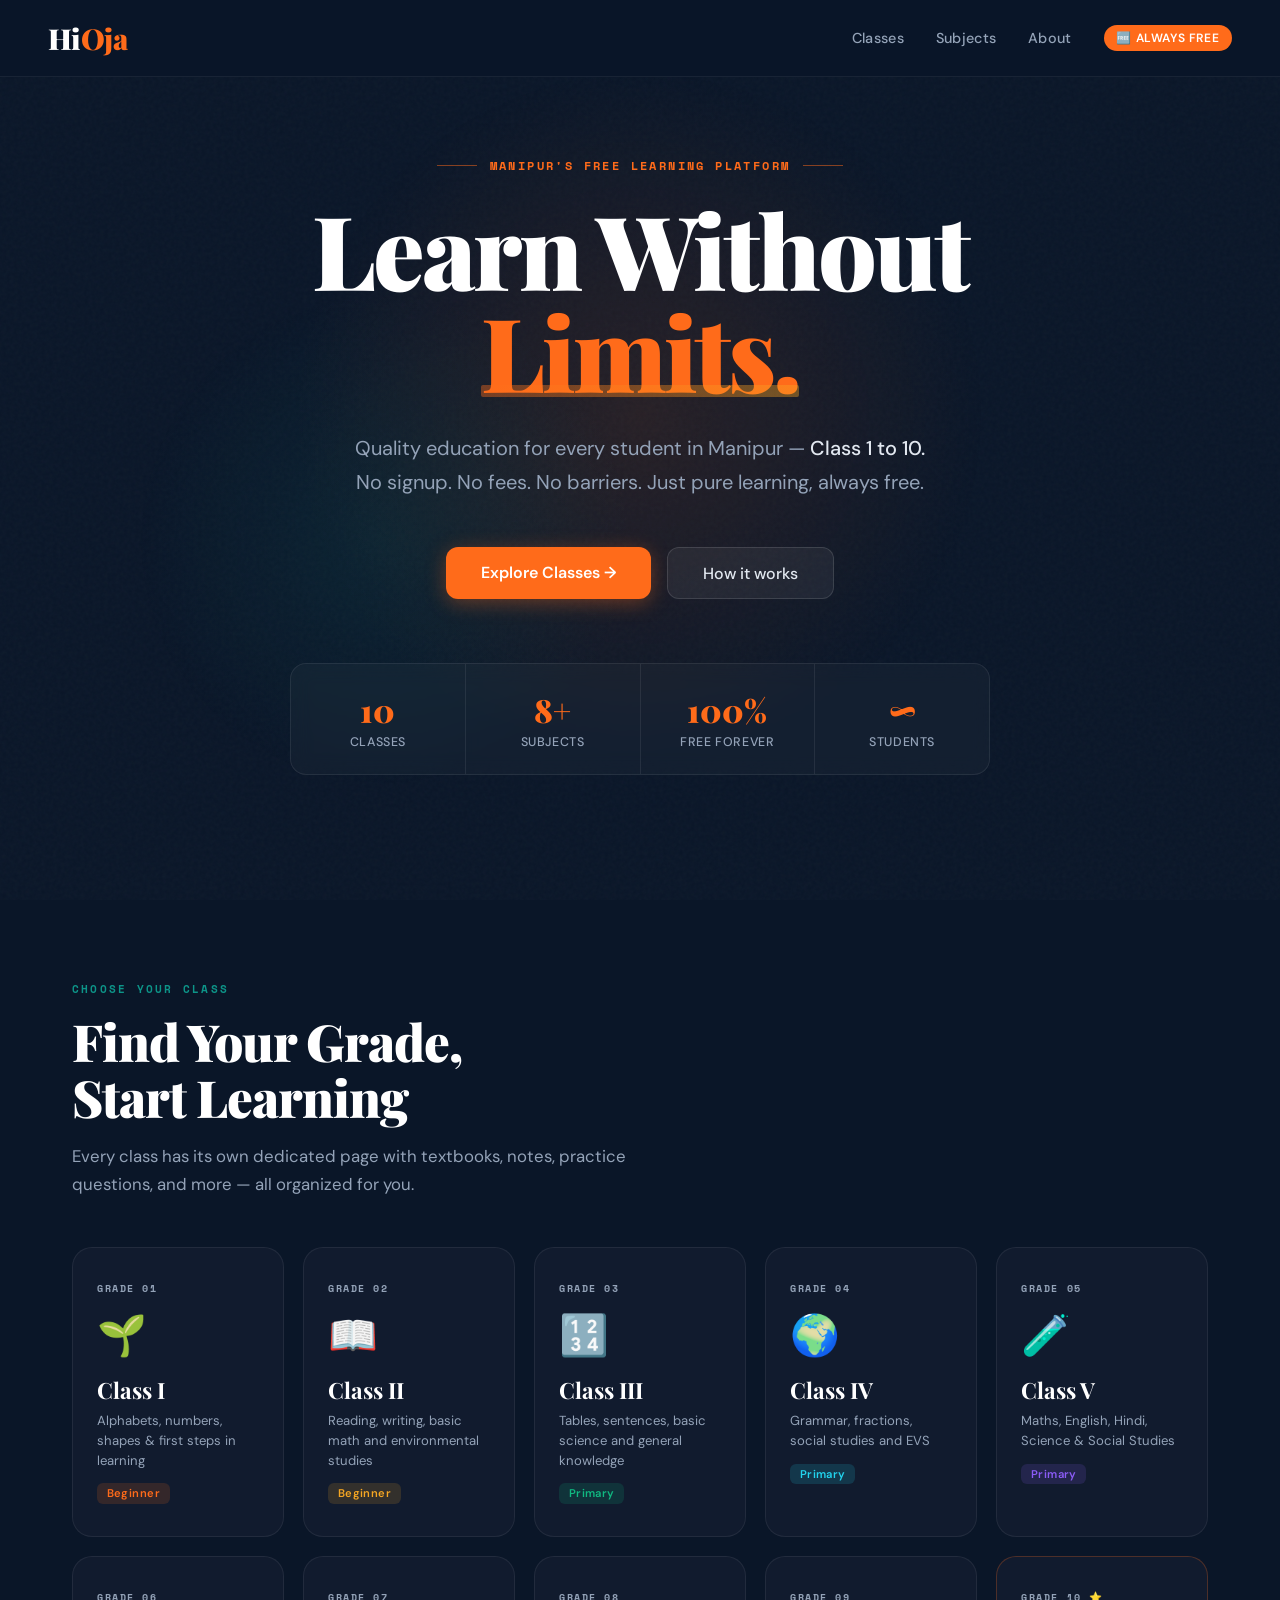
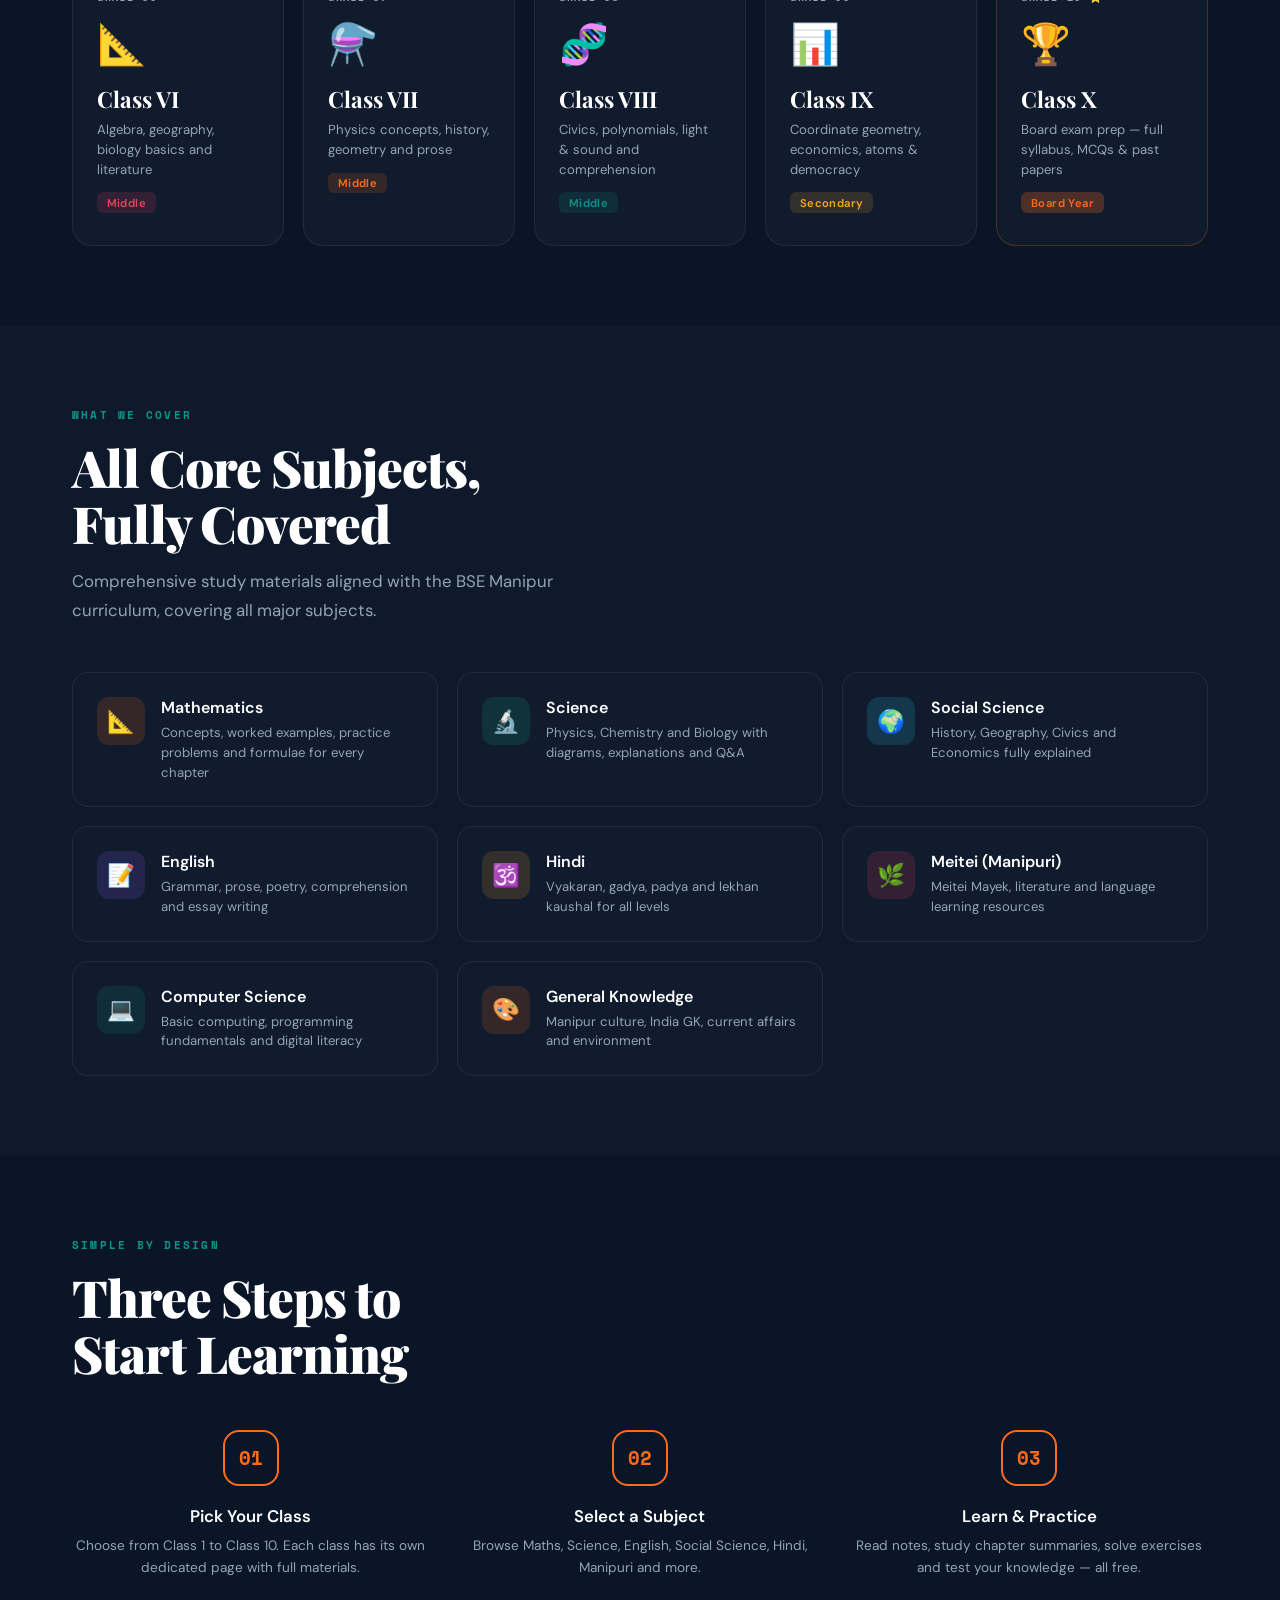
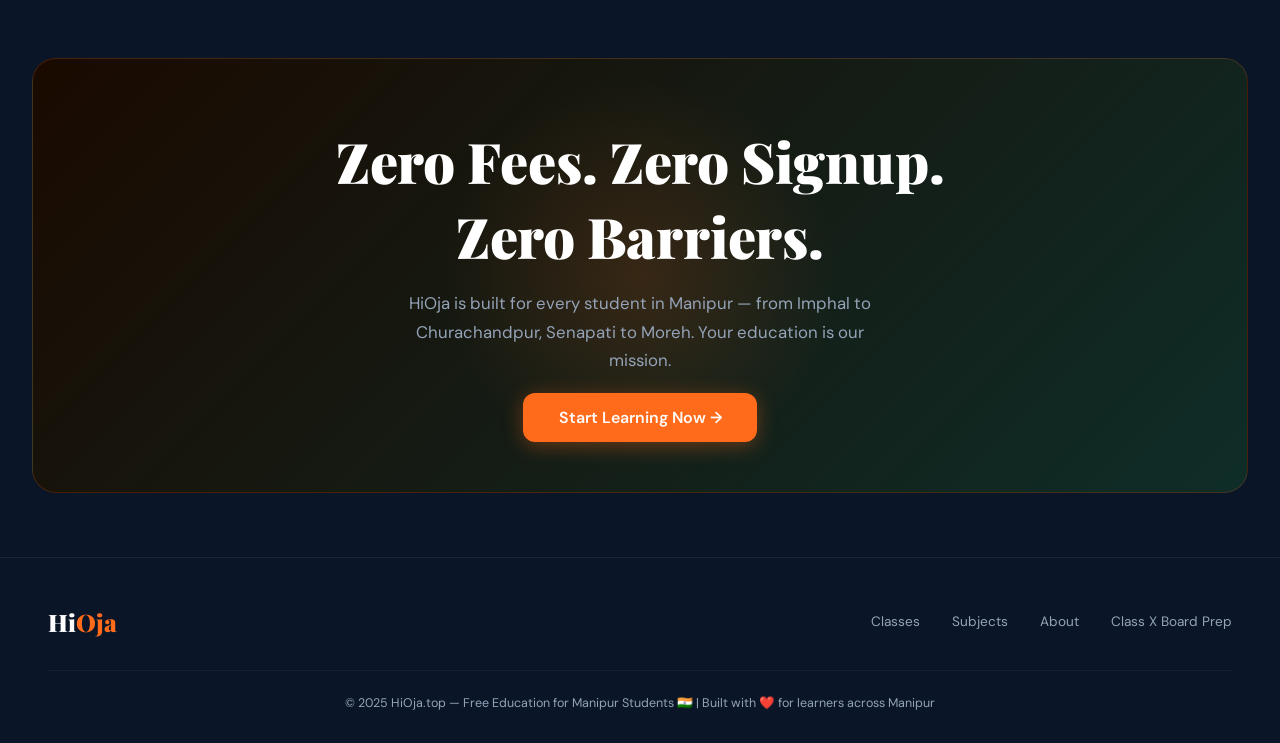
<file: index.html>
<!DOCTYPE html>
<html lang="en">
<head>
<meta charset="UTF-8">
<meta name="viewport" content="width=device-width, initial-scale=1.0">
<title>HiOja — Free Learning for Manipur Students</title>
<link rel="preconnect" href="https://fonts.googleapis.com">
<link href="https://fonts.googleapis.com/css2?family=Playfair+Display:wght@700;900&family=DM+Sans:wght@300;400;500;600&family=Space+Mono:wght@400;700&display=swap" rel="stylesheet">
<style>
  :root {
    --saffron: #FF6B1A;
    --gold: #F5A623;
    --teal: #0D9488;
    --deep: #0A1628;
    --card: #111B2E;
    --muted: #94A3B8;
    --light: #E2E8F0;
    --white: #FFFFFF;
    --accent: #22D3EE;
    --green: #10B981;
    --purple: #8B5CF6;
    --rose: #F43F5E;
  }
  *, *::before, *::after { box-sizing: border-box; margin: 0; padding: 0; }
  html { scroll-behavior: smooth; }
  body {
    background: var(--deep);
    color: var(--light);
    font-family: 'DM Sans', sans-serif;
    overflow-x: hidden;
    min-height: 100vh;
  }

  /* NOISE TEXTURE */
  body::before {
    content: '';
    position: fixed; inset: 0; z-index: 0;
    background-image: url("data:image/svg+xml,%3Csvg viewBox='0 0 256 256' xmlns='http://www.w3.org/2000/svg'%3E%3Cfilter id='noise'%3E%3CfeTurbulence type='fractalNoise' baseFrequency='0.9' numOctaves='4' stitchTiles='stitch'/%3E%3C/filter%3E%3Crect width='100%25' height='100%25' filter='url(%23noise)' opacity='0.03'/%3E%3C/svg%3E");
    pointer-events: none;
  }

  /* NAV */
  nav {
    position: fixed; top: 0; left: 0; right: 0; z-index: 100;
    display: flex; align-items: center; justify-content: space-between;
    padding: 1.2rem 3rem;
    background: rgba(10,22,40,0.85);
    backdrop-filter: blur(20px);
    border-bottom: 1px solid rgba(255,255,255,0.06);
  }
  .logo {
    font-family: 'Playfair Display', serif;
    font-size: 1.8rem; font-weight: 900;
    color: var(--white);
    text-decoration: none;
    letter-spacing: -0.02em;
  }
  .logo span { color: var(--saffron); }
  .nav-links { display: flex; gap: 2rem; align-items: center; }
  .nav-links a {
    color: var(--muted); text-decoration: none;
    font-size: 0.9rem; font-weight: 500;
    transition: color 0.2s;
    letter-spacing: 0.02em;
  }
  .nav-links a:hover { color: var(--white); }
  .nav-badge {
    background: var(--saffron);
    color: var(--white);
    font-size: 0.75rem; font-weight: 600;
    padding: 0.3rem 0.8rem;
    border-radius: 100px;
    letter-spacing: 0.05em;
    text-transform: uppercase;
  }

  /* HERO */
  .hero {
    min-height: 100vh;
    display: flex; flex-direction: column;
    justify-content: center; align-items: center;
    text-align: center;
    padding: 6rem 2rem 4rem;
    position: relative;
    overflow: hidden;
  }
  .hero-glow {
    position: absolute;
    width: 700px; height: 700px;
    border-radius: 50%;
    background: radial-gradient(circle, rgba(255,107,26,0.12) 0%, transparent 70%);
    top: 50%; left: 50%; transform: translate(-50%,-55%);
    pointer-events: none;
  }
  .hero-glow-2 {
    position: absolute;
    width: 500px; height: 500px;
    border-radius: 50%;
    background: radial-gradient(circle, rgba(13,148,136,0.1) 0%, transparent 70%);
    top: 60%; left: 30%; transform: translate(-50%,-50%);
    pointer-events: none;
  }
  .hero-eyebrow {
    font-family: 'Space Mono', monospace;
    font-size: 0.75rem; font-weight: 700;
    color: var(--saffron);
    letter-spacing: 0.2em;
    text-transform: uppercase;
    margin-bottom: 1.5rem;
    position: relative;
    display: flex; align-items: center; gap: 0.8rem;
  }
  .hero-eyebrow::before, .hero-eyebrow::after {
    content: ''; display: block;
    width: 40px; height: 1px;
    background: var(--saffron); opacity: 0.5;
  }
  .hero h1 {
    font-family: 'Playfair Display', serif;
    font-size: clamp(3rem, 8vw, 7rem);
    font-weight: 900;
    line-height: 1.0;
    letter-spacing: -0.03em;
    color: var(--white);
    margin-bottom: 0.3rem;
    position: relative;
  }
  .hero h1 .highlight {
    color: var(--saffron);
    position: relative;
    display: inline-block;
  }
  .hero h1 .highlight::after {
    content: '';
    position: absolute; bottom: 0.05em; left: 0; right: 0;
    height: 0.12em;
    background: linear-gradient(90deg, var(--saffron), var(--gold));
    border-radius: 2px;
    opacity: 0.4;
  }
  .hero-sub {
    font-size: clamp(1rem, 2.5vw, 1.25rem);
    color: var(--muted);
    max-width: 600px;
    line-height: 1.7;
    margin: 1.5rem auto 3rem;
    position: relative;
  }
  .hero-sub strong { color: var(--light); font-weight: 500; }
  .hero-actions { display: flex; gap: 1rem; flex-wrap: wrap; justify-content: center; position: relative; }
  .btn-primary {
    background: var(--saffron);
    color: var(--white);
    border: none; cursor: pointer;
    padding: 0.9rem 2.2rem;
    border-radius: 12px;
    font-family: 'DM Sans', sans-serif;
    font-size: 1rem; font-weight: 600;
    text-decoration: none;
    transition: transform 0.2s, box-shadow 0.2s;
    box-shadow: 0 4px 20px rgba(255,107,26,0.35);
  }
  .btn-primary:hover { transform: translateY(-2px); box-shadow: 0 8px 30px rgba(255,107,26,0.45); }
  .btn-ghost {
    background: rgba(255,255,255,0.06);
    color: var(--light);
    border: 1px solid rgba(255,255,255,0.12);
    cursor: pointer;
    padding: 0.9rem 2.2rem;
    border-radius: 12px;
    font-family: 'DM Sans', sans-serif;
    font-size: 1rem; font-weight: 500;
    text-decoration: none;
    transition: background 0.2s, transform 0.2s;
  }
  .btn-ghost:hover { background: rgba(255,255,255,0.1); transform: translateY(-2px); }

  /* STATS BAR */
  .stats-bar {
    display: flex; gap: 0; flex-wrap: wrap;
    margin: 4rem auto 0;
    border: 1px solid rgba(255,255,255,0.08);
    border-radius: 16px; overflow: hidden;
    max-width: 700px; width: 100%;
    position: relative;
    background: rgba(255,255,255,0.03);
    backdrop-filter: blur(10px);
  }
  .stat-item {
    flex: 1; min-width: 150px;
    padding: 1.5rem 1rem;
    text-align: center;
    border-right: 1px solid rgba(255,255,255,0.08);
  }
  .stat-item:last-child { border-right: none; }
  .stat-num {
    font-family: 'Playfair Display', serif;
    font-size: 2rem; font-weight: 900;
    color: var(--saffron);
    display: block;
  }
  .stat-label {
    font-size: 0.78rem; color: var(--muted);
    letter-spacing: 0.05em; text-transform: uppercase;
    font-weight: 500; margin-top: 0.2rem;
  }

  /* SECTION */
  section { position: relative; z-index: 1; }
  .section-inner { max-width: 1200px; margin: 0 auto; padding: 5rem 2rem; }
  .section-label {
    font-family: 'Space Mono', monospace;
    font-size: 0.7rem; font-weight: 700;
    color: var(--teal);
    letter-spacing: 0.2em; text-transform: uppercase;
    margin-bottom: 1rem;
  }
  .section-title {
    font-family: 'Playfair Display', serif;
    font-size: clamp(2rem, 4vw, 3.2rem);
    font-weight: 900;
    line-height: 1.1;
    letter-spacing: -0.02em;
    color: var(--white);
    margin-bottom: 1rem;
  }
  .section-desc {
    color: var(--muted); font-size: 1.05rem;
    line-height: 1.7; max-width: 560px;
  }

  /* CLASS GRID */
  .classes-grid {
    display: grid;
    grid-template-columns: repeat(auto-fill, minmax(200px, 1fr));
    gap: 1.2rem;
    margin-top: 3rem;
  }
  .class-card {
    background: var(--card);
    border: 1px solid rgba(255,255,255,0.07);
    border-radius: 20px;
    padding: 2rem 1.5rem;
    cursor: pointer;
    text-decoration: none;
    display: block;
    transition: transform 0.25s, box-shadow 0.25s, border-color 0.25s;
    position: relative;
    overflow: hidden;
  }
  .class-card::before {
    content: '';
    position: absolute; inset: 0;
    background: linear-gradient(135deg, var(--card-color, rgba(255,107,26,0.12)), transparent);
    opacity: 0; transition: opacity 0.25s;
  }
  .class-card:hover { transform: translateY(-6px); border-color: rgba(255,255,255,0.18); }
  .class-card:hover::before { opacity: 1; }
  .class-card:hover .class-arrow { opacity: 1; transform: translateX(0); }
  .class-num {
    font-family: 'Space Mono', monospace;
    font-size: 0.65rem; font-weight: 700;
    color: var(--muted);
    letter-spacing: 0.15em;
    text-transform: uppercase;
    margin-bottom: 0.8rem;
  }
  .class-emoji { font-size: 2.5rem; margin-bottom: 1rem; display: block; }
  .class-name {
    font-family: 'Playfair Display', serif;
    font-size: 1.4rem; font-weight: 700;
    color: var(--white); line-height: 1.2;
    margin-bottom: 0.5rem;
  }
  .class-desc { font-size: 0.82rem; color: var(--muted); line-height: 1.5; }
  .class-arrow {
    position: absolute; bottom: 1.5rem; right: 1.5rem;
    width: 32px; height: 32px;
    background: var(--saffron);
    border-radius: 50%;
    display: flex; align-items: center; justify-content: center;
    opacity: 0; transform: translateX(-8px);
    transition: opacity 0.25s, transform 0.25s;
    font-size: 0.8rem;
  }
  .class-tag {
    display: inline-block;
    padding: 0.2rem 0.6rem;
    border-radius: 6px;
    font-size: 0.7rem; font-weight: 600;
    margin-top: 0.8rem;
    letter-spacing: 0.04em;
  }

  /* SUBJECTS FEATURE */
  .subjects-section { background: rgba(255,255,255,0.02); }
  .subjects-grid {
    display: grid;
    grid-template-columns: repeat(auto-fill, minmax(280px, 1fr));
    gap: 1.2rem;
    margin-top: 3rem;
  }
  .subject-card {
    background: var(--card);
    border: 1px solid rgba(255,255,255,0.07);
    border-radius: 16px;
    padding: 1.5rem;
    display: flex; align-items: flex-start; gap: 1rem;
    transition: transform 0.2s, border-color 0.2s;
  }
  .subject-card:hover { transform: translateY(-3px); border-color: rgba(255,255,255,0.15); }
  .subject-icon {
    width: 48px; height: 48px; flex-shrink: 0;
    border-radius: 12px;
    display: flex; align-items: center; justify-content: center;
    font-size: 1.4rem;
  }
  .subject-info h3 { font-size: 1rem; font-weight: 600; color: var(--white); margin-bottom: 0.3rem; }
  .subject-info p { font-size: 0.82rem; color: var(--muted); line-height: 1.5; }

  /* HOW IT WORKS */
  .steps-row {
    display: grid;
    grid-template-columns: repeat(auto-fit, minmax(220px, 1fr));
    gap: 2rem;
    margin-top: 3rem;
  }
  .step { text-align: center; }
  .step-num {
    width: 56px; height: 56px;
    border: 2px solid var(--saffron);
    border-radius: 16px;
    display: flex; align-items: center; justify-content: center;
    margin: 0 auto 1.2rem;
    font-family: 'Space Mono', monospace;
    font-size: 1.2rem; font-weight: 700;
    color: var(--saffron);
  }
  .step h3 { font-size: 1.05rem; font-weight: 600; color: var(--white); margin-bottom: 0.5rem; }
  .step p { font-size: 0.85rem; color: var(--muted); line-height: 1.6; }

  /* BANNER */
  .free-banner {
    margin: 0 2rem;
    border-radius: 24px;
    background: linear-gradient(135deg, #1a0a00, #0f2d28);
    border: 1px solid rgba(255,107,26,0.2);
    padding: 4rem 3rem;
    text-align: center;
    position: relative; overflow: hidden;
  }
  .free-banner::before {
    content: '';
    position: absolute;
    width: 400px; height: 400px;
    background: radial-gradient(circle, rgba(255,107,26,0.15) 0%, transparent 70%);
    top: 50%; left: 50%; transform: translate(-50%,-50%);
  }
  .free-banner h2 {
    font-family: 'Playfair Display', serif;
    font-size: clamp(2rem, 5vw, 3.5rem);
    font-weight: 900; color: var(--white);
    position: relative; margin-bottom: 1rem;
  }
  .free-banner p { color: var(--muted); font-size: 1.05rem; max-width: 500px; margin: 0 auto 2rem; position: relative; line-height: 1.7; }

  /* FOOTER */
  footer {
    border-top: 1px solid rgba(255,255,255,0.07);
    padding: 3rem 3rem 2rem;
    display: flex; justify-content: space-between; align-items: center;
    flex-wrap: wrap; gap: 1.5rem;
    margin-top: 4rem;
  }
  .footer-logo {
    font-family: 'Playfair Display', serif;
    font-size: 1.5rem; font-weight: 900;
    color: var(--white); text-decoration: none;
  }
  .footer-logo span { color: var(--saffron); }
  .footer-links { display: flex; gap: 2rem; flex-wrap: wrap; }
  .footer-links a { color: var(--muted); text-decoration: none; font-size: 0.85rem; transition: color 0.2s; }
  .footer-links a:hover { color: var(--white); }
  .footer-copy { color: var(--muted); font-size: 0.78rem; width: 100%; text-align: center; border-top: 1px solid rgba(255,255,255,0.05); padding-top: 1.5rem; margin-top: 0.5rem; }

  /* SCROLL ANIMATION */
  .fade-in { opacity: 0; transform: translateY(30px); transition: opacity 0.6s ease, transform 0.6s ease; }
  .fade-in.visible { opacity: 1; transform: translateY(0); }

  @media (max-width: 768px) {
    nav { padding: 1rem 1.2rem; }
    .nav-links { display: none; }
    .free-banner { margin: 0 1rem; padding: 2.5rem 1.5rem; }
    footer { padding: 2rem 1.2rem; flex-direction: column; text-align: center; }
  }
</style>
</head>
<body>

<nav>
  <a href="index.html" class="logo">Hi<span>Oja</span></a>
  <div class="nav-links">
    <a href="#classes">Classes</a>
    <a href="#subjects">Subjects</a>
    <a href="#about">About</a>
    <span class="nav-badge">🆓 Always Free</span>
  </div>
</nav>

<!-- HERO -->
<section class="hero">
  <div class="hero-glow"></div>
  <div class="hero-glow-2"></div>

  <div class="hero-eyebrow">Manipur's Free Learning Platform</div>

  <h1>Learn Without<br><span class="highlight">Limits.</span></h1>

  <p class="hero-sub">
    Quality education for every student in Manipur — <strong>Class 1 to 10.</strong>
    No signup. No fees. No barriers. Just pure learning, always free.
  </p>

  <div class="hero-actions">
    <a href="#classes" class="btn-primary">Explore Classes →</a>
    <a href="#about" class="btn-ghost">How it works</a>
  </div>

  <div class="stats-bar fade-in">
    <div class="stat-item">
      <span class="stat-num">10</span>
      <div class="stat-label">Classes</div>
    </div>
    <div class="stat-item">
      <span class="stat-num">8+</span>
      <div class="stat-label">Subjects</div>
    </div>
    <div class="stat-item">
      <span class="stat-num">100%</span>
      <div class="stat-label">Free Forever</div>
    </div>
    <div class="stat-item">
      <span class="stat-num">∞</span>
      <div class="stat-label">Students</div>
    </div>
  </div>
</section>

<!-- CLASSES -->
<section id="classes">
  <div class="section-inner">
    <div class="fade-in">
      <div class="section-label">Choose Your Class</div>
      <h2 class="section-title">Find Your Grade,<br>Start Learning</h2>
      <p class="section-desc">Every class has its own dedicated page with textbooks, notes, practice questions, and more — all organized for you.</p>
    </div>
    <div class="classes-grid">
      <!-- Class 1 -->
      <a href="class1.html" class="class-card fade-in" style="--card-color: rgba(255,107,26,0.12)">
        <div class="class-num">Grade 01</div>
        <span class="class-emoji">🌱</span>
        <div class="class-name">Class I</div>
        <div class="class-desc">Alphabets, numbers, shapes & first steps in learning</div>
        <span class="class-tag" style="background:rgba(255,107,26,0.15);color:#FF6B1A;">Beginner</span>
        <div class="class-arrow">→</div>
      </a>
      <!-- Class 2 -->
      <a href="class2.html" class="class-card fade-in" style="--card-color: rgba(245,166,35,0.12)">
        <div class="class-num">Grade 02</div>
        <span class="class-emoji">📖</span>
        <div class="class-name">Class II</div>
        <div class="class-desc">Reading, writing, basic math and environmental studies</div>
        <span class="class-tag" style="background:rgba(245,166,35,0.15);color:#F5A623;">Beginner</span>
        <div class="class-arrow">→</div>
      </a>
      <!-- Class 3 -->
      <a href="class3.html" class="class-card fade-in" style="--card-color: rgba(16,185,129,0.12)">
        <div class="class-num">Grade 03</div>
        <span class="class-emoji">🔢</span>
        <div class="class-name">Class III</div>
        <div class="class-desc">Tables, sentences, basic science and general knowledge</div>
        <span class="class-tag" style="background:rgba(16,185,129,0.15);color:#10B981;">Primary</span>
        <div class="class-arrow">→</div>
      </a>
      <!-- Class 4 -->
      <a href="class4.html" class="class-card fade-in" style="--card-color: rgba(34,211,238,0.12)">
        <div class="class-num">Grade 04</div>
        <span class="class-emoji">🌍</span>
        <div class="class-name">Class IV</div>
        <div class="class-desc">Grammar, fractions, social studies and EVS</div>
        <span class="class-tag" style="background:rgba(34,211,238,0.15);color:#22D3EE;">Primary</span>
        <div class="class-arrow">→</div>
      </a>
      <!-- Class 5 -->
      <a href="class5.html" class="class-card fade-in" style="--card-color: rgba(139,92,246,0.12)">
        <div class="class-num">Grade 05</div>
        <span class="class-emoji">🧪</span>
        <div class="class-name">Class V</div>
        <div class="class-desc">Maths, English, Hindi, Science & Social Studies</div>
        <span class="class-tag" style="background:rgba(139,92,246,0.15);color:#8B5CF6;">Primary</span>
        <div class="class-arrow">→</div>
      </a>
      <!-- Class 6 -->
      <a href="class6.html" class="class-card fade-in" style="--card-color: rgba(244,63,94,0.12)">
        <div class="class-num">Grade 06</div>
        <span class="class-emoji">📐</span>
        <div class="class-name">Class VI</div>
        <div class="class-desc">Algebra, geography, biology basics and literature</div>
        <span class="class-tag" style="background:rgba(244,63,94,0.15);color:#F43F5E;">Middle</span>
        <div class="class-arrow">→</div>
      </a>
      <!-- Class 7 -->
      <a href="class7.html" class="class-card fade-in" style="--card-color: rgba(255,107,26,0.12)">
        <div class="class-num">Grade 07</div>
        <span class="class-emoji">⚗️</span>
        <div class="class-name">Class VII</div>
        <div class="class-desc">Physics concepts, history, geometry and prose</div>
        <span class="class-tag" style="background:rgba(255,107,26,0.15);color:#FF6B1A;">Middle</span>
        <div class="class-arrow">→</div>
      </a>
      <!-- Class 8 -->
      <a href="class8.html" class="class-card fade-in" style="--card-color: rgba(13,148,136,0.12)">
        <div class="class-num">Grade 08</div>
        <span class="class-emoji">🧬</span>
        <div class="class-name">Class VIII</div>
        <div class="class-desc">Civics, polynomials, light & sound and comprehension</div>
        <span class="class-tag" style="background:rgba(13,148,136,0.15);color:#0D9488;">Middle</span>
        <div class="class-arrow">→</div>
      </a>
      <!-- Class 9 -->
      <a href="class9.html" class="class-card fade-in" style="--card-color: rgba(245,166,35,0.12)">
        <div class="class-num">Grade 09</div>
        <span class="class-emoji">📊</span>
        <div class="class-name">Class IX</div>
        <div class="class-desc">Coordinate geometry, economics, atoms & democracy</div>
        <span class="class-tag" style="background:rgba(245,166,35,0.15);color:#F5A623;">Secondary</span>
        <div class="class-arrow">→</div>
      </a>
      <!-- Class 10 -->
      <a href="class10.html" class="class-card fade-in" style="--card-color: rgba(255,107,26,0.18); border-color: rgba(255,107,26,0.25);">
        <div class="class-num">Grade 10 ⭐</div>
        <span class="class-emoji">🏆</span>
        <div class="class-name">Class X</div>
        <div class="class-desc">Board exam prep — full syllabus, MCQs & past papers</div>
        <span class="class-tag" style="background:rgba(255,107,26,0.25);color:#FF6B1A;">Board Year</span>
        <div class="class-arrow">→</div>
      </a>
    </div>
  </div>
</section>

<!-- SUBJECTS -->
<section id="subjects" class="subjects-section">
  <div class="section-inner">
    <div class="fade-in">
      <div class="section-label">What We Cover</div>
      <h2 class="section-title">All Core Subjects,<br>Fully Covered</h2>
      <p class="section-desc">Comprehensive study materials aligned with the BSE Manipur curriculum, covering all major subjects.</p>
    </div>
    <div class="subjects-grid">
      <div class="subject-card fade-in">
        <div class="subject-icon" style="background:rgba(255,107,26,0.15)">📐</div>
        <div class="subject-info">
          <h3>Mathematics</h3>
          <p>Concepts, worked examples, practice problems and formulae for every chapter</p>
        </div>
      </div>
      <div class="subject-card fade-in">
        <div class="subject-icon" style="background:rgba(16,185,129,0.15)">🔬</div>
        <div class="subject-info">
          <h3>Science</h3>
          <p>Physics, Chemistry and Biology with diagrams, explanations and Q&A</p>
        </div>
      </div>
      <div class="subject-card fade-in">
        <div class="subject-icon" style="background:rgba(34,211,238,0.15)">🌍</div>
        <div class="subject-info">
          <h3>Social Science</h3>
          <p>History, Geography, Civics and Economics fully explained</p>
        </div>
      </div>
      <div class="subject-card fade-in">
        <div class="subject-icon" style="background:rgba(139,92,246,0.15)">📝</div>
        <div class="subject-info">
          <h3>English</h3>
          <p>Grammar, prose, poetry, comprehension and essay writing</p>
        </div>
      </div>
      <div class="subject-card fade-in">
        <div class="subject-icon" style="background:rgba(245,166,35,0.15)">🕉️</div>
        <div class="subject-info">
          <h3>Hindi</h3>
          <p>Vyakaran, gadya, padya and lekhan kaushal for all levels</p>
        </div>
      </div>
      <div class="subject-card fade-in">
        <div class="subject-icon" style="background:rgba(244,63,94,0.15)">🌿</div>
        <div class="subject-info">
          <h3>Meitei (Manipuri)</h3>
          <p>Meitei Mayek, literature and language learning resources</p>
        </div>
      </div>
      <div class="subject-card fade-in">
        <div class="subject-icon" style="background:rgba(13,148,136,0.15)">💻</div>
        <div class="subject-info">
          <h3>Computer Science</h3>
          <p>Basic computing, programming fundamentals and digital literacy</p>
        </div>
      </div>
      <div class="subject-card fade-in">
        <div class="subject-icon" style="background:rgba(255,107,26,0.15)">🎨</div>
        <div class="subject-info">
          <h3>General Knowledge</h3>
          <p>Manipur culture, India GK, current affairs and environment</p>
        </div>
      </div>
    </div>
  </div>
</section>

<!-- HOW IT WORKS -->
<section id="about">
  <div class="section-inner">
    <div class="fade-in">
      <div class="section-label">Simple by Design</div>
      <h2 class="section-title">Three Steps to<br>Start Learning</h2>
    </div>
    <div class="steps-row">
      <div class="step fade-in">
        <div class="step-num">01</div>
        <h3>Pick Your Class</h3>
        <p>Choose from Class 1 to Class 10. Each class has its own dedicated page with full materials.</p>
      </div>
      <div class="step fade-in">
        <div class="step-num">02</div>
        <h3>Select a Subject</h3>
        <p>Browse Maths, Science, English, Social Science, Hindi, Manipuri and more.</p>
      </div>
      <div class="step fade-in">
        <div class="step-num">03</div>
        <h3>Learn & Practice</h3>
        <p>Read notes, study chapter summaries, solve exercises and test your knowledge — all free.</p>
      </div>
    </div>
  </div>
</section>

<!-- FREE BANNER -->
<div class="free-banner fade-in">
  <h2>Zero Fees. Zero Signup.<br>Zero Barriers.</h2>
  <p>HiOja is built for every student in Manipur — from Imphal to Churachandpur, Senapati to Moreh. Your education is our mission.</p>
  <a href="#classes" class="btn-primary">Start Learning Now →</a>
</div>

<!-- FOOTER -->
<footer>
  <a href="index.html" class="footer-logo">Hi<span>Oja</span></a>
  <div class="footer-links">
    <a href="#classes">Classes</a>
    <a href="#subjects">Subjects</a>
    <a href="#about">About</a>
    <a href="class10.html">Class X Board Prep</a>
  </div>
  <div class="footer-copy">
    © 2025 HiOja.top — Free Education for Manipur Students 🇮🇳 | Built with ❤️ for learners across Manipur
  </div>
</footer>

<script>
  // Intersection Observer for fade-in animations
  const observer = new IntersectionObserver((entries) => {
    entries.forEach(el => {
      if (el.isIntersecting) { el.target.classList.add('visible'); }
    });
  }, { threshold: 0.1, rootMargin: '0px 0px -50px 0px' });
  document.querySelectorAll('.fade-in').forEach(el => observer.observe(el));
</script>
</body>
</html>
</file>
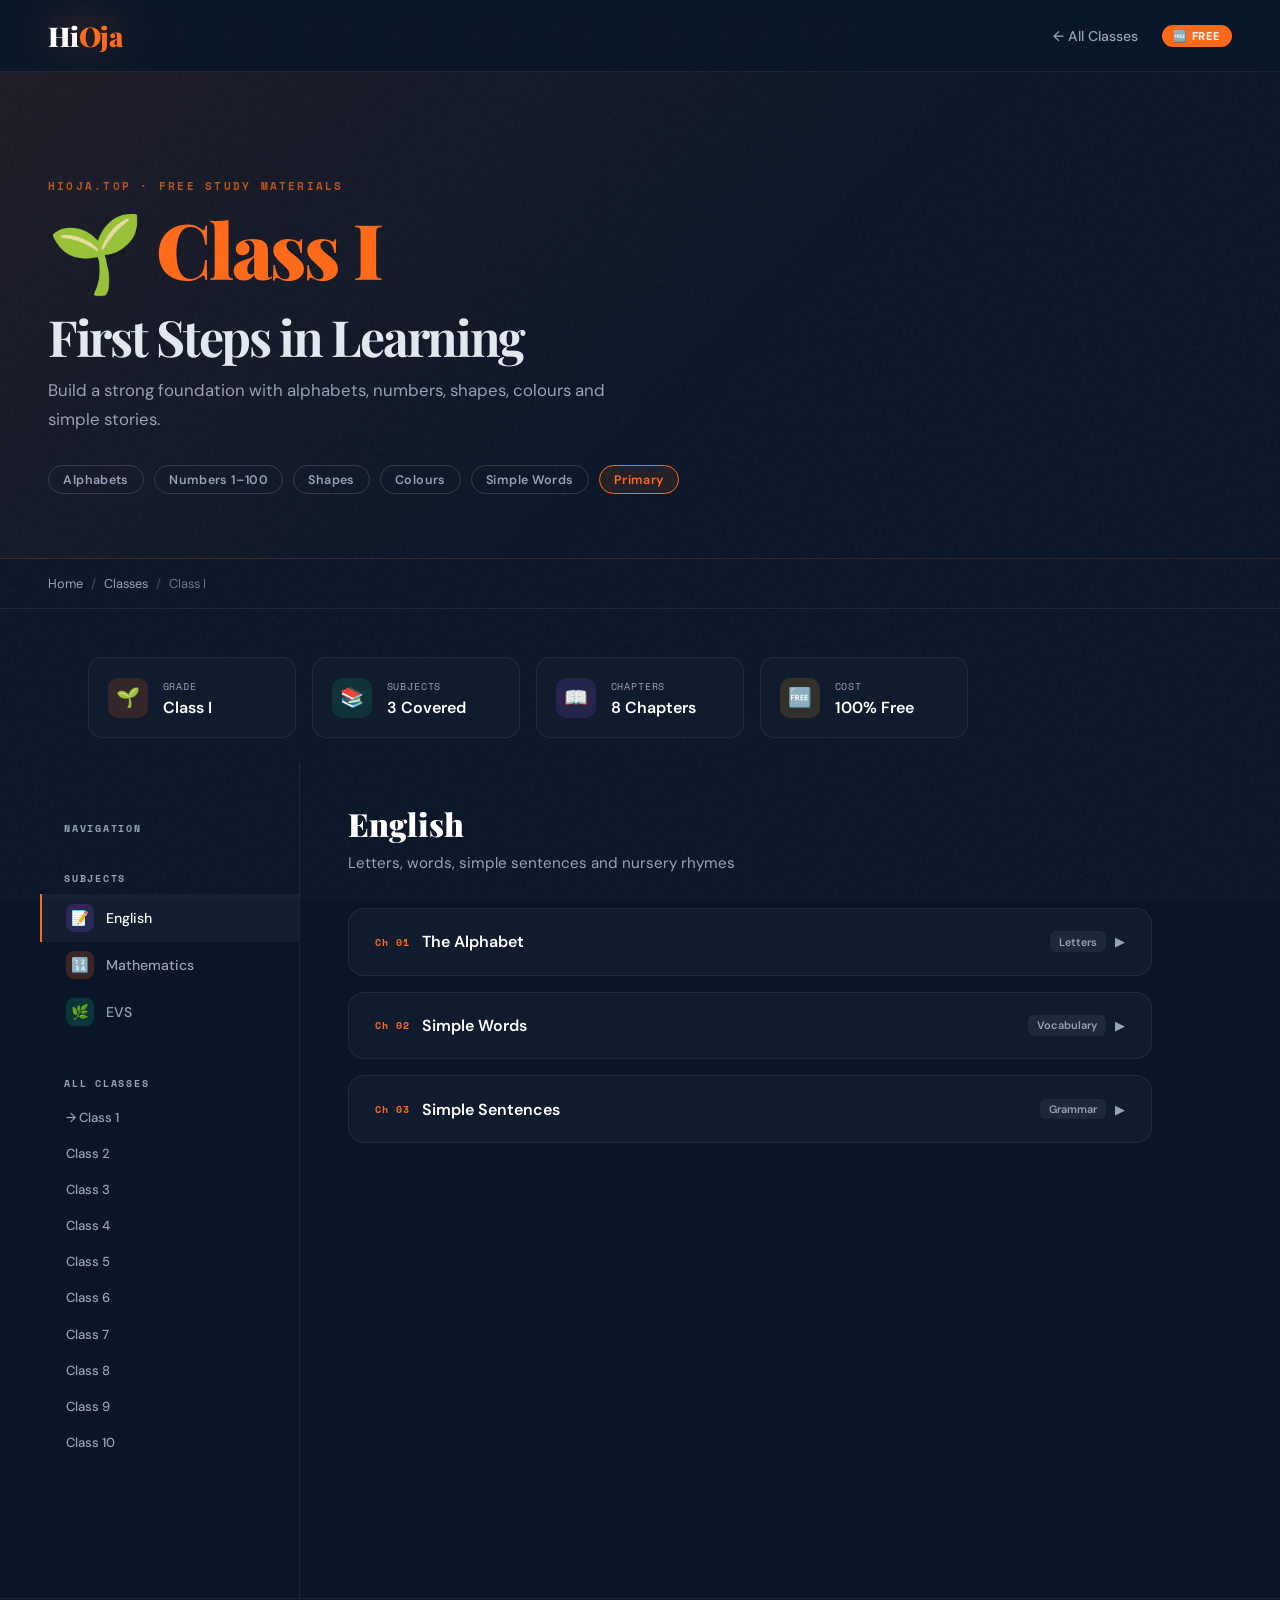
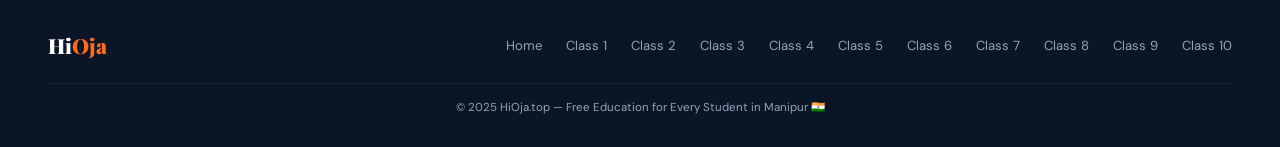
<file: class1.html>
<!DOCTYPE html>
<html lang="en">
<head>
<meta charset="UTF-8">
<meta name="viewport" content="width=device-width, initial-scale=1.0">
<title>HiOja — Class I Study Materials</title>
<link rel="stylesheet" href="shared.css">
<style>
  .class-hero { background: linear-gradient(135deg, rgba(255,107,26,0.08) 0%, transparent 60%); border-bottom-color: rgba(255,107,26,0.15); }
  .class-eyebrow { color: #FF6B1A; }
  .class-hero h1 em { color: #FF6B1A; }
  .ch-btn.primary { background: #FF6B1A; }
  .step-num { border-color: #FF6B1A; color: #FF6B1A; }
  .sidebar-link.active { border-left-color: #FF6B1A !important; }
  .chapter-card.open { border-color: #FF6B1A; box-shadow: 0 0 0 1px rgba(255,107,26,.2); }
  .chapter-card.open .ch-chevron { color: #FF6B1A; }
  .ch-num { color: #FF6B1A; }
</style>
</head>
<body>

<nav>
  <a href="index.html" class="logo">Hi<span>Oja</span></a>
  <div class="nav-right">
    <a href="index.html" class="back-btn">← All Classes</a>
    <span class="nav-badge">🆓 Free</span>
  </div>
</nav>

<div class="class-nav">
  <a href="class1.html" class="active-class">Class 1</a><a href="class2.html" class="">Class 2</a><a href="class3.html" class="">Class 3</a><a href="class4.html" class="">Class 4</a><a href="class5.html" class="">Class 5</a><a href="class6.html" class="">Class 6</a><a href="class7.html" class="">Class 7</a><a href="class8.html" class="">Class 8</a><a href="class9.html" class="">Class 9</a><a href="class10.html" class="">Class 10</a>
</div>

<div class="class-hero">
  <div class="hero-glow" style="background:radial-gradient(circle, rgba(255,107,26,0.15) 0%, transparent 70%)"></div>
  <div class="class-eyebrow">HiOja.top · Free Study Materials</div>
  <h1>🌱 <em>Class I</em><br><span style="color:var(--light);font-size:.65em;font-weight:700">First Steps in Learning</span></h1>
  <p>Build a strong foundation with alphabets, numbers, shapes, colours and simple stories.</p>
  <div class="hero-chips"><span class="chip" style="border-color:rgba(255,255,255,0.15);color:var(--muted);">Alphabets</span> <span class="chip" style="border-color:rgba(255,255,255,0.15);color:var(--muted);">Numbers 1–100</span> <span class="chip" style="border-color:rgba(255,255,255,0.15);color:var(--muted);">Shapes</span> <span class="chip" style="border-color:rgba(255,255,255,0.15);color:var(--muted);">Colours</span> <span class="chip" style="border-color:rgba(255,255,255,0.15);color:var(--muted);">Simple Words</span>
    <span class="chip" style="border-color:#FF6B1A;color:#FF6B1A;background:rgba(255,107,26,.1)">Primary</span>
  </div>
</div>

<div class="breadcrumb">
  <a href="index.html">Home</a>
  <span>/</span>
  <a href="index.html#classes">Classes</a>
  <span>/</span>
  <span style="color:var(--white)">Class I</span>
</div>

<div style="padding:1.5rem 3rem 0;max-width:1200px;margin:0 auto;position:relative;z-index:1">
  <div class="overview-grid">
    <div class="ov-card fade-in">
      <div class="ov-icon" style="background:rgba(255,107,26,.15)">🌱</div>
      <div class="ov-info"><span>Grade</span><strong>Class I</strong></div>
    </div>
    <div class="ov-card fade-in">
      <div class="ov-icon" style="background:rgba(16,185,129,.15)">📚</div>
      <div class="ov-info"><span>Subjects</span><strong>3 Covered</strong></div>
    </div>
    <div class="ov-card fade-in">
      <div class="ov-icon" style="background:rgba(139,92,246,.15)">📖</div>
      <div class="ov-info"><span>Chapters</span><strong>8 Chapters</strong></div>
    </div>
    <div class="ov-card fade-in">
      <div class="ov-icon" style="background:rgba(245,166,35,.15)">🆓</div>
      <div class="ov-info"><span>Cost</span><strong>100% Free</strong></div>
    </div>
  </div>
</div>

<div class="class-layout" style="max-width:1200px;margin:0 auto">
  <aside class="sidebar">
    <div class="sidebar-label">Navigation</div>
    <div class="sidebar-label">Subjects</div><a class="sidebar-link  active" data-target="english">
  <span class="s-icon" style="background:rgba(139,92,246,0.2)">📝</span>
  English
</a><a class="sidebar-link" data-target="maths">
  <span class="s-icon" style="background:rgba(255,107,26,0.2)">🔢</span>
  Mathematics
</a><a class="sidebar-link" data-target="evs">
  <span class="s-icon" style="background:rgba(16,185,129,0.2)">🌿</span>
  EVS
</a>
    <div class="sidebar-label" style="margin-top:2rem">All Classes</div>
    <a class="sidebar-link" href="class1.html" style="font-size:.82rem">→ Class 1</a><a class="sidebar-link" href="class2.html" style="font-size:.82rem">Class 2</a><a class="sidebar-link" href="class3.html" style="font-size:.82rem">Class 3</a><a class="sidebar-link" href="class4.html" style="font-size:.82rem">Class 4</a><a class="sidebar-link" href="class5.html" style="font-size:.82rem">Class 5</a><a class="sidebar-link" href="class6.html" style="font-size:.82rem">Class 6</a><a class="sidebar-link" href="class7.html" style="font-size:.82rem">Class 7</a><a class="sidebar-link" href="class8.html" style="font-size:.82rem">Class 8</a><a class="sidebar-link" href="class9.html" style="font-size:.82rem">Class 9</a><a class="sidebar-link" href="class10.html" style="font-size:.82rem">Class 10</a>
  </aside>

  <main class="content-area">
    
<div id="english" class="subject-section  active">
  <div class="subject-header">
    <h2>English</h2>
    <p>Letters, words, simple sentences and nursery rhymes</p>
  </div>
  <div class="chapters-grid">
    
<div class="chapter-card fade-in">
  <div class="ch-top">
    <div class="ch-meta">
      <span class="ch-num">Ch 01</span>
      <span class="ch-title">The Alphabet</span>
    </div>
    <div style="display:flex;align-items:center;gap:.6rem">
      <span class="ch-badge">Letters</span>
      <span class="ch-chevron">▶</span>
    </div>
  </div>
  <div class="ch-body">
    <p>Learn all 26 letters of the English alphabet — uppercase and lowercase — with pictures and sounds.</p>
    <div class="ch-topics"><span class="topic-tag">Aa to Zz</span><span class="topic-tag">Uppercase & Lowercase</span><span class="topic-tag">Letter Sounds</span><span class="topic-tag">Letter Shapes</span></div>
    
    <div class="notes-box"><h4>📌 Key Points</h4><ul><li>The alphabet has 26 letters</li><li>Vowels are A, E, I, O, U</li><li>All other letters are consonants</li><li>Letters make words when combined</li></ul></div>
    <div class="mcq-block"><h4>📝 Quick MCQ Practice</h4><div class="mcq-q"><p>How many letters are in the English alphabet?</p><div class="mcq-opts"><button class="mcq-opt" data-correct="0">A. 24</button><button class="mcq-opt" data-correct="0">B. 25</button><button class="mcq-opt" data-correct="1">C. 26</button><button class="mcq-opt" data-correct="0">D. 28</button></div></div><div class="mcq-q"><p>Which of these is a vowel?</p><div class="mcq-opts"><button class="mcq-opt" data-correct="0">A. B</button><button class="mcq-opt" data-correct="0">B. C</button><button class="mcq-opt" data-correct="0">C. D</button><button class="mcq-opt" data-correct="1">D. A</button></div></div></div>
    <div class="ch-actions">
      <a href="#" class="ch-btn primary">📖 Study Notes</a>
      <a href="#" class="ch-btn ghost">📝 Practice Questions</a>
      <a href="#" class="ch-btn ghost">🎯 Previous Year Qs</a>
    </div>
  </div>
</div>

<div class="chapter-card fade-in">
  <div class="ch-top">
    <div class="ch-meta">
      <span class="ch-num">Ch 02</span>
      <span class="ch-title">Simple Words</span>
    </div>
    <div style="display:flex;align-items:center;gap:.6rem">
      <span class="ch-badge">Vocabulary</span>
      <span class="ch-chevron">▶</span>
    </div>
  </div>
  <div class="ch-body">
    <p>Learn 3-letter and 4-letter words using pictures. Cat, dog, sun, hat and more.</p>
    <div class="ch-topics"><span class="topic-tag">3-Letter Words</span><span class="topic-tag">4-Letter Words</span><span class="topic-tag">Word Pictures</span><span class="topic-tag">Reading Aloud</span></div>
    
    <div class="notes-box"><h4>📌 Key Points</h4><ul><li>Words are made of letters</li><li>Short words have 3–4 letters</li><li>Read left to right</li><li>Practice makes perfect</li></ul></div>
    <div class="mcq-block"><h4>📝 Quick MCQ Practice</h4><div class="mcq-q"><p>What does C-A-T spell?</p><div class="mcq-opts"><button class="mcq-opt" data-correct="0">A. Bat</button><button class="mcq-opt" data-correct="1">B. Cat</button><button class="mcq-opt" data-correct="0">C. Rat</button><button class="mcq-opt" data-correct="0">D. Mat</button></div></div><div class="mcq-q"><p>Which is a 3-letter word?</p><div class="mcq-opts"><button class="mcq-opt" data-correct="0">A. Elephant</button><button class="mcq-opt" data-correct="0">B. Book</button><button class="mcq-opt" data-correct="1">C. Sun</button><button class="mcq-opt" data-correct="0">D. House</button></div></div></div>
    <div class="ch-actions">
      <a href="#" class="ch-btn primary">📖 Study Notes</a>
      <a href="#" class="ch-btn ghost">📝 Practice Questions</a>
      <a href="#" class="ch-btn ghost">🎯 Previous Year Qs</a>
    </div>
  </div>
</div>

<div class="chapter-card fade-in">
  <div class="ch-top">
    <div class="ch-meta">
      <span class="ch-num">Ch 03</span>
      <span class="ch-title">Simple Sentences</span>
    </div>
    <div style="display:flex;align-items:center;gap:.6rem">
      <span class="ch-badge">Grammar</span>
      <span class="ch-chevron">▶</span>
    </div>
  </div>
  <div class="ch-body">
    <p>Forming simple sentences using 'I am', 'This is', 'I have'.</p>
    <div class="ch-topics"><span class="topic-tag">I am …</span><span class="topic-tag">This is …</span><span class="topic-tag">I have …</span><span class="topic-tag">Subject & Verb</span></div>
    
    <div class="notes-box"><h4>📌 Key Points</h4><ul><li>A sentence starts with a capital letter</li><li>A sentence ends with a full stop</li><li>'I' is always written in capital</li><li>A sentence must make sense</li></ul></div>
    <div class="mcq-block"><h4>📝 Quick MCQ Practice</h4><div class="mcq-q"><p>Which sentence is correct?</p><div class="mcq-opts"><button class="mcq-opt" data-correct="0">A. i am a boy</button><button class="mcq-opt" data-correct="1">B. I am a boy.</button><button class="mcq-opt" data-correct="0">C. I am a boy</button><button class="mcq-opt" data-correct="0">D. i am a Boy.</button></div></div><div class="mcq-q"><p>What is at the end of a statement?</p><div class="mcq-opts"><button class="mcq-opt" data-correct="0">A. Comma</button><button class="mcq-opt" data-correct="0">B. Question mark</button><button class="mcq-opt" data-correct="1">C. Full stop</button><button class="mcq-opt" data-correct="0">D. Exclamation</button></div></div></div>
    <div class="ch-actions">
      <a href="#" class="ch-btn primary">📖 Study Notes</a>
      <a href="#" class="ch-btn ghost">📝 Practice Questions</a>
      <a href="#" class="ch-btn ghost">🎯 Previous Year Qs</a>
    </div>
  </div>
</div>
  </div>
</div>

<div id="maths" class="subject-section">
  <div class="subject-header">
    <h2>Mathematics</h2>
    <p>Numbers 1–100, addition, subtraction and shapes</p>
  </div>
  <div class="chapters-grid">
    
<div class="chapter-card fade-in">
  <div class="ch-top">
    <div class="ch-meta">
      <span class="ch-num">Ch 01</span>
      <span class="ch-title">Numbers 1 to 20</span>
    </div>
    <div style="display:flex;align-items:center;gap:.6rem">
      <span class="ch-badge">Numbers</span>
      <span class="ch-chevron">▶</span>
    </div>
  </div>
  <div class="ch-body">
    <p>Count, read and write numbers from 1 to 20 using objects and pictures.</p>
    <div class="ch-topics"><span class="topic-tag">Counting Objects</span><span class="topic-tag">Writing Numbers</span><span class="topic-tag">Before & After</span><span class="topic-tag">Greater & Smaller</span></div>
    <div class="formula-box"><h4>🧮 Formulae / Key Expressions</h4><code class="formula">1, 2, 3, 4, 5, 6, 7, 8, 9, 10, 11, 12, 13, 14, 15, 16, 17, 18, 19, 20</code></div>
    <div class="notes-box"><h4>📌 Key Points</h4><ul><li>Count objects one by one</li><li>Write numbers neatly</li><li>The number before 10 is 9</li><li>The number after 10 is 11</li></ul></div>
    <div class="mcq-block"><h4>📝 Quick MCQ Practice</h4><div class="mcq-q"><p>What comes after 15?</p><div class="mcq-opts"><button class="mcq-opt" data-correct="0">A. 14</button><button class="mcq-opt" data-correct="1">B. 16</button><button class="mcq-opt" data-correct="0">C. 17</button><button class="mcq-opt" data-correct="0">D. 13</button></div></div><div class="mcq-q"><p>Which is the biggest number?</p><div class="mcq-opts"><button class="mcq-opt" data-correct="0">A. 7</button><button class="mcq-opt" data-correct="0">B. 12</button><button class="mcq-opt" data-correct="1">C. 19</button><button class="mcq-opt" data-correct="0">D. 4</button></div></div></div>
    <div class="ch-actions">
      <a href="#" class="ch-btn primary">📖 Study Notes</a>
      <a href="#" class="ch-btn ghost">📝 Practice Questions</a>
      <a href="#" class="ch-btn ghost">🎯 Previous Year Qs</a>
    </div>
  </div>
</div>

<div class="chapter-card fade-in">
  <div class="ch-top">
    <div class="ch-meta">
      <span class="ch-num">Ch 02</span>
      <span class="ch-title">Addition</span>
    </div>
    <div style="display:flex;align-items:center;gap:.6rem">
      <span class="ch-badge">Operations</span>
      <span class="ch-chevron">▶</span>
    </div>
  </div>
  <div class="ch-body">
    <p>Adding two small numbers together using pictures, fingers and number lines.</p>
    <div class="ch-topics"><span class="topic-tag">Adding Objects</span><span class="topic-tag">+ Symbol</span><span class="topic-tag">Number Line</span><span class="topic-tag">Word Problems</span></div>
    <div class="formula-box"><h4>🧮 Formulae / Key Expressions</h4><code class="formula">Sum = First Number + Second Number</code><code class="formula">2 + 3 = 5</code><code class="formula">4 + 4 = 8</code></div>
    <div class="notes-box"><h4>📌 Key Points</h4><ul><li>Addition means putting together</li><li>The answer is called the sum</li><li>2 + 3 = 5</li><li>Order doesn't matter: 3+2 = 2+3</li></ul></div>
    <div class="mcq-block"><h4>📝 Quick MCQ Practice</h4><div class="mcq-q"><p>What is 3 + 4?</p><div class="mcq-opts"><button class="mcq-opt" data-correct="0">A. 6</button><button class="mcq-opt" data-correct="1">B. 7</button><button class="mcq-opt" data-correct="0">C. 8</button><button class="mcq-opt" data-correct="0">D. 5</button></div></div><div class="mcq-q"><p>5 + 0 = ?</p><div class="mcq-opts"><button class="mcq-opt" data-correct="0">A. 0</button><button class="mcq-opt" data-correct="0">B. 1</button><button class="mcq-opt" data-correct="1">C. 5</button><button class="mcq-opt" data-correct="0">D. 6</button></div></div></div>
    <div class="ch-actions">
      <a href="#" class="ch-btn primary">📖 Study Notes</a>
      <a href="#" class="ch-btn ghost">📝 Practice Questions</a>
      <a href="#" class="ch-btn ghost">🎯 Previous Year Qs</a>
    </div>
  </div>
</div>

<div class="chapter-card fade-in">
  <div class="ch-top">
    <div class="ch-meta">
      <span class="ch-num">Ch 03</span>
      <span class="ch-title">Shapes</span>
    </div>
    <div style="display:flex;align-items:center;gap:.6rem">
      <span class="ch-badge">Geometry</span>
      <span class="ch-chevron">▶</span>
    </div>
  </div>
  <div class="ch-body">
    <p>Identify and name 2D shapes: circle, square, triangle and rectangle.</p>
    <div class="ch-topics"><span class="topic-tag">Circle</span><span class="topic-tag">Square</span><span class="topic-tag">Triangle</span><span class="topic-tag">Rectangle</span><span class="topic-tag">Corners & Sides</span></div>
    
    <div class="notes-box"><h4>📌 Key Points</h4><ul><li>A circle has no corners</li><li>A square has 4 equal sides</li><li>A triangle has 3 sides</li><li>A rectangle has 2 long and 2 short sides</li></ul></div>
    <div class="mcq-block"><h4>📝 Quick MCQ Practice</h4><div class="mcq-q"><p>How many sides does a triangle have?</p><div class="mcq-opts"><button class="mcq-opt" data-correct="0">A. 2</button><button class="mcq-opt" data-correct="1">B. 3</button><button class="mcq-opt" data-correct="0">C. 4</button><button class="mcq-opt" data-correct="0">D. 5</button></div></div><div class="mcq-q"><p>How many corners does a square have?</p><div class="mcq-opts"><button class="mcq-opt" data-correct="0">A. 3</button><button class="mcq-opt" data-correct="0">B. 5</button><button class="mcq-opt" data-correct="0">C. 6</button><button class="mcq-opt" data-correct="1">D. 4</button></div></div></div>
    <div class="ch-actions">
      <a href="#" class="ch-btn primary">📖 Study Notes</a>
      <a href="#" class="ch-btn ghost">📝 Practice Questions</a>
      <a href="#" class="ch-btn ghost">🎯 Previous Year Qs</a>
    </div>
  </div>
</div>
  </div>
</div>

<div id="evs" class="subject-section">
  <div class="subject-header">
    <h2>EVS</h2>
    <p>My body, my family, animals, plants and seasons</p>
  </div>
  <div class="chapters-grid">
    
<div class="chapter-card fade-in">
  <div class="ch-top">
    <div class="ch-meta">
      <span class="ch-num">Ch 01</span>
      <span class="ch-title">My Body</span>
    </div>
    <div style="display:flex;align-items:center;gap:.6rem">
      <span class="ch-badge">Science</span>
      <span class="ch-chevron">▶</span>
    </div>
  </div>
  <div class="ch-body">
    <p>Learn about parts of the body — head, eyes, nose, mouth, hands and feet.</p>
    <div class="ch-topics"><span class="topic-tag">Head & Face</span><span class="topic-tag">Arms & Hands</span><span class="topic-tag">Legs & Feet</span><span class="topic-tag">Sense Organs</span></div>
    
    <div class="notes-box"><h4>📌 Key Points</h4><ul><li>We use eyes to see</li><li>We use ears to hear</li><li>We use nose to smell</li><li>Hands help us hold things</li></ul></div>
    <div class="mcq-block"><h4>📝 Quick MCQ Practice</h4><div class="mcq-q"><p>How many eyes do we have?</p><div class="mcq-opts"><button class="mcq-opt" data-correct="0">A. 1</button><button class="mcq-opt" data-correct="0">B. 3</button><button class="mcq-opt" data-correct="0">C. 4</button><button class="mcq-opt" data-correct="1">D. 2</button></div></div><div class="mcq-q"><p>Which organ do we use to hear?</p><div class="mcq-opts"><button class="mcq-opt" data-correct="0">A. Eyes</button><button class="mcq-opt" data-correct="1">B. Ears</button><button class="mcq-opt" data-correct="0">C. Nose</button><button class="mcq-opt" data-correct="0">D. Mouth</button></div></div></div>
    <div class="ch-actions">
      <a href="#" class="ch-btn primary">📖 Study Notes</a>
      <a href="#" class="ch-btn ghost">📝 Practice Questions</a>
      <a href="#" class="ch-btn ghost">🎯 Previous Year Qs</a>
    </div>
  </div>
</div>

<div class="chapter-card fade-in">
  <div class="ch-top">
    <div class="ch-meta">
      <span class="ch-num">Ch 02</span>
      <span class="ch-title">My Family</span>
    </div>
    <div style="display:flex;align-items:center;gap:.6rem">
      <span class="ch-badge">Social</span>
      <span class="ch-chevron">▶</span>
    </div>
  </div>
  <div class="ch-body">
    <p>Know about family members — mother, father, brother, sister and grandparents.</p>
    <div class="ch-topics"><span class="topic-tag">Nuclear Family</span><span class="topic-tag">Extended Family</span><span class="topic-tag">Family Roles</span><span class="topic-tag">My Home</span></div>
    
    <div class="notes-box"><h4>📌 Key Points</h4><ul><li>Family members love each other</li><li>Mother and father are parents</li><li>Grandparents are our elders</li><li>We help our family</li></ul></div>
    <div class="mcq-block"><h4>📝 Quick MCQ Practice</h4><div class="mcq-q"><p>Who are parents?</p><div class="mcq-opts"><button class="mcq-opt" data-correct="0">A. Friends</button><button class="mcq-opt" data-correct="0">B. Brother & Sister</button><button class="mcq-opt" data-correct="1">C. Mother & Father</button><button class="mcq-opt" data-correct="0">D. Teacher & Student</button></div></div><div class="mcq-q"><p>What is a nuclear family?</p><div class="mcq-opts"><button class="mcq-opt" data-correct="0">A. Big family</button><button class="mcq-opt" data-correct="1">B. Mother, father and children</button><button class="mcq-opt" data-correct="0">C. Only grandparents</button><button class="mcq-opt" data-correct="0">D. Only siblings</button></div></div></div>
    <div class="ch-actions">
      <a href="#" class="ch-btn primary">📖 Study Notes</a>
      <a href="#" class="ch-btn ghost">📝 Practice Questions</a>
      <a href="#" class="ch-btn ghost">🎯 Previous Year Qs</a>
    </div>
  </div>
</div>
  </div>
</div>
  </main>
</div>

<footer>
  <a href="index.html" class="footer-logo">Hi<span>Oja</span></a>
  <div class="footer-links">
    <a href="index.html">Home</a>
    <a href="class1.html">Class 1</a><a href="class2.html">Class 2</a><a href="class3.html">Class 3</a><a href="class4.html">Class 4</a><a href="class5.html">Class 5</a><a href="class6.html">Class 6</a><a href="class7.html">Class 7</a><a href="class8.html">Class 8</a><a href="class9.html">Class 9</a><a href="class10.html">Class 10</a>
  </div>
  <div class="footer-copy">© 2025 HiOja.top — Free Education for Every Student in Manipur 🇮🇳</div>
</footer>

<script src="shared.js"></script>
</body>
</html>
</file>
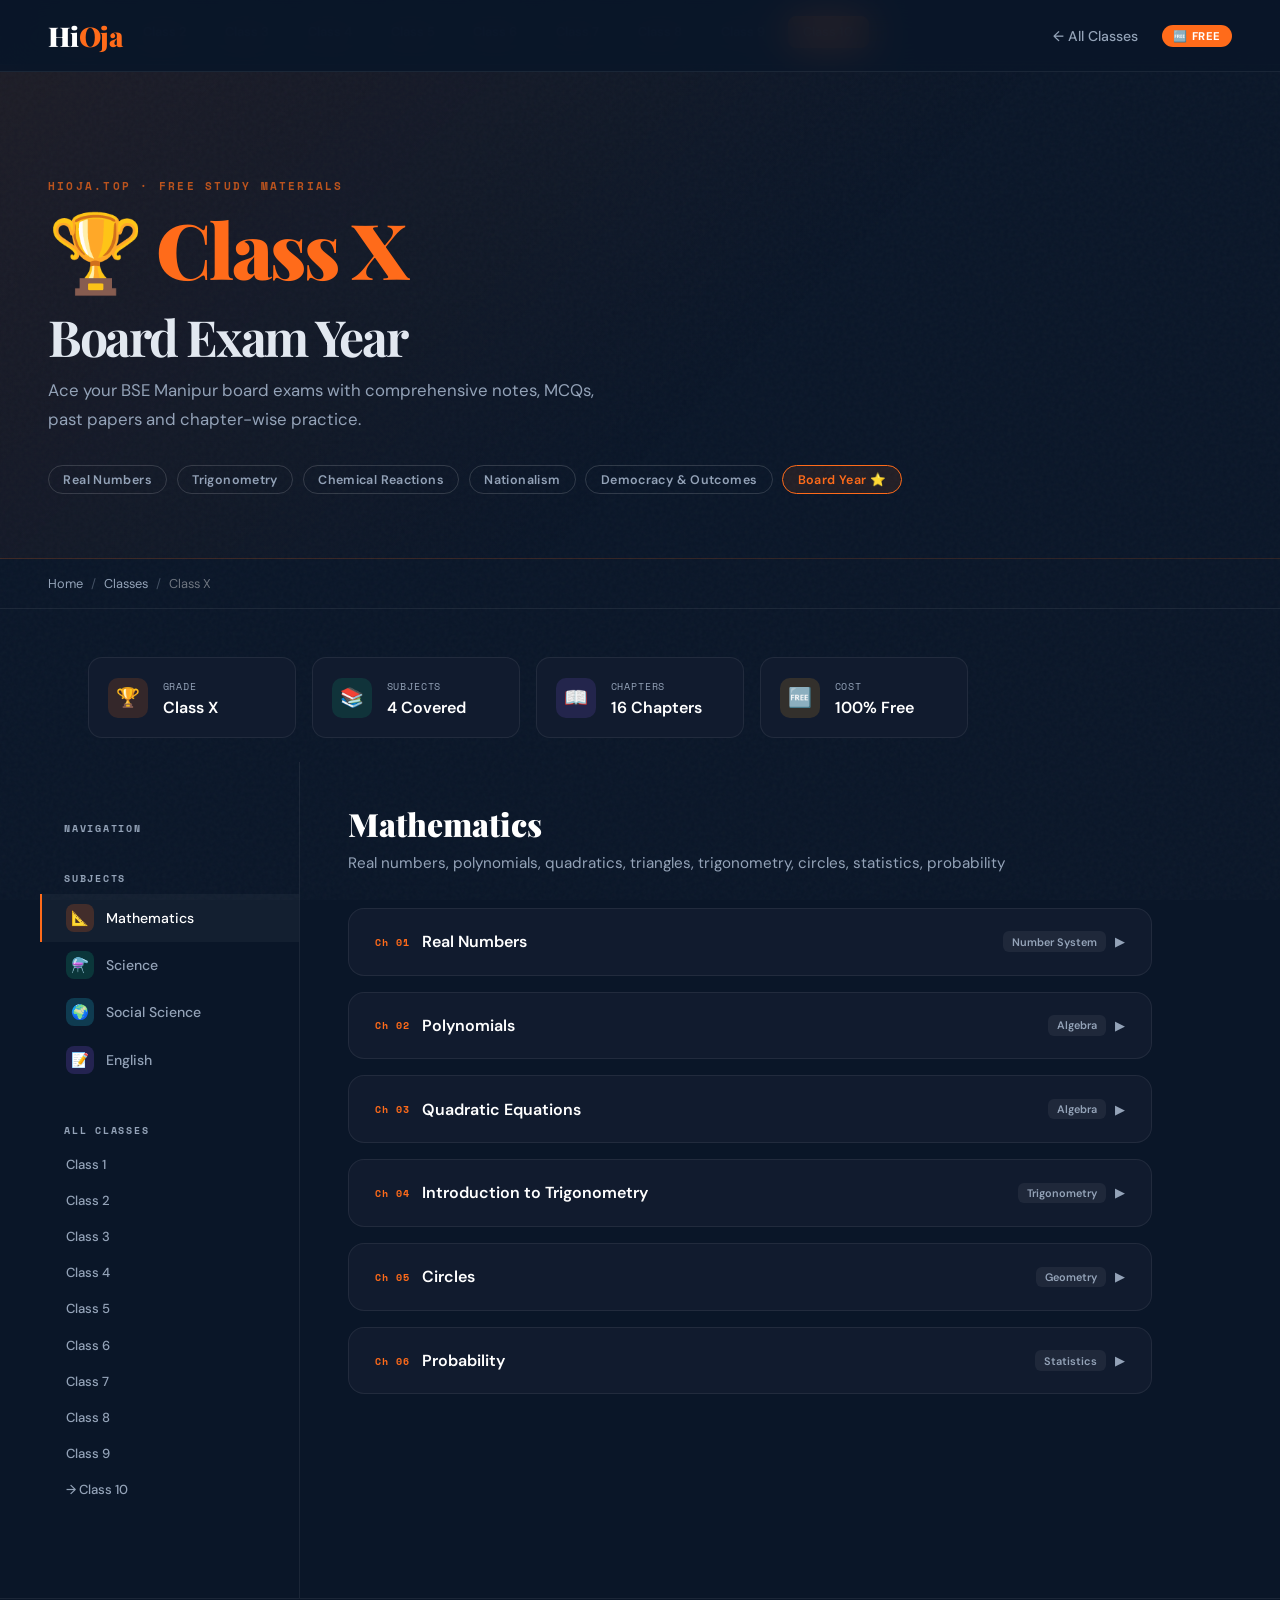
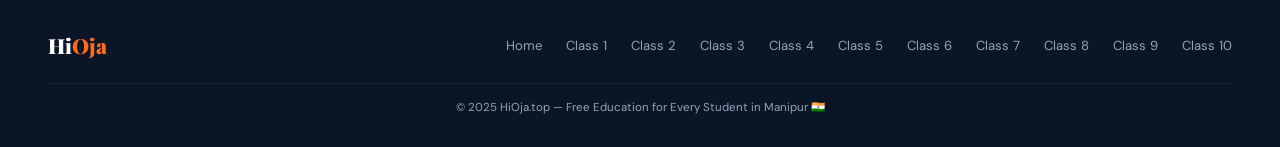
<file: class10.html>
<!DOCTYPE html>
<html lang="en">
<head>
<meta charset="UTF-8">
<meta name="viewport" content="width=device-width, initial-scale=1.0">
<title>HiOja — Class X Study Materials</title>
<link rel="stylesheet" href="shared.css">
<style>
  .class-hero { background: linear-gradient(135deg, rgba(255,107,26,0.08) 0%, transparent 60%); border-bottom-color: rgba(255,107,26,0.15); }
  .class-eyebrow { color: #FF6B1A; }
  .class-hero h1 em { color: #FF6B1A; }
  .ch-btn.primary { background: #FF6B1A; }
  .step-num { border-color: #FF6B1A; color: #FF6B1A; }
  .sidebar-link.active { border-left-color: #FF6B1A !important; }
  .chapter-card.open { border-color: #FF6B1A; box-shadow: 0 0 0 1px rgba(255,107,26,.2); }
  .chapter-card.open .ch-chevron { color: #FF6B1A; }
  .ch-num { color: #FF6B1A; }
</style>
</head>
<body>

<nav>
  <a href="index.html" class="logo">Hi<span>Oja</span></a>
  <div class="nav-right">
    <a href="index.html" class="back-btn">← All Classes</a>
    <span class="nav-badge">🆓 Free</span>
  </div>
</nav>

<div class="class-nav">
  <a href="class1.html" class="">Class 1</a><a href="class2.html" class="">Class 2</a><a href="class3.html" class="">Class 3</a><a href="class4.html" class="">Class 4</a><a href="class5.html" class="">Class 5</a><a href="class6.html" class="">Class 6</a><a href="class7.html" class="">Class 7</a><a href="class8.html" class="">Class 8</a><a href="class9.html" class="">Class 9</a><a href="class10.html" class="active-class">Class 10</a>
</div>

<div class="class-hero">
  <div class="hero-glow" style="background:radial-gradient(circle, rgba(255,107,26,0.15) 0%, transparent 70%)"></div>
  <div class="class-eyebrow">HiOja.top · Free Study Materials</div>
  <h1>🏆 <em>Class X</em><br><span style="color:var(--light);font-size:.65em;font-weight:700">Board Exam Year</span></h1>
  <p>Ace your BSE Manipur board exams with comprehensive notes, MCQs, past papers and chapter-wise practice.</p>
  <div class="hero-chips"><span class="chip" style="border-color:rgba(255,255,255,0.15);color:var(--muted);">Real Numbers</span> <span class="chip" style="border-color:rgba(255,255,255,0.15);color:var(--muted);">Trigonometry</span> <span class="chip" style="border-color:rgba(255,255,255,0.15);color:var(--muted);">Chemical Reactions</span> <span class="chip" style="border-color:rgba(255,255,255,0.15);color:var(--muted);">Nationalism</span> <span class="chip" style="border-color:rgba(255,255,255,0.15);color:var(--muted);">Democracy & Outcomes</span>
    <span class="chip" style="border-color:#FF6B1A;color:#FF6B1A;background:rgba(255,107,26,.1)">Board Year ⭐</span>
  </div>
</div>

<div class="breadcrumb">
  <a href="index.html">Home</a>
  <span>/</span>
  <a href="index.html#classes">Classes</a>
  <span>/</span>
  <span style="color:var(--white)">Class X</span>
</div>

<div style="padding:1.5rem 3rem 0;max-width:1200px;margin:0 auto;position:relative;z-index:1">
  <div class="overview-grid">
    <div class="ov-card fade-in">
      <div class="ov-icon" style="background:rgba(255,107,26,.15)">🏆</div>
      <div class="ov-info"><span>Grade</span><strong>Class X</strong></div>
    </div>
    <div class="ov-card fade-in">
      <div class="ov-icon" style="background:rgba(16,185,129,.15)">📚</div>
      <div class="ov-info"><span>Subjects</span><strong>4 Covered</strong></div>
    </div>
    <div class="ov-card fade-in">
      <div class="ov-icon" style="background:rgba(139,92,246,.15)">📖</div>
      <div class="ov-info"><span>Chapters</span><strong>16 Chapters</strong></div>
    </div>
    <div class="ov-card fade-in">
      <div class="ov-icon" style="background:rgba(245,166,35,.15)">🆓</div>
      <div class="ov-info"><span>Cost</span><strong>100% Free</strong></div>
    </div>
  </div>
</div>

<div class="class-layout" style="max-width:1200px;margin:0 auto">
  <aside class="sidebar">
    <div class="sidebar-label">Navigation</div>
    <div class="sidebar-label">Subjects</div><a class="sidebar-link  active" data-target="maths">
  <span class="s-icon" style="background:rgba(255,107,26,0.2)">📐</span>
  Mathematics
</a><a class="sidebar-link" data-target="science">
  <span class="s-icon" style="background:rgba(16,185,129,0.2)">⚗️</span>
  Science
</a><a class="sidebar-link" data-target="sst">
  <span class="s-icon" style="background:rgba(34,211,238,0.2)">🌍</span>
  Social Science
</a><a class="sidebar-link" data-target="english">
  <span class="s-icon" style="background:rgba(139,92,246,0.2)">📝</span>
  English
</a>
    <div class="sidebar-label" style="margin-top:2rem">All Classes</div>
    <a class="sidebar-link" href="class1.html" style="font-size:.82rem">Class 1</a><a class="sidebar-link" href="class2.html" style="font-size:.82rem">Class 2</a><a class="sidebar-link" href="class3.html" style="font-size:.82rem">Class 3</a><a class="sidebar-link" href="class4.html" style="font-size:.82rem">Class 4</a><a class="sidebar-link" href="class5.html" style="font-size:.82rem">Class 5</a><a class="sidebar-link" href="class6.html" style="font-size:.82rem">Class 6</a><a class="sidebar-link" href="class7.html" style="font-size:.82rem">Class 7</a><a class="sidebar-link" href="class8.html" style="font-size:.82rem">Class 8</a><a class="sidebar-link" href="class9.html" style="font-size:.82rem">Class 9</a><a class="sidebar-link" href="class10.html" style="font-size:.82rem">→ Class 10</a>
  </aside>

  <main class="content-area">
    
<div id="maths" class="subject-section  active">
  <div class="subject-header">
    <h2>Mathematics</h2>
    <p>Real numbers, polynomials, quadratics, triangles, trigonometry, circles, statistics, probability</p>
  </div>
  <div class="chapters-grid">
    
<div class="chapter-card fade-in">
  <div class="ch-top">
    <div class="ch-meta">
      <span class="ch-num">Ch 01</span>
      <span class="ch-title">Real Numbers</span>
    </div>
    <div style="display:flex;align-items:center;gap:.6rem">
      <span class="ch-badge">Number System</span>
      <span class="ch-chevron">▶</span>
    </div>
  </div>
  <div class="ch-body">
    <p>Euclid's division lemma, fundamental theorem of arithmetic, irrational numbers, decimal expansions.</p>
    <div class="ch-topics"><span class="topic-tag">Euclid's Division Lemma</span><span class="topic-tag">Fundamental Theorem of Arithmetic</span><span class="topic-tag">HCF & LCM by Prime Factorisation</span><span class="topic-tag">Irrational Numbers Proof</span><span class="topic-tag">Decimal Expansions</span></div>
    <div class="formula-box"><h4>🧮 Formulae / Key Expressions</h4><code class="formula">HCF(a,b) × LCM(a,b) = a × b</code><code class="formula">Euclid: a = bq + r, 0 ≤ r < b</code></div>
    <div class="notes-box"><h4>📌 Key Points</h4><ul><li>Every composite number can be expressed as a product of primes (uniquely)</li><li>√2, √3 are irrational — proved by contradiction</li><li>Terminating decimal ↔ denominator has only 2s and 5s as prime factors</li><li>HCF × LCM = Product of two numbers</li></ul></div>
    <div class="mcq-block"><h4>📝 Quick MCQ Practice</h4><div class="mcq-q"><p>HCF(306, 657) = 9. LCM = ?</p><div class="mcq-opts"><button class="mcq-opt" data-correct="1">A. 22338</button><button class="mcq-opt" data-correct="0">B. 22388</button><button class="mcq-opt" data-correct="0">C. 23238</button><button class="mcq-opt" data-correct="0">D. 22308</button></div></div><div class="mcq-q"><p>0.375 has a ___ decimal expansion.</p><div class="mcq-opts"><button class="mcq-opt" data-correct="0">A. Non-terminating</button><button class="mcq-opt" data-correct="1">B. Terminating</button><button class="mcq-opt" data-correct="0">C. Repeating</button><button class="mcq-opt" data-correct="0">D. Non-repeating</button></div></div></div>
    <div class="ch-actions">
      <a href="#" class="ch-btn primary">📖 Study Notes</a>
      <a href="#" class="ch-btn ghost">📝 Practice Questions</a>
      <a href="#" class="ch-btn ghost">🎯 Previous Year Qs</a>
    </div>
  </div>
</div>

<div class="chapter-card fade-in">
  <div class="ch-top">
    <div class="ch-meta">
      <span class="ch-num">Ch 02</span>
      <span class="ch-title">Polynomials</span>
    </div>
    <div style="display:flex;align-items:center;gap:.6rem">
      <span class="ch-badge">Algebra</span>
      <span class="ch-chevron">▶</span>
    </div>
  </div>
  <div class="ch-body">
    <p>Zeros of polynomials, relationship between zeros and coefficients, division algorithm.</p>
    <div class="ch-topics"><span class="topic-tag">Geometrical Meaning of Zeros</span><span class="topic-tag">Relationship: α+β, αβ</span><span class="topic-tag">Cubic Polynomial Zeros</span><span class="topic-tag">Division Algorithm</span></div>
    <div class="formula-box"><h4>🧮 Formulae / Key Expressions</h4><code class="formula">For ax²+bx+c: α+β = -b/a, αβ = c/a</code><code class="formula">For ax³+bx²+cx+d: α+β+γ = -b/a, αβ+βγ+γα = c/a, αβγ = -d/a</code></div>
    <div class="notes-box"><h4>📌 Key Points</h4><ul><li>Zeros of polynomial are x-intercepts on graph</li><li>A quadratic polynomial has at most 2 zeros</li><li>Division algorithm: Dividend = Divisor × Quotient + Remainder</li><li>Use relationship formulae to form polynomial from zeros</li></ul></div>
    <div class="mcq-block"><h4>📝 Quick MCQ Practice</h4><div class="mcq-q"><p>Sum of zeros of 2x²-8x+6?</p><div class="mcq-opts"><button class="mcq-opt" data-correct="0">A. 2</button><button class="mcq-opt" data-correct="0">B. 3</button><button class="mcq-opt" data-correct="1">C. 4</button><button class="mcq-opt" data-correct="0">D. 8</button></div></div><div class="mcq-q"><p>Product of zeros of x²-5x+6?</p><div class="mcq-opts"><button class="mcq-opt" data-correct="0">A. 5</button><button class="mcq-opt" data-correct="1">B. 6</button><button class="mcq-opt" data-correct="0">C. -5</button><button class="mcq-opt" data-correct="0">D. -6</button></div></div></div>
    <div class="ch-actions">
      <a href="#" class="ch-btn primary">📖 Study Notes</a>
      <a href="#" class="ch-btn ghost">📝 Practice Questions</a>
      <a href="#" class="ch-btn ghost">🎯 Previous Year Qs</a>
    </div>
  </div>
</div>

<div class="chapter-card fade-in">
  <div class="ch-top">
    <div class="ch-meta">
      <span class="ch-num">Ch 03</span>
      <span class="ch-title">Quadratic Equations</span>
    </div>
    <div style="display:flex;align-items:center;gap:.6rem">
      <span class="ch-badge">Algebra</span>
      <span class="ch-chevron">▶</span>
    </div>
  </div>
  <div class="ch-body">
    <p>Solving quadratic equations by factorisation, completing the square and quadratic formula.</p>
    <div class="ch-topics"><span class="topic-tag">Standard Form ax²+bx+c=0</span><span class="topic-tag">Factorisation</span><span class="topic-tag">Completing the Square</span><span class="topic-tag">Quadratic Formula</span><span class="topic-tag">Discriminant</span></div>
    <div class="formula-box"><h4>🧮 Formulae / Key Expressions</h4><code class="formula">x = [-b ± √(b²-4ac)] / 2a</code><code class="formula">Discriminant D = b²-4ac</code><code class="formula">D>0: 2 real roots, D=0: equal roots, D<0: no real roots</code></div>
    <div class="notes-box"><h4>📌 Key Points</h4><ul><li>D > 0 → two distinct real roots</li><li>D = 0 → two equal roots (one real root)</li><li>D < 0 → no real roots</li><li>Always check: can it be factorised before using formula?</li></ul></div>
    <div class="mcq-block"><h4>📝 Quick MCQ Practice</h4><div class="mcq-q"><p>Roots of x²-5x+6=0?</p><div class="mcq-opts"><button class="mcq-opt" data-correct="1">A. 2,3</button><button class="mcq-opt" data-correct="0">B. 1,6</button><button class="mcq-opt" data-correct="0">C. -2,-3</button><button class="mcq-opt" data-correct="0">D. 3,4</button></div></div><div class="mcq-q"><p>Discriminant of x²+2x+1=0?</p><div class="mcq-opts"><button class="mcq-opt" data-correct="1">A. 0</button><button class="mcq-opt" data-correct="0">B. 4</button><button class="mcq-opt" data-correct="0">C. -4</button><button class="mcq-opt" data-correct="0">D. 1</button></div></div></div>
    <div class="ch-actions">
      <a href="#" class="ch-btn primary">📖 Study Notes</a>
      <a href="#" class="ch-btn ghost">📝 Practice Questions</a>
      <a href="#" class="ch-btn ghost">🎯 Previous Year Qs</a>
    </div>
  </div>
</div>

<div class="chapter-card fade-in">
  <div class="ch-top">
    <div class="ch-meta">
      <span class="ch-num">Ch 04</span>
      <span class="ch-title">Introduction to Trigonometry</span>
    </div>
    <div style="display:flex;align-items:center;gap:.6rem">
      <span class="ch-badge">Trigonometry</span>
      <span class="ch-chevron">▶</span>
    </div>
  </div>
  <div class="ch-body">
    <p>Trigonometric ratios, identities and values of standard angles.</p>
    <div class="ch-topics"><span class="topic-tag">sin, cos, tan</span><span class="topic-tag">Reciprocal Ratios</span><span class="topic-tag">Trigonometric Identities</span><span class="topic-tag">Standard Angle Values (0°,30°,45°,60°,90°)</span></div>
    <div class="formula-box"><h4>🧮 Formulae / Key Expressions</h4><code class="formula">sin²θ + cos²θ = 1</code><code class="formula">1 + tan²θ = sec²θ</code><code class="formula">1 + cot²θ = cosec²θ</code><code class="formula">sin θ = Opposite/Hypotenuse</code><code class="formula">cos θ = Adjacent/Hypotenuse</code></div>
    <div class="notes-box"><h4>📌 Key Points</h4><ul><li>SOH-CAH-TOA is the mnemonic</li><li>sin 30° = ½, cos 60° = ½</li><li>sin 45° = cos 45° = 1/√2</li><li>tan 45° = 1, tan 90° = undefined</li><li>These identities are essential for all trig problems</li></ul></div>
    <div class="mcq-block"><h4>📝 Quick MCQ Practice</h4><div class="mcq-q"><p>sin²θ + cos²θ = ?</p><div class="mcq-opts"><button class="mcq-opt" data-correct="0">A. 0</button><button class="mcq-opt" data-correct="0">B. 2</button><button class="mcq-opt" data-correct="1">C. 1</button><button class="mcq-opt" data-correct="0">D. sin2θ</button></div></div><div class="mcq-q"><p>Value of sin 30°?</p><div class="mcq-opts"><button class="mcq-opt" data-correct="0">A. 1</button><button class="mcq-opt" data-correct="0">B. √3/2</button><button class="mcq-opt" data-correct="1">C. 1/2</button><button class="mcq-opt" data-correct="0">D. 1/√2</button></div></div></div>
    <div class="ch-actions">
      <a href="#" class="ch-btn primary">📖 Study Notes</a>
      <a href="#" class="ch-btn ghost">📝 Practice Questions</a>
      <a href="#" class="ch-btn ghost">🎯 Previous Year Qs</a>
    </div>
  </div>
</div>

<div class="chapter-card fade-in">
  <div class="ch-top">
    <div class="ch-meta">
      <span class="ch-num">Ch 05</span>
      <span class="ch-title">Circles</span>
    </div>
    <div style="display:flex;align-items:center;gap:.6rem">
      <span class="ch-badge">Geometry</span>
      <span class="ch-chevron">▶</span>
    </div>
  </div>
  <div class="ch-body">
    <p>Tangent to a circle, number of tangents from external point, properties.</p>
    <div class="ch-topics"><span class="topic-tag">Tangent & Secant</span><span class="topic-tag">Theorem: Tangent ⊥ Radius</span><span class="topic-tag">Two Tangents from External Point</span><span class="topic-tag">Lengths of Tangents</span></div>
    <div class="formula-box"><h4>🧮 Formulae / Key Expressions</h4><code class="formula">Length of tangent = √(d² - r²), where d=distance from point, r=radius</code><code class="formula">Two tangents from external point are equal in length</code></div>
    <div class="notes-box"><h4>📌 Key Points</h4><ul><li>A tangent touches the circle at exactly one point</li><li>Tangent is perpendicular to radius at point of tangency</li><li>From external point, two equal tangents can be drawn</li><li>Angle between two tangents + angle at centre = 180°</li></ul></div>
    <div class="mcq-block"><h4>📝 Quick MCQ Practice</h4><div class="mcq-q"><p>Number of tangents from an external point?</p><div class="mcq-opts"><button class="mcq-opt" data-correct="0">A. 1</button><button class="mcq-opt" data-correct="1">B. 2</button><button class="mcq-opt" data-correct="0">C. 3</button><button class="mcq-opt" data-correct="0">D. Infinite</button></div></div><div class="mcq-q"><p>Tangent is ___ to the radius at the point of contact.</p><div class="mcq-opts"><button class="mcq-opt" data-correct="0">A. Parallel</button><button class="mcq-opt" data-correct="1">B. Perpendicular</button><button class="mcq-opt" data-correct="0">C. Equal</button><button class="mcq-opt" data-correct="0">D. At 45°</button></div></div></div>
    <div class="ch-actions">
      <a href="#" class="ch-btn primary">📖 Study Notes</a>
      <a href="#" class="ch-btn ghost">📝 Practice Questions</a>
      <a href="#" class="ch-btn ghost">🎯 Previous Year Qs</a>
    </div>
  </div>
</div>

<div class="chapter-card fade-in">
  <div class="ch-top">
    <div class="ch-meta">
      <span class="ch-num">Ch 06</span>
      <span class="ch-title">Probability</span>
    </div>
    <div style="display:flex;align-items:center;gap:.6rem">
      <span class="ch-badge">Statistics</span>
      <span class="ch-chevron">▶</span>
    </div>
  </div>
  <div class="ch-body">
    <p>Classical probability, compound events, complementary events.</p>
    <div class="ch-topics"><span class="topic-tag">Classical Definition</span><span class="topic-tag">Sample Space</span><span class="topic-tag">Favourable Outcomes</span><span class="topic-tag">Complementary Events</span><span class="topic-tag">Simple Experiments</span></div>
    <div class="formula-box"><h4>🧮 Formulae / Key Expressions</h4><code class="formula">P(E) = Number of favourable outcomes / Total outcomes</code><code class="formula">P(E) + P(Ē) = 1</code><code class="formula">0 ≤ P(E) ≤ 1</code></div>
    <div class="notes-box"><h4>📌 Key Points</h4><ul><li>Probability is always between 0 and 1</li><li>P(impossible event) = 0</li><li>P(certain event) = 1</li><li>For a fair coin: P(H) = P(T) = ½</li><li>For a die: P(any number) = 1/6</li></ul></div>
    <div class="mcq-block"><h4>📝 Quick MCQ Practice</h4><div class="mcq-q"><p>Probability of getting a 6 on a fair die?</p><div class="mcq-opts"><button class="mcq-opt" data-correct="0">A. 1/3</button><button class="mcq-opt" data-correct="0">B. 1/4</button><button class="mcq-opt" data-correct="1">C. 1/6</button><button class="mcq-opt" data-correct="0">D. 1/2</button></div></div><div class="mcq-q"><p>P(E) + P(not E) = ?</p><div class="mcq-opts"><button class="mcq-opt" data-correct="0">A. 0</button><button class="mcq-opt" data-correct="0">B. 0.5</button><button class="mcq-opt" data-correct="1">C. 1</button><button class="mcq-opt" data-correct="0">D. 2</button></div></div></div>
    <div class="ch-actions">
      <a href="#" class="ch-btn primary">📖 Study Notes</a>
      <a href="#" class="ch-btn ghost">📝 Practice Questions</a>
      <a href="#" class="ch-btn ghost">🎯 Previous Year Qs</a>
    </div>
  </div>
</div>
  </div>
</div>

<div id="science" class="subject-section">
  <div class="subject-header">
    <h2>Science</h2>
    <p>Chemical reactions, acids-bases, metals, carbon, life processes, heredity, electricity</p>
  </div>
  <div class="chapters-grid">
    
<div class="chapter-card fade-in">
  <div class="ch-top">
    <div class="ch-meta">
      <span class="ch-num">Ch 01</span>
      <span class="ch-title">Chemical Reactions & Equations</span>
    </div>
    <div style="display:flex;align-items:center;gap:.6rem">
      <span class="ch-badge">Chemistry</span>
      <span class="ch-chevron">▶</span>
    </div>
  </div>
  <div class="ch-body">
    <p>Types of chemical reactions, balancing equations, oxidation and reduction.</p>
    <div class="ch-topics"><span class="topic-tag">Balancing Equations</span><span class="topic-tag">Combination Reaction</span><span class="topic-tag">Decomposition Reaction</span><span class="topic-tag">Displacement Reaction</span><span class="topic-tag">Oxidation & Reduction</span></div>
    <div class="formula-box"><h4>🧮 Formulae / Key Expressions</h4><code class="formula">2H₂ + O₂ → 2H₂O (Combination)</code><code class="formula">2H₂O → 2H₂ + O₂ (Decomposition)</code><code class="formula">CaCO₃ → CaO + CO₂ (Thermal Decomposition)</code></div>
    <div class="notes-box"><h4>📌 Key Points</h4><ul><li>A chemical equation must be balanced (law of conservation of mass)</li><li>Oxidation = loss of electrons / gain of oxygen</li><li>Reduction = gain of electrons / loss of oxygen</li><li>OIL RIG: Oxidation Is Loss, Reduction Is Gain</li></ul></div>
    <div class="mcq-block"><h4>📝 Quick MCQ Practice</h4><div class="mcq-q"><p>2H₂ + O₂ → ? is a ___ reaction.</p><div class="mcq-opts"><button class="mcq-opt" data-correct="0">A. Decomposition</button><button class="mcq-opt" data-correct="1">B. Combination</button><button class="mcq-opt" data-correct="0">C. Displacement</button><button class="mcq-opt" data-correct="0">D. Redox</button></div></div><div class="mcq-q"><p>Loss of electrons is called?</p><div class="mcq-opts"><button class="mcq-opt" data-correct="0">A. Reduction</button><button class="mcq-opt" data-correct="1">B. Oxidation</button><button class="mcq-opt" data-correct="0">C. Combustion</button><button class="mcq-opt" data-correct="0">D. Hydration</button></div></div></div>
    <div class="ch-actions">
      <a href="#" class="ch-btn primary">📖 Study Notes</a>
      <a href="#" class="ch-btn ghost">📝 Practice Questions</a>
      <a href="#" class="ch-btn ghost">🎯 Previous Year Qs</a>
    </div>
  </div>
</div>

<div class="chapter-card fade-in">
  <div class="ch-top">
    <div class="ch-meta">
      <span class="ch-num">Ch 02</span>
      <span class="ch-title">Acids, Bases and Salts</span>
    </div>
    <div style="display:flex;align-items:center;gap:.6rem">
      <span class="ch-badge">Chemistry</span>
      <span class="ch-chevron">▶</span>
    </div>
  </div>
  <div class="ch-body">
    <p>Properties, indicators, pH scale, neutralisation, important compounds (NaCl, NaOH, Na₂CO₃).</p>
    <div class="ch-topics"><span class="topic-tag">Arrhenius Definition</span><span class="topic-tag">pH Scale</span><span class="topic-tag">Indicators</span><span class="topic-tag">Neutralisation</span><span class="topic-tag">Common Salts & Uses</span></div>
    <div class="formula-box"><h4>🧮 Formulae / Key Expressions</h4><code class="formula">Acid + Base → Salt + Water</code><code class="formula">NaOH + HCl → NaCl + H₂O</code><code class="formula">pH < 7 = Acid, pH > 7 = Base, pH = 7 = Neutral</code></div>
    <div class="notes-box"><h4>📌 Key Points</h4><ul><li>Strong acids: HCl, H₂SO₄, HNO₃</li><li>Strong bases: NaOH, KOH</li><li>Baking soda = NaHCO₃</li><li>Washing soda = Na₂CO₃·10H₂O</li><li>Bleaching powder: Ca(OCl)Cl</li></ul></div>
    <div class="mcq-block"><h4>📝 Quick MCQ Practice</h4><div class="mcq-q"><p>pH of gastric juice (HCl in stomach)?</p><div class="mcq-opts"><button class="mcq-opt" data-correct="1">A. 1-2</button><button class="mcq-opt" data-correct="0">B. 7</button><button class="mcq-opt" data-correct="0">C. 8-9</button><button class="mcq-opt" data-correct="0">D. 4-5</button></div></div><div class="mcq-q"><p>Chemical name of baking soda?</p><div class="mcq-opts"><button class="mcq-opt" data-correct="0">A. NaCl</button><button class="mcq-opt" data-correct="0">B. Na₂CO₃</button><button class="mcq-opt" data-correct="1">C. NaHCO₃</button><button class="mcq-opt" data-correct="0">D. NaOH</button></div></div></div>
    <div class="ch-actions">
      <a href="#" class="ch-btn primary">📖 Study Notes</a>
      <a href="#" class="ch-btn ghost">📝 Practice Questions</a>
      <a href="#" class="ch-btn ghost">🎯 Previous Year Qs</a>
    </div>
  </div>
</div>

<div class="chapter-card fade-in">
  <div class="ch-top">
    <div class="ch-meta">
      <span class="ch-num">Ch 03</span>
      <span class="ch-title">Life Processes</span>
    </div>
    <div style="display:flex;align-items:center;gap:.6rem">
      <span class="ch-badge">Biology</span>
      <span class="ch-chevron">▶</span>
    </div>
  </div>
  <div class="ch-body">
    <p>Nutrition, respiration, transportation and excretion in plants and animals.</p>
    <div class="ch-topics"><span class="topic-tag">Autotrophic Nutrition (Photosynthesis)</span><span class="topic-tag">Heterotrophic Nutrition</span><span class="topic-tag">Respiration</span><span class="topic-tag">Blood Circulation</span><span class="topic-tag">Excretion</span></div>
    <div class="formula-box"><h4>🧮 Formulae / Key Expressions</h4><code class="formula">Photosynthesis: 6CO₂ + 6H₂O + light → C₆H₁₂O₆ + 6O₂</code><code class="formula">Aerobic respiration: C₆H₁₂O₆ + O₂ → CO₂ + H₂O + Energy(ATP)</code></div>
    <div class="notes-box"><h4>📌 Key Points</h4><ul><li>Photosynthesis occurs in chloroplasts</li><li>Stomata: CO₂ enters, O₂ exits in plants</li><li>Human heart is double-pump</li><li>Kidneys filter blood and produce urine</li><li>Nephron is the functional unit of kidney</li></ul></div>
    <div class="mcq-block"><h4>📝 Quick MCQ Practice</h4><div class="mcq-q"><p>Site of photosynthesis in plant?</p><div class="mcq-opts"><button class="mcq-opt" data-correct="0">A. Mitochondria</button><button class="mcq-opt" data-correct="0">B. Ribosome</button><button class="mcq-opt" data-correct="1">C. Chloroplast</button><button class="mcq-opt" data-correct="0">D. Nucleus</button></div></div><div class="mcq-q"><p>Functional unit of kidney?</p><div class="mcq-opts"><button class="mcq-opt" data-correct="0">A. Neuron</button><button class="mcq-opt" data-correct="1">B. Nephron</button><button class="mcq-opt" data-correct="0">C. Alveolus</button><button class="mcq-opt" data-correct="0">D. Villus</button></div></div></div>
    <div class="ch-actions">
      <a href="#" class="ch-btn primary">📖 Study Notes</a>
      <a href="#" class="ch-btn ghost">📝 Practice Questions</a>
      <a href="#" class="ch-btn ghost">🎯 Previous Year Qs</a>
    </div>
  </div>
</div>

<div class="chapter-card fade-in">
  <div class="ch-top">
    <div class="ch-meta">
      <span class="ch-num">Ch 04</span>
      <span class="ch-title">Heredity and Evolution</span>
    </div>
    <div style="display:flex;align-items:center;gap:.6rem">
      <span class="ch-badge">Biology</span>
      <span class="ch-chevron">▶</span>
    </div>
  </div>
  <div class="ch-body">
    <p>Mendel's experiments, genes, DNA, variation and theory of evolution.</p>
    <div class="ch-topics"><span class="topic-tag">Mendel's Laws</span><span class="topic-tag">Dominant & Recessive Traits</span><span class="topic-tag">DNA & Genes</span><span class="topic-tag">Acquired vs Inherited Traits</span><span class="topic-tag">Darwin's Theory</span></div>
    <div class="formula-box"><h4>🧮 Formulae / Key Expressions</h4><code class="formula">Monohybrid cross: TT × tt → Tt (3:1 ratio in F2)</code><code class="formula">Dihybrid cross: F2 ratio = 9:3:3:1</code></div>
    <div class="notes-box"><h4>📌 Key Points</h4><ul><li>Gregor Mendel is the Father of Genetics</li><li>Dominant trait masks recessive trait</li><li>DNA carries genetic information</li><li>Variation is necessary for evolution</li><li>Natural selection: 'Survival of the Fittest'</li></ul></div>
    <div class="mcq-block"><h4>📝 Quick MCQ Practice</h4><div class="mcq-q"><p>Father of Genetics?</p><div class="mcq-opts"><button class="mcq-opt" data-correct="0">A. Darwin</button><button class="mcq-opt" data-correct="1">B. Mendel</button><button class="mcq-opt" data-correct="0">C. Watson</button><button class="mcq-opt" data-correct="0">D. Lamarck</button></div></div><div class="mcq-q"><p>Monohybrid cross F2 ratio?</p><div class="mcq-opts"><button class="mcq-opt" data-correct="0">A. 1:1</button><button class="mcq-opt" data-correct="1">B. 3:1</button><button class="mcq-opt" data-correct="0">C. 9:3:3:1</button><button class="mcq-opt" data-correct="0">D. 1:2:1</button></div></div></div>
    <div class="ch-actions">
      <a href="#" class="ch-btn primary">📖 Study Notes</a>
      <a href="#" class="ch-btn ghost">📝 Practice Questions</a>
      <a href="#" class="ch-btn ghost">🎯 Previous Year Qs</a>
    </div>
  </div>
</div>

<div class="chapter-card fade-in">
  <div class="ch-top">
    <div class="ch-meta">
      <span class="ch-num">Ch 05</span>
      <span class="ch-title">Electricity</span>
    </div>
    <div style="display:flex;align-items:center;gap:.6rem">
      <span class="ch-badge">Physics</span>
      <span class="ch-chevron">▶</span>
    </div>
  </div>
  <div class="ch-body">
    <p>Ohm's law, resistance, series/parallel circuits, heating effect and power.</p>
    <div class="ch-topics"><span class="topic-tag">Electric Charge & Current</span><span class="topic-tag">Ohm's Law</span><span class="topic-tag">Resistance</span><span class="topic-tag">Series Circuit</span><span class="topic-tag">Parallel Circuit</span><span class="topic-tag">Power & Energy</span></div>
    <div class="formula-box"><h4>🧮 Formulae / Key Expressions</h4><code class="formula">V = IR (Ohm's Law)</code><code class="formula">P = VI = I²R = V²/R</code><code class="formula">Series: R = R₁+R₂+R₃</code><code class="formula">Parallel: 1/R = 1/R₁+1/R₂+1/R₃</code><code class="formula">Energy = P × t (Wh or kWh)</code></div>
    <div class="notes-box"><h4>📌 Key Points</h4><ul><li>1 kWh = 1 Unit of electricity</li><li>In series, current is same throughout</li><li>In parallel, voltage is same across each branch</li><li>Resistance increases with temperature for metals</li><li>1 ampere = 1 coulomb per second</li></ul></div>
    <div class="mcq-block"><h4>📝 Quick MCQ Practice</h4><div class="mcq-q"><p>V=12V, I=3A. Resistance = ?</p><div class="mcq-opts"><button class="mcq-opt" data-correct="0">A. 2Ω</button><button class="mcq-opt" data-correct="1">B. 4Ω</button><button class="mcq-opt" data-correct="0">C. 36Ω</button><button class="mcq-opt" data-correct="0">D. 9Ω</button></div></div><div class="mcq-q"><p>In parallel circuit, what remains same?</p><div class="mcq-opts"><button class="mcq-opt" data-correct="0">A. Current</button><button class="mcq-opt" data-correct="0">B. Resistance</button><button class="mcq-opt" data-correct="1">C. Voltage</button><button class="mcq-opt" data-correct="0">D. Power</button></div></div></div>
    <div class="ch-actions">
      <a href="#" class="ch-btn primary">📖 Study Notes</a>
      <a href="#" class="ch-btn ghost">📝 Practice Questions</a>
      <a href="#" class="ch-btn ghost">🎯 Previous Year Qs</a>
    </div>
  </div>
</div>
  </div>
</div>

<div id="sst" class="subject-section">
  <div class="subject-header">
    <h2>Social Science</h2>
    <p>Nationalism in India, democracy, development, resources and agriculture</p>
  </div>
  <div class="chapters-grid">
    
<div class="chapter-card fade-in">
  <div class="ch-top">
    <div class="ch-meta">
      <span class="ch-num">Ch 01</span>
      <span class="ch-title">Nationalism in India</span>
    </div>
    <div style="display:flex;align-items:center;gap:.6rem">
      <span class="ch-badge">History</span>
      <span class="ch-chevron">▶</span>
    </div>
  </div>
  <div class="ch-body">
    <p>Non-Cooperation Movement, Civil Disobedience, Quit India Movement, and Partition.</p>
    <div class="ch-topics"><span class="topic-tag">Non-Cooperation Movement 1920</span><span class="topic-tag">Civil Disobedience 1930</span><span class="topic-tag">Dandi March</span><span class="topic-tag">Quit India 1942</span><span class="topic-tag">Role of Gandhi</span></div>
    
    <div class="notes-box"><h4>📌 Key Points</h4><ul><li>Non-Cooperation Movement: 1920-22, called off after Chauri Chaura</li><li>Dandi March: 12 March 1930 (Salt Satyagraha)</li><li>Poorna Swaraj resolution: 26 January 1930</li><li>Quit India Movement: 8 August 1942 — 'Do or Die'</li></ul></div>
    <div class="mcq-block"><h4>📝 Quick MCQ Practice</h4><div class="mcq-q"><p>Dandi March took place in?</p><div class="mcq-opts"><button class="mcq-opt" data-correct="0">A. 1920</button><button class="mcq-opt" data-correct="1">B. 1930</button><button class="mcq-opt" data-correct="0">C. 1942</button><button class="mcq-opt" data-correct="0">D. 1947</button></div></div><div class="mcq-q"><p>Quit India Movement's slogan was?</p><div class="mcq-opts"><button class="mcq-opt" data-correct="0">A. Jai Hind</button><button class="mcq-opt" data-correct="1">B. Do or Die</button><button class="mcq-opt" data-correct="0">C. Vande Mataram</button><button class="mcq-opt" data-correct="0">D. Inquilab Zindabad</button></div></div></div>
    <div class="ch-actions">
      <a href="#" class="ch-btn primary">📖 Study Notes</a>
      <a href="#" class="ch-btn ghost">📝 Practice Questions</a>
      <a href="#" class="ch-btn ghost">🎯 Previous Year Qs</a>
    </div>
  </div>
</div>

<div class="chapter-card fade-in">
  <div class="ch-top">
    <div class="ch-meta">
      <span class="ch-num">Ch 02</span>
      <span class="ch-title">Democracy and Diversity</span>
    </div>
    <div style="display:flex;align-items:center;gap:.6rem">
      <span class="ch-badge">Civics</span>
      <span class="ch-chevron">▶</span>
    </div>
  </div>
  <div class="ch-body">
    <p>Social divisions, political accommodation and outcomes of democracy.</p>
    <div class="ch-topics"><span class="topic-tag">Social Divisions in Democracy</span><span class="topic-tag">Political Parties & Coalitions</span><span class="topic-tag">Democracy's Outcomes</span><span class="topic-tag">Challenges to Democracy</span></div>
    
    <div class="notes-box"><h4>📌 Key Points</h4><ul><li>Democracy accommodates social diversity</li><li>Coalition governments manage diverse interests</li><li>Democracy is better than other forms of government</li><li>Challenges: inequality, corruption, communalism</li></ul></div>
    <div class="mcq-block"><h4>📝 Quick MCQ Practice</h4><div class="mcq-q"><p>Which is the best feature of democracy?</p><div class="mcq-opts"><button class="mcq-opt" data-correct="0">A. Economic growth</button><button class="mcq-opt" data-correct="1">B. Rule of law</button><button class="mcq-opt" data-correct="0">C. Strong army</button><button class="mcq-opt" data-correct="0">D. Single party</button></div></div><div class="mcq-q"><p>A coalition government is formed when?</p><div class="mcq-opts"><button class="mcq-opt" data-correct="0">A. One party wins majority</button><button class="mcq-opt" data-correct="1">B. Multiple parties join together</button><button class="mcq-opt" data-correct="0">C. Army takes over</button><button class="mcq-opt" data-correct="0">D. President rules directly</button></div></div></div>
    <div class="ch-actions">
      <a href="#" class="ch-btn primary">📖 Study Notes</a>
      <a href="#" class="ch-btn ghost">📝 Practice Questions</a>
      <a href="#" class="ch-btn ghost">🎯 Previous Year Qs</a>
    </div>
  </div>
</div>

<div class="chapter-card fade-in">
  <div class="ch-top">
    <div class="ch-meta">
      <span class="ch-num">Ch 03</span>
      <span class="ch-title">Resources and Development</span>
    </div>
    <div style="display:flex;align-items:center;gap:.6rem">
      <span class="ch-badge">Geography</span>
      <span class="ch-chevron">▶</span>
    </div>
  </div>
  <div class="ch-body">
    <p>Types of resources, resource planning, soil erosion, conservation and land use.</p>
    <div class="ch-topics"><span class="topic-tag">Natural & Human-Made Resources</span><span class="topic-tag">Renewable & Non-Renewable</span><span class="topic-tag">Resource Planning in India</span><span class="topic-tag">Soil Types</span><span class="topic-tag">Land Use Pattern</span></div>
    
    <div class="notes-box"><h4>📌 Key Points</h4><ul><li>Natural resources: soil, water, air, forests, minerals</li><li>Renewable: solar, wind, water</li><li>Non-renewable: coal, petroleum, natural gas</li><li>Soil is the most important natural resource</li><li>India has 8 major soil types; alluvial soil is most fertile</li></ul></div>
    <div class="mcq-block"><h4>📝 Quick MCQ Practice</h4><div class="mcq-q"><p>Which soil is most fertile?</p><div class="mcq-opts"><button class="mcq-opt" data-correct="0">A. Black soil</button><button class="mcq-opt" data-correct="0">B. Red soil</button><button class="mcq-opt" data-correct="1">C. Alluvial soil</button><button class="mcq-opt" data-correct="0">D. Laterite soil</button></div></div><div class="mcq-q"><p>Solar energy is a ___ resource.</p><div class="mcq-opts"><button class="mcq-opt" data-correct="0">A. Non-renewable</button><button class="mcq-opt" data-correct="1">B. Renewable</button><button class="mcq-opt" data-correct="0">C. Biotic</button><button class="mcq-opt" data-correct="0">D. Abiotic only</button></div></div></div>
    <div class="ch-actions">
      <a href="#" class="ch-btn primary">📖 Study Notes</a>
      <a href="#" class="ch-btn ghost">📝 Practice Questions</a>
      <a href="#" class="ch-btn ghost">🎯 Previous Year Qs</a>
    </div>
  </div>
</div>
  </div>
</div>

<div id="english" class="subject-section">
  <div class="subject-header">
    <h2>English</h2>
    <p>First Flight prose, poetry, Footprints without Feet, grammar and writing</p>
  </div>
  <div class="chapters-grid">
    
<div class="chapter-card fade-in">
  <div class="ch-top">
    <div class="ch-meta">
      <span class="ch-num">Ch 01</span>
      <span class="ch-title">A Letter to God (Prose)</span>
    </div>
    <div style="display:flex;align-items:center;gap:.6rem">
      <span class="ch-badge">Prose</span>
      <span class="ch-chevron">▶</span>
    </div>
  </div>
  <div class="ch-body">
    <p>Summary, character analysis and important questions from 'A Letter to God'.</p>
    <div class="ch-topics"><span class="topic-tag">Theme & Summary</span><span class="topic-tag">Character of Lencho</span><span class="topic-tag">Moral of the Story</span><span class="topic-tag">Important Q&A</span></div>
    
    <div class="notes-box"><h4>📌 Key Points</h4><ul><li>Lencho was a hardworking farmer who had great faith in God</li><li>A hailstorm destroyed his crop</li><li>He wrote a letter to God asking for 100 pesos</li><li>Post office employees collected 70 pesos</li><li>Lencho thought God's helpers were dishonest (ironical ending)</li></ul></div>
    <div class="mcq-block"><h4>📝 Quick MCQ Practice</h4><div class="mcq-q"><p>Who wrote 'A Letter to God'?</p><div class="mcq-opts"><button class="mcq-opt" data-correct="0">A. Conan Doyle</button><button class="mcq-opt" data-correct="1">B. G.L. Fuentes</button><button class="mcq-opt" data-correct="0">C. Mark Twain</button><button class="mcq-opt" data-correct="0">D. Ruskin Bond</button></div></div><div class="mcq-q"><p>How much money did Lencho ask for?</p><div class="mcq-opts"><button class="mcq-opt" data-correct="0">A. 50 pesos</button><button class="mcq-opt" data-correct="0">B. 70 pesos</button><button class="mcq-opt" data-correct="1">C. 100 pesos</button><button class="mcq-opt" data-correct="0">D. 200 pesos</button></div></div></div>
    <div class="ch-actions">
      <a href="#" class="ch-btn primary">📖 Study Notes</a>
      <a href="#" class="ch-btn ghost">📝 Practice Questions</a>
      <a href="#" class="ch-btn ghost">🎯 Previous Year Qs</a>
    </div>
  </div>
</div>

<div class="chapter-card fade-in">
  <div class="ch-top">
    <div class="ch-meta">
      <span class="ch-num">Ch 02</span>
      <span class="ch-title">Dust of Snow (Poetry)</span>
    </div>
    <div style="display:flex;align-items:center;gap:.6rem">
      <span class="ch-badge">Poetry</span>
      <span class="ch-chevron">▶</span>
    </div>
  </div>
  <div class="ch-body">
    <p>Analysis, theme, literary devices and questions from the poem 'Dust of Snow' by Robert Frost.</p>
    <div class="ch-topics"><span class="topic-tag">Theme & Mood</span><span class="topic-tag">The Crow & Hemlock Tree</span><span class="topic-tag">Literary Devices</span><span class="topic-tag">Poet's Message</span></div>
    
    <div class="notes-box"><h4>📌 Key Points</h4><ul><li>Written by Robert Frost</li><li>A crow shakes snow from a hemlock tree onto the poet</li><li>This simple act changed the poet's sad mood</li><li>Theme: small, unexpected things can change our day</li><li>Hemlock is usually associated with sadness — irony</li></ul></div>
    <div class="mcq-block"><h4>📝 Quick MCQ Practice</h4><div class="mcq-q"><p>Who wrote 'Dust of Snow'?</p><div class="mcq-opts"><button class="mcq-opt" data-correct="0">A. Wordsworth</button><button class="mcq-opt" data-correct="0">B. Keats</button><button class="mcq-opt" data-correct="1">C. Robert Frost</button><button class="mcq-opt" data-correct="0">D. Shakespeare</button></div></div><div class="mcq-q"><p>From which tree did snow fall in the poem?</p><div class="mcq-opts"><button class="mcq-opt" data-correct="0">A. Oak</button><button class="mcq-opt" data-correct="0">B. Pine</button><button class="mcq-opt" data-correct="1">C. Hemlock</button><button class="mcq-opt" data-correct="0">D. Maple</button></div></div></div>
    <div class="ch-actions">
      <a href="#" class="ch-btn primary">📖 Study Notes</a>
      <a href="#" class="ch-btn ghost">📝 Practice Questions</a>
      <a href="#" class="ch-btn ghost">🎯 Previous Year Qs</a>
    </div>
  </div>
</div>
  </div>
</div>
  </main>
</div>

<footer>
  <a href="index.html" class="footer-logo">Hi<span>Oja</span></a>
  <div class="footer-links">
    <a href="index.html">Home</a>
    <a href="class1.html">Class 1</a><a href="class2.html">Class 2</a><a href="class3.html">Class 3</a><a href="class4.html">Class 4</a><a href="class5.html">Class 5</a><a href="class6.html">Class 6</a><a href="class7.html">Class 7</a><a href="class8.html">Class 8</a><a href="class9.html">Class 9</a><a href="class10.html">Class 10</a>
  </div>
  <div class="footer-copy">© 2025 HiOja.top — Free Education for Every Student in Manipur 🇮🇳</div>
</footer>

<script src="shared.js"></script>
</body>
</html>
</file>
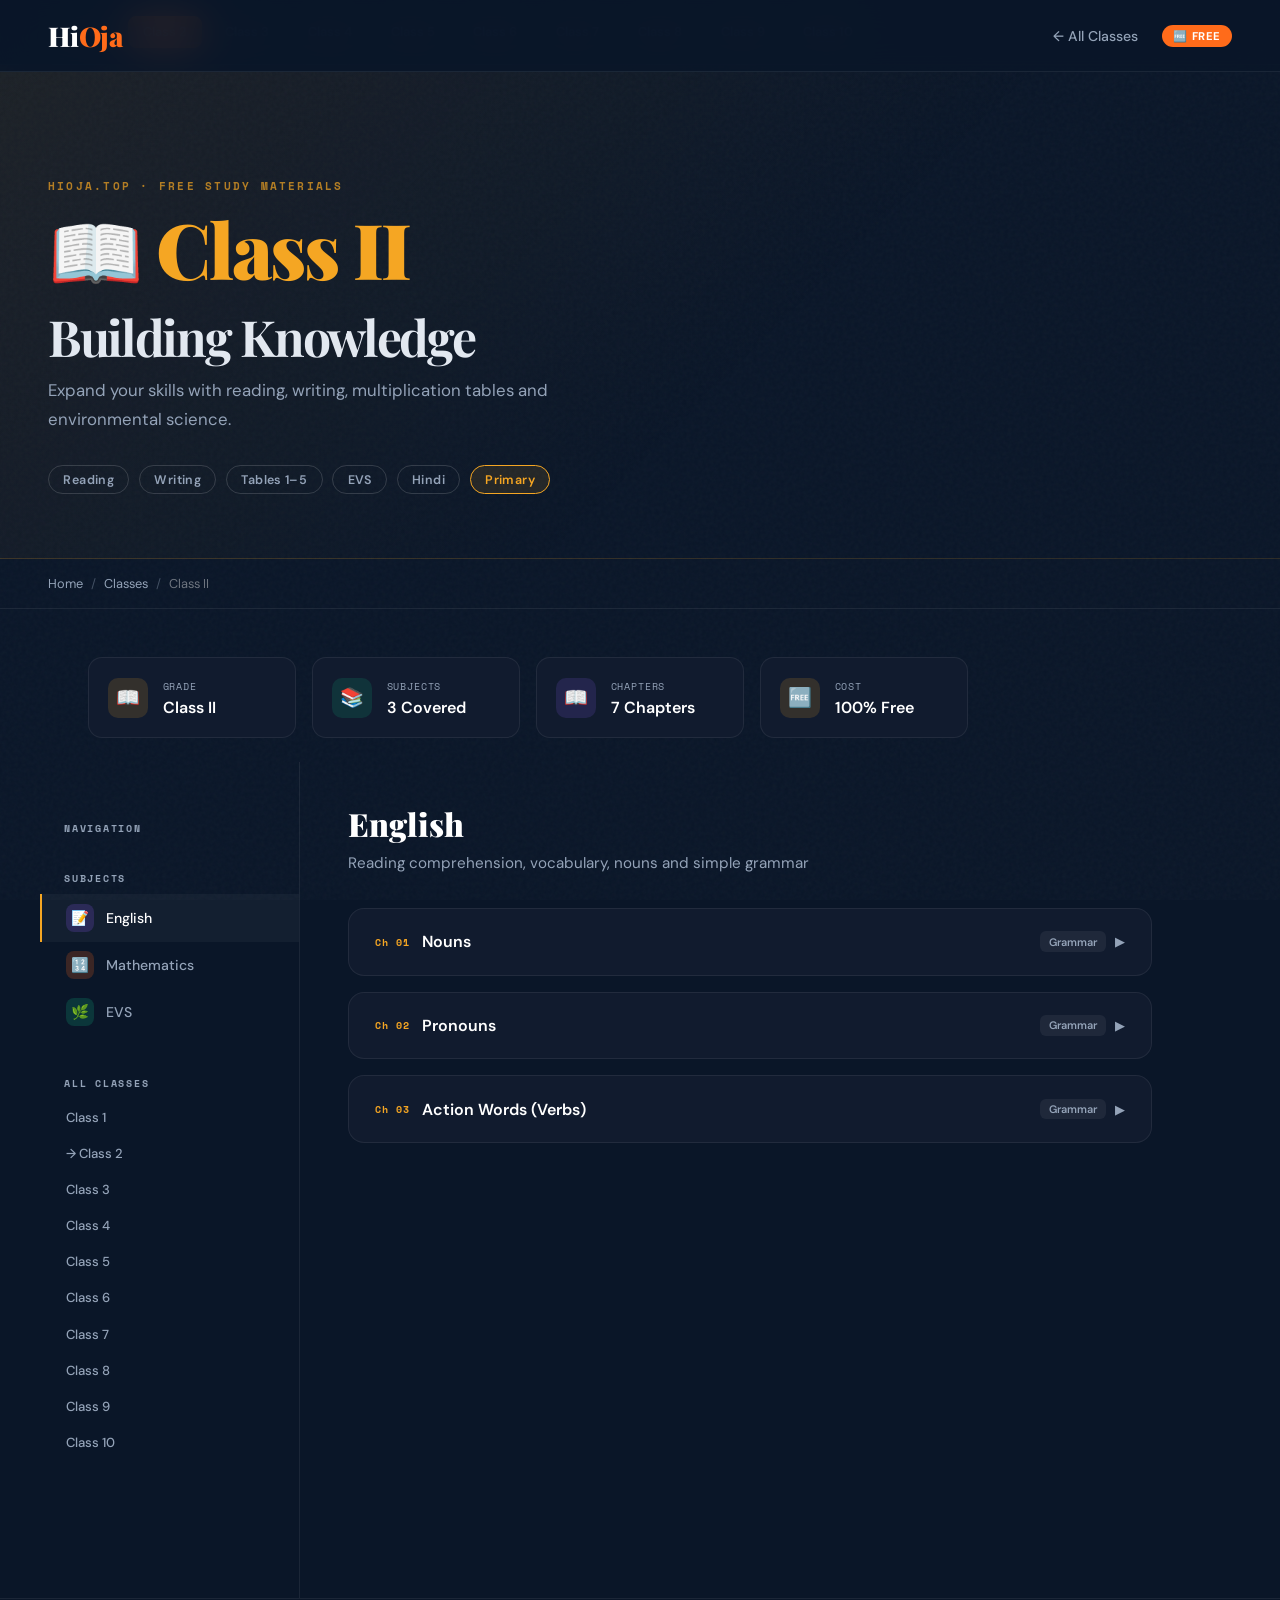
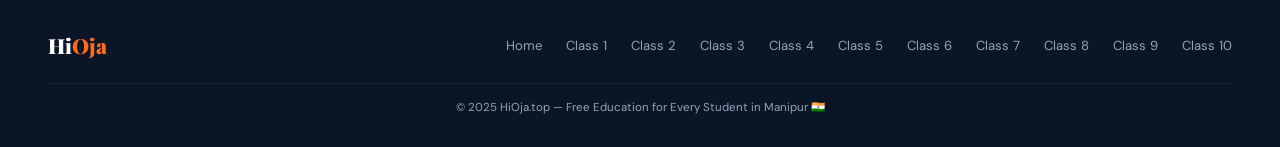
<file: class2.html>
<!DOCTYPE html>
<html lang="en">
<head>
<meta charset="UTF-8">
<meta name="viewport" content="width=device-width, initial-scale=1.0">
<title>HiOja — Class II Study Materials</title>
<link rel="stylesheet" href="shared.css">
<style>
  .class-hero { background: linear-gradient(135deg, rgba(245,166,35,0.08) 0%, transparent 60%); border-bottom-color: rgba(245,166,35,0.15); }
  .class-eyebrow { color: #F5A623; }
  .class-hero h1 em { color: #F5A623; }
  .ch-btn.primary { background: #F5A623; }
  .step-num { border-color: #F5A623; color: #F5A623; }
  .sidebar-link.active { border-left-color: #F5A623 !important; }
  .chapter-card.open { border-color: #F5A623; box-shadow: 0 0 0 1px rgba(245,166,35,.2); }
  .chapter-card.open .ch-chevron { color: #F5A623; }
  .ch-num { color: #F5A623; }
</style>
</head>
<body>

<nav>
  <a href="index.html" class="logo">Hi<span>Oja</span></a>
  <div class="nav-right">
    <a href="index.html" class="back-btn">← All Classes</a>
    <span class="nav-badge">🆓 Free</span>
  </div>
</nav>

<div class="class-nav">
  <a href="class1.html" class="">Class 1</a><a href="class2.html" class="active-class">Class 2</a><a href="class3.html" class="">Class 3</a><a href="class4.html" class="">Class 4</a><a href="class5.html" class="">Class 5</a><a href="class6.html" class="">Class 6</a><a href="class7.html" class="">Class 7</a><a href="class8.html" class="">Class 8</a><a href="class9.html" class="">Class 9</a><a href="class10.html" class="">Class 10</a>
</div>

<div class="class-hero">
  <div class="hero-glow" style="background:radial-gradient(circle, rgba(245,166,35,0.15) 0%, transparent 70%)"></div>
  <div class="class-eyebrow">HiOja.top · Free Study Materials</div>
  <h1>📖 <em>Class II</em><br><span style="color:var(--light);font-size:.65em;font-weight:700">Building Knowledge</span></h1>
  <p>Expand your skills with reading, writing, multiplication tables and environmental science.</p>
  <div class="hero-chips"><span class="chip" style="border-color:rgba(255,255,255,0.15);color:var(--muted);">Reading</span> <span class="chip" style="border-color:rgba(255,255,255,0.15);color:var(--muted);">Writing</span> <span class="chip" style="border-color:rgba(255,255,255,0.15);color:var(--muted);">Tables 1–5</span> <span class="chip" style="border-color:rgba(255,255,255,0.15);color:var(--muted);">EVS</span> <span class="chip" style="border-color:rgba(255,255,255,0.15);color:var(--muted);">Hindi</span>
    <span class="chip" style="border-color:#F5A623;color:#F5A623;background:rgba(245,166,35,.1)">Primary</span>
  </div>
</div>

<div class="breadcrumb">
  <a href="index.html">Home</a>
  <span>/</span>
  <a href="index.html#classes">Classes</a>
  <span>/</span>
  <span style="color:var(--white)">Class II</span>
</div>

<div style="padding:1.5rem 3rem 0;max-width:1200px;margin:0 auto;position:relative;z-index:1">
  <div class="overview-grid">
    <div class="ov-card fade-in">
      <div class="ov-icon" style="background:rgba(245,166,35,.15)">📖</div>
      <div class="ov-info"><span>Grade</span><strong>Class II</strong></div>
    </div>
    <div class="ov-card fade-in">
      <div class="ov-icon" style="background:rgba(16,185,129,.15)">📚</div>
      <div class="ov-info"><span>Subjects</span><strong>3 Covered</strong></div>
    </div>
    <div class="ov-card fade-in">
      <div class="ov-icon" style="background:rgba(139,92,246,.15)">📖</div>
      <div class="ov-info"><span>Chapters</span><strong>7 Chapters</strong></div>
    </div>
    <div class="ov-card fade-in">
      <div class="ov-icon" style="background:rgba(245,166,35,.15)">🆓</div>
      <div class="ov-info"><span>Cost</span><strong>100% Free</strong></div>
    </div>
  </div>
</div>

<div class="class-layout" style="max-width:1200px;margin:0 auto">
  <aside class="sidebar">
    <div class="sidebar-label">Navigation</div>
    <div class="sidebar-label">Subjects</div><a class="sidebar-link  active" data-target="english">
  <span class="s-icon" style="background:rgba(139,92,246,0.2)">📝</span>
  English
</a><a class="sidebar-link" data-target="maths">
  <span class="s-icon" style="background:rgba(255,107,26,0.2)">🔢</span>
  Mathematics
</a><a class="sidebar-link" data-target="evs">
  <span class="s-icon" style="background:rgba(16,185,129,0.2)">🌿</span>
  EVS
</a>
    <div class="sidebar-label" style="margin-top:2rem">All Classes</div>
    <a class="sidebar-link" href="class1.html" style="font-size:.82rem">Class 1</a><a class="sidebar-link" href="class2.html" style="font-size:.82rem">→ Class 2</a><a class="sidebar-link" href="class3.html" style="font-size:.82rem">Class 3</a><a class="sidebar-link" href="class4.html" style="font-size:.82rem">Class 4</a><a class="sidebar-link" href="class5.html" style="font-size:.82rem">Class 5</a><a class="sidebar-link" href="class6.html" style="font-size:.82rem">Class 6</a><a class="sidebar-link" href="class7.html" style="font-size:.82rem">Class 7</a><a class="sidebar-link" href="class8.html" style="font-size:.82rem">Class 8</a><a class="sidebar-link" href="class9.html" style="font-size:.82rem">Class 9</a><a class="sidebar-link" href="class10.html" style="font-size:.82rem">Class 10</a>
  </aside>

  <main class="content-area">
    
<div id="english" class="subject-section  active">
  <div class="subject-header">
    <h2>English</h2>
    <p>Reading comprehension, vocabulary, nouns and simple grammar</p>
  </div>
  <div class="chapters-grid">
    
<div class="chapter-card fade-in">
  <div class="ch-top">
    <div class="ch-meta">
      <span class="ch-num">Ch 01</span>
      <span class="ch-title">Nouns</span>
    </div>
    <div style="display:flex;align-items:center;gap:.6rem">
      <span class="ch-badge">Grammar</span>
      <span class="ch-chevron">▶</span>
    </div>
  </div>
  <div class="ch-body">
    <p>A noun is a naming word. Learn about people, places, animals and things.</p>
    <div class="ch-topics"><span class="topic-tag">Person Nouns</span><span class="topic-tag">Place Nouns</span><span class="topic-tag">Animal Nouns</span><span class="topic-tag">Thing Nouns</span><span class="topic-tag">Singular & Plural</span></div>
    
    <div class="notes-box"><h4>📌 Key Points</h4><ul><li>A noun names a person, place, animal or thing</li><li>'Imphal' is a proper noun</li><li>'City' is a common noun</li><li>Proper nouns begin with capital letters</li></ul></div>
    <div class="mcq-block"><h4>📝 Quick MCQ Practice</h4><div class="mcq-q"><p>Which is a proper noun?</p><div class="mcq-opts"><button class="mcq-opt" data-correct="0">A. river</button><button class="mcq-opt" data-correct="0">B. boy</button><button class="mcq-opt" data-correct="1">C. Imphal</button><button class="mcq-opt" data-correct="0">D. city</button></div></div><div class="mcq-q"><p>Plural of 'cat' is?</p><div class="mcq-opts"><button class="mcq-opt" data-correct="0">A. cates</button><button class="mcq-opt" data-correct="0">B. cat</button><button class="mcq-opt" data-correct="1">C. cats</button><button class="mcq-opt" data-correct="0">D. catties</button></div></div></div>
    <div class="ch-actions">
      <a href="#" class="ch-btn primary">📖 Study Notes</a>
      <a href="#" class="ch-btn ghost">📝 Practice Questions</a>
      <a href="#" class="ch-btn ghost">🎯 Previous Year Qs</a>
    </div>
  </div>
</div>

<div class="chapter-card fade-in">
  <div class="ch-top">
    <div class="ch-meta">
      <span class="ch-num">Ch 02</span>
      <span class="ch-title">Pronouns</span>
    </div>
    <div style="display:flex;align-items:center;gap:.6rem">
      <span class="ch-badge">Grammar</span>
      <span class="ch-chevron">▶</span>
    </div>
  </div>
  <div class="ch-body">
    <p>Pronouns replace nouns. Learn I, you, he, she, it, we, they.</p>
    <div class="ch-topics"><span class="topic-tag">Personal Pronouns</span><span class="topic-tag">Subject Pronouns</span><span class="topic-tag">Replacing Nouns</span><span class="topic-tag">Practice</span></div>
    
    <div class="notes-box"><h4>📌 Key Points</h4><ul><li>Pronouns replace nouns</li><li>I, we, you, he, she, it, they are pronouns</li><li>Use 'he' for males</li><li>Use 'she' for females</li></ul></div>
    <div class="mcq-block"><h4>📝 Quick MCQ Practice</h4><div class="mcq-q"><p>Which is a pronoun?</p><div class="mcq-opts"><button class="mcq-opt" data-correct="0">A. Ratan</button><button class="mcq-opt" data-correct="0">B. tree</button><button class="mcq-opt" data-correct="1">C. she</button><button class="mcq-opt" data-correct="0">D. Manipur</button></div></div><div class="mcq-q"><p>He ___ a student.</p><div class="mcq-opts"><button class="mcq-opt" data-correct="0">A. am</button><button class="mcq-opt" data-correct="0">B. are</button><button class="mcq-opt" data-correct="1">C. is</button><button class="mcq-opt" data-correct="0">D. be</button></div></div></div>
    <div class="ch-actions">
      <a href="#" class="ch-btn primary">📖 Study Notes</a>
      <a href="#" class="ch-btn ghost">📝 Practice Questions</a>
      <a href="#" class="ch-btn ghost">🎯 Previous Year Qs</a>
    </div>
  </div>
</div>

<div class="chapter-card fade-in">
  <div class="ch-top">
    <div class="ch-meta">
      <span class="ch-num">Ch 03</span>
      <span class="ch-title">Action Words (Verbs)</span>
    </div>
    <div style="display:flex;align-items:center;gap:.6rem">
      <span class="ch-badge">Grammar</span>
      <span class="ch-chevron">▶</span>
    </div>
  </div>
  <div class="ch-body">
    <p>Verbs are doing words. Run, jump, eat, sleep, read and write.</p>
    <div class="ch-topics"><span class="topic-tag">Action Verbs</span><span class="topic-tag">Is/Am/Are</span><span class="topic-tag">Verb in Sentences</span><span class="topic-tag">Present Tense</span></div>
    
    <div class="notes-box"><h4>📌 Key Points</h4><ul><li>Verbs show action or state</li><li>Run, jump, eat are action verbs</li><li>'Is', 'am', 'are' are linking verbs</li><li>Every sentence has a verb</li></ul></div>
    <div class="mcq-block"><h4>📝 Quick MCQ Practice</h4><div class="mcq-q"><p>Which is an action verb?</p><div class="mcq-opts"><button class="mcq-opt" data-correct="0">A. happy</button><button class="mcq-opt" data-correct="1">B. jump</button><button class="mcq-opt" data-correct="0">C. beautiful</button><button class="mcq-opt" data-correct="0">D. fast</button></div></div><div class="mcq-q"><p>I ___ reading a book.</p><div class="mcq-opts"><button class="mcq-opt" data-correct="0">A. is</button><button class="mcq-opt" data-correct="0">B. are</button><button class="mcq-opt" data-correct="1">C. am</button><button class="mcq-opt" data-correct="0">D. be</button></div></div></div>
    <div class="ch-actions">
      <a href="#" class="ch-btn primary">📖 Study Notes</a>
      <a href="#" class="ch-btn ghost">📝 Practice Questions</a>
      <a href="#" class="ch-btn ghost">🎯 Previous Year Qs</a>
    </div>
  </div>
</div>
  </div>
</div>

<div id="maths" class="subject-section">
  <div class="subject-header">
    <h2>Mathematics</h2>
    <p>Numbers to 1000, multiplication tables 1–5, measurement</p>
  </div>
  <div class="chapters-grid">
    
<div class="chapter-card fade-in">
  <div class="ch-top">
    <div class="ch-meta">
      <span class="ch-num">Ch 01</span>
      <span class="ch-title">Numbers up to 1000</span>
    </div>
    <div style="display:flex;align-items:center;gap:.6rem">
      <span class="ch-badge">Numbers</span>
      <span class="ch-chevron">▶</span>
    </div>
  </div>
  <div class="ch-body">
    <p>Read, write and compare 3-digit numbers. Understand hundreds, tens and ones.</p>
    <div class="ch-topics"><span class="topic-tag">Hundreds, Tens, Ones</span><span class="topic-tag">Place Value</span><span class="topic-tag">Comparing Numbers</span><span class="topic-tag">Ordering</span></div>
    <div class="formula-box"><h4>🧮 Formulae / Key Expressions</h4><code class="formula">Any 3-digit number = H×100 + T×10 + O×1</code><code class="formula">345 = 3×100 + 4×10 + 5</code></div>
    <div class="notes-box"><h4>📌 Key Points</h4><ul><li>The leftmost digit has the highest value</li><li>345 has 3 hundreds, 4 tens, 5 ones</li><li>Compare from the hundreds digit first</li></ul></div>
    <div class="mcq-block"><h4>📝 Quick MCQ Practice</h4><div class="mcq-q"><p>What is the place value of 5 in 352?</p><div class="mcq-opts"><button class="mcq-opt" data-correct="0">A. Ones</button><button class="mcq-opt" data-correct="0">B. Hundreds</button><button class="mcq-opt" data-correct="1">C. Tens</button><button class="mcq-opt" data-correct="0">D. Thousands</button></div></div><div class="mcq-q"><p>Which is greater: 456 or 465?</p><div class="mcq-opts"><button class="mcq-opt" data-correct="0">A. 456</button><button class="mcq-opt" data-correct="1">B. 465</button><button class="mcq-opt" data-correct="0">C. Equal</button><button class="mcq-opt" data-correct="0">D. Can't say</button></div></div></div>
    <div class="ch-actions">
      <a href="#" class="ch-btn primary">📖 Study Notes</a>
      <a href="#" class="ch-btn ghost">📝 Practice Questions</a>
      <a href="#" class="ch-btn ghost">🎯 Previous Year Qs</a>
    </div>
  </div>
</div>

<div class="chapter-card fade-in">
  <div class="ch-top">
    <div class="ch-meta">
      <span class="ch-num">Ch 02</span>
      <span class="ch-title">Multiplication Tables 1–5</span>
    </div>
    <div style="display:flex;align-items:center;gap:.6rem">
      <span class="ch-badge">Multiplication</span>
      <span class="ch-chevron">▶</span>
    </div>
  </div>
  <div class="ch-body">
    <p>Learn and memorise multiplication tables from 1 to 5 with patterns and tricks.</p>
    <div class="ch-topics"><span class="topic-tag">Table of 1</span><span class="topic-tag">Table of 2</span><span class="topic-tag">Table of 3</span><span class="topic-tag">Table of 4</span><span class="topic-tag">Table of 5</span></div>
    <div class="formula-box"><h4>🧮 Formulae / Key Expressions</h4><code class="formula">2×1=2, 2×2=4, 2×3=6 … 2×10=20</code><code class="formula">5×1=5, 5×2=10, 5×3=15 … 5×10=50</code></div>
    <div class="notes-box"><h4>📌 Key Points</h4><ul><li>Any number × 1 = itself</li><li>Any number × 0 = 0</li><li>5 times table always ends in 0 or 5</li></ul></div>
    <div class="mcq-block"><h4>📝 Quick MCQ Practice</h4><div class="mcq-q"><p>4 × 3 = ?</p><div class="mcq-opts"><button class="mcq-opt" data-correct="0">A. 10</button><button class="mcq-opt" data-correct="0">B. 11</button><button class="mcq-opt" data-correct="1">C. 12</button><button class="mcq-opt" data-correct="0">D. 13</button></div></div><div class="mcq-q"><p>5 × 6 = ?</p><div class="mcq-opts"><button class="mcq-opt" data-correct="0">A. 25</button><button class="mcq-opt" data-correct="1">B. 30</button><button class="mcq-opt" data-correct="0">C. 35</button><button class="mcq-opt" data-correct="0">D. 40</button></div></div></div>
    <div class="ch-actions">
      <a href="#" class="ch-btn primary">📖 Study Notes</a>
      <a href="#" class="ch-btn ghost">📝 Practice Questions</a>
      <a href="#" class="ch-btn ghost">🎯 Previous Year Qs</a>
    </div>
  </div>
</div>
  </div>
</div>

<div id="evs" class="subject-section">
  <div class="subject-header">
    <h2>EVS</h2>
    <p>Plants, animals, food, water and our neighbourhood</p>
  </div>
  <div class="chapters-grid">
    
<div class="chapter-card fade-in">
  <div class="ch-top">
    <div class="ch-meta">
      <span class="ch-num">Ch 01</span>
      <span class="ch-title">Plants Around Us</span>
    </div>
    <div style="display:flex;align-items:center;gap:.6rem">
      <span class="ch-badge">Science</span>
      <span class="ch-chevron">▶</span>
    </div>
  </div>
  <div class="ch-body">
    <p>Learn about types of plants, their parts, and how they help us.</p>
    <div class="ch-topics"><span class="topic-tag">Parts of a Plant</span><span class="topic-tag">Trees & Shrubs</span><span class="topic-tag">Herbs & Creepers</span><span class="topic-tag">Uses of Plants</span></div>
    
    <div class="notes-box"><h4>📌 Key Points</h4><ul><li>Plants have roots, stem, leaves, flowers and fruits</li><li>Roots absorb water from soil</li><li>Leaves make food using sunlight</li><li>Plants give us oxygen</li></ul></div>
    <div class="mcq-block"><h4>📝 Quick MCQ Practice</h4><div class="mcq-q"><p>Which part of the plant absorbs water?</p><div class="mcq-opts"><button class="mcq-opt" data-correct="0">A. Leaf</button><button class="mcq-opt" data-correct="0">B. Flower</button><button class="mcq-opt" data-correct="1">C. Root</button><button class="mcq-opt" data-correct="0">D. Stem</button></div></div><div class="mcq-q"><p>Plants make food using?</p><div class="mcq-opts"><button class="mcq-opt" data-correct="0">A. Moon</button><button class="mcq-opt" data-correct="1">B. Sunlight</button><button class="mcq-opt" data-correct="0">C. Rain</button><button class="mcq-opt" data-correct="0">D. Wind</button></div></div></div>
    <div class="ch-actions">
      <a href="#" class="ch-btn primary">📖 Study Notes</a>
      <a href="#" class="ch-btn ghost">📝 Practice Questions</a>
      <a href="#" class="ch-btn ghost">🎯 Previous Year Qs</a>
    </div>
  </div>
</div>

<div class="chapter-card fade-in">
  <div class="ch-top">
    <div class="ch-meta">
      <span class="ch-num">Ch 02</span>
      <span class="ch-title">Animals and Their Homes</span>
    </div>
    <div style="display:flex;align-items:center;gap:.6rem">
      <span class="ch-badge">Science</span>
      <span class="ch-chevron">▶</span>
    </div>
  </div>
  <div class="ch-body">
    <p>Domestic and wild animals, their food habits and where they live.</p>
    <div class="ch-topics"><span class="topic-tag">Domestic Animals</span><span class="topic-tag">Wild Animals</span><span class="topic-tag">What Animals Eat</span><span class="topic-tag">Animal Homes</span></div>
    
    <div class="notes-box"><h4>📌 Key Points</h4><ul><li>Animals that live with us are domestic</li><li>Wild animals live in forests</li><li>Herbivores eat plants</li><li>Carnivores eat meat</li></ul></div>
    <div class="mcq-block"><h4>📝 Quick MCQ Practice</h4><div class="mcq-q"><p>A cow is a ___animal.</p><div class="mcq-opts"><button class="mcq-opt" data-correct="0">A. Wild</button><button class="mcq-opt" data-correct="1">B. Domestic</button><button class="mcq-opt" data-correct="0">C. Sea</button><button class="mcq-opt" data-correct="0">D. Forest</button></div></div><div class="mcq-q"><p>A lion eats ___.</p><div class="mcq-opts"><button class="mcq-opt" data-correct="0">A. Grass</button><button class="mcq-opt" data-correct="0">B. Fruits</button><button class="mcq-opt" data-correct="1">C. Meat</button><button class="mcq-opt" data-correct="0">D. Leaves</button></div></div></div>
    <div class="ch-actions">
      <a href="#" class="ch-btn primary">📖 Study Notes</a>
      <a href="#" class="ch-btn ghost">📝 Practice Questions</a>
      <a href="#" class="ch-btn ghost">🎯 Previous Year Qs</a>
    </div>
  </div>
</div>
  </div>
</div>
  </main>
</div>

<footer>
  <a href="index.html" class="footer-logo">Hi<span>Oja</span></a>
  <div class="footer-links">
    <a href="index.html">Home</a>
    <a href="class1.html">Class 1</a><a href="class2.html">Class 2</a><a href="class3.html">Class 3</a><a href="class4.html">Class 4</a><a href="class5.html">Class 5</a><a href="class6.html">Class 6</a><a href="class7.html">Class 7</a><a href="class8.html">Class 8</a><a href="class9.html">Class 9</a><a href="class10.html">Class 10</a>
  </div>
  <div class="footer-copy">© 2025 HiOja.top — Free Education for Every Student in Manipur 🇮🇳</div>
</footer>

<script src="shared.js"></script>
</body>
</html>
</file>
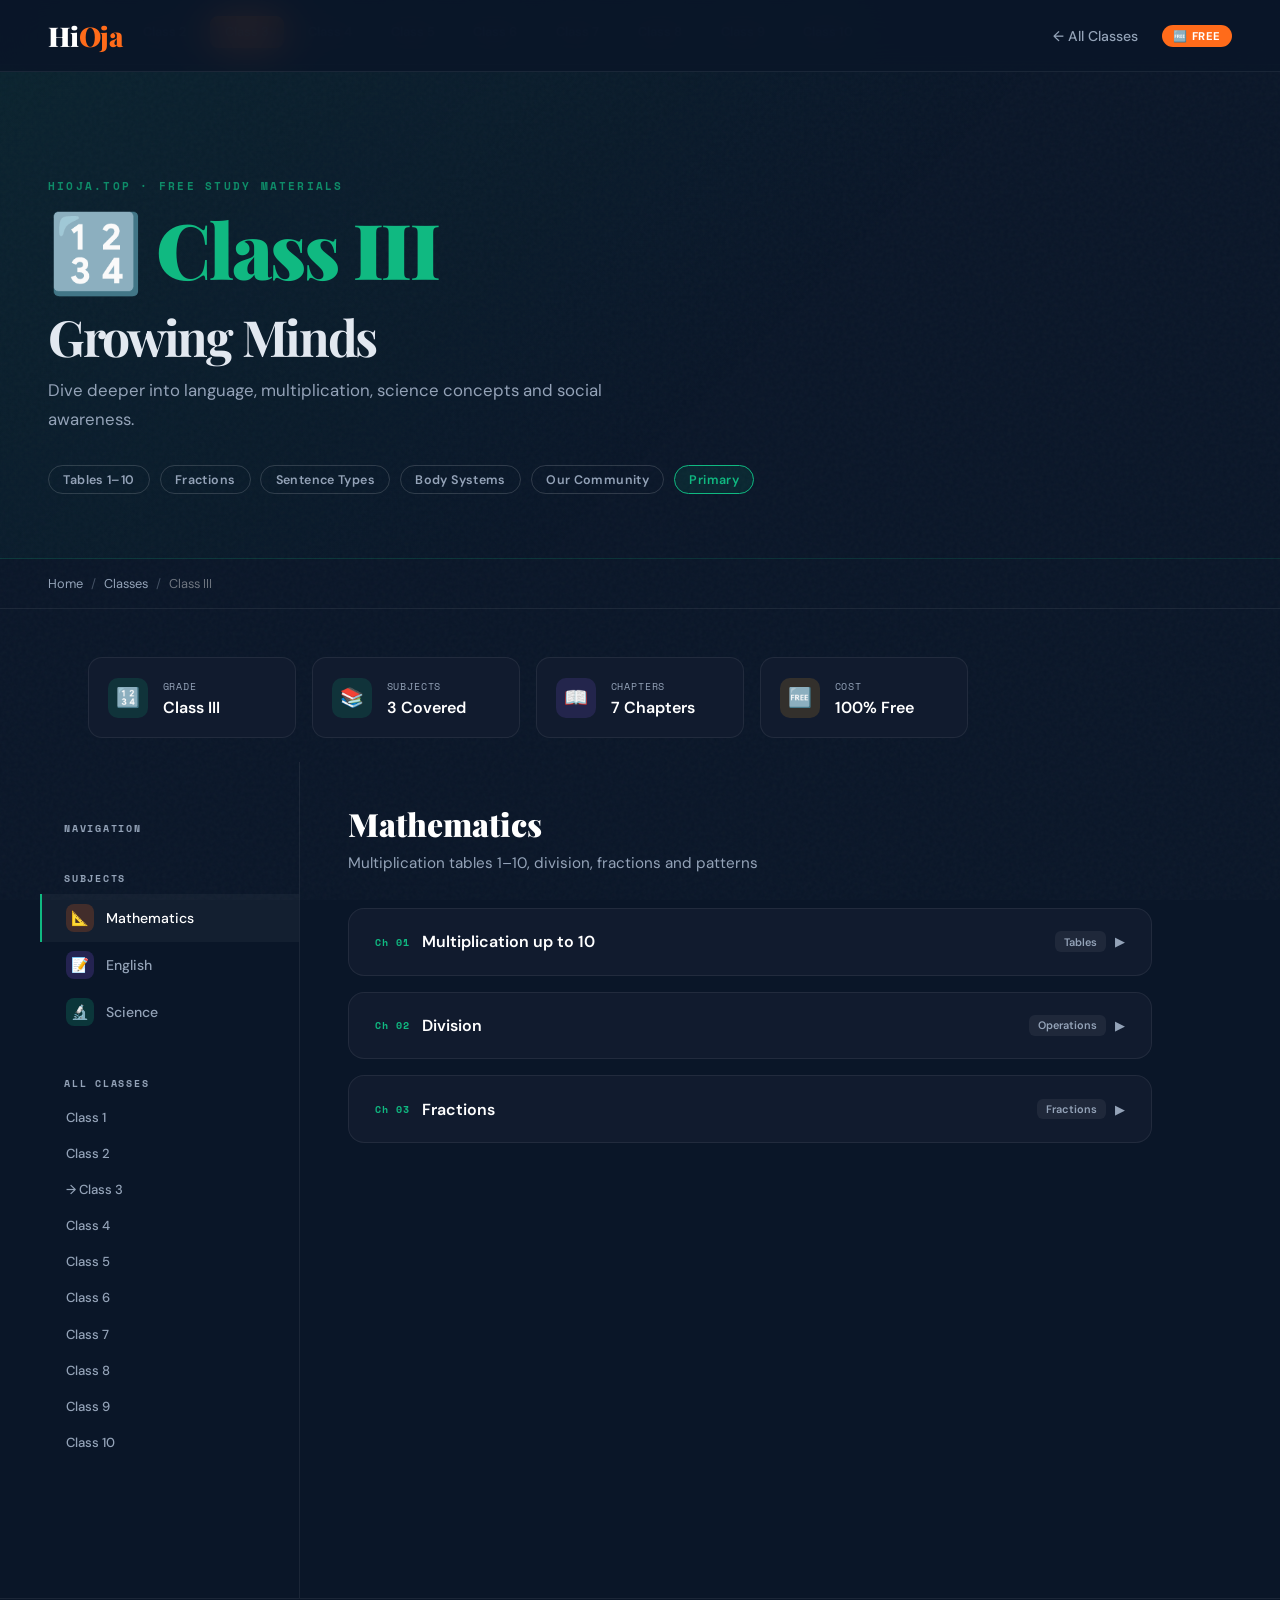
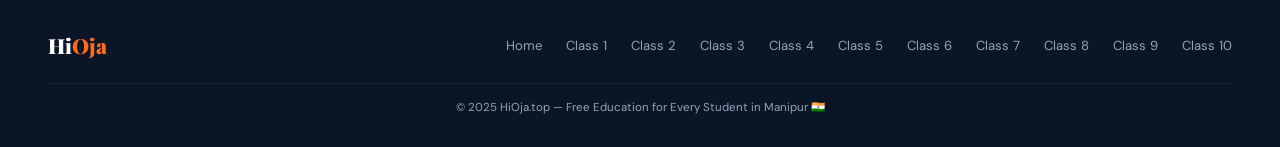
<file: class3.html>
<!DOCTYPE html>
<html lang="en">
<head>
<meta charset="UTF-8">
<meta name="viewport" content="width=device-width, initial-scale=1.0">
<title>HiOja — Class III Study Materials</title>
<link rel="stylesheet" href="shared.css">
<style>
  .class-hero { background: linear-gradient(135deg, rgba(16,185,129,0.08) 0%, transparent 60%); border-bottom-color: rgba(16,185,129,0.15); }
  .class-eyebrow { color: #10B981; }
  .class-hero h1 em { color: #10B981; }
  .ch-btn.primary { background: #10B981; }
  .step-num { border-color: #10B981; color: #10B981; }
  .sidebar-link.active { border-left-color: #10B981 !important; }
  .chapter-card.open { border-color: #10B981; box-shadow: 0 0 0 1px rgba(16,185,129,.2); }
  .chapter-card.open .ch-chevron { color: #10B981; }
  .ch-num { color: #10B981; }
</style>
</head>
<body>

<nav>
  <a href="index.html" class="logo">Hi<span>Oja</span></a>
  <div class="nav-right">
    <a href="index.html" class="back-btn">← All Classes</a>
    <span class="nav-badge">🆓 Free</span>
  </div>
</nav>

<div class="class-nav">
  <a href="class1.html" class="">Class 1</a><a href="class2.html" class="">Class 2</a><a href="class3.html" class="active-class">Class 3</a><a href="class4.html" class="">Class 4</a><a href="class5.html" class="">Class 5</a><a href="class6.html" class="">Class 6</a><a href="class7.html" class="">Class 7</a><a href="class8.html" class="">Class 8</a><a href="class9.html" class="">Class 9</a><a href="class10.html" class="">Class 10</a>
</div>

<div class="class-hero">
  <div class="hero-glow" style="background:radial-gradient(circle, rgba(16,185,129,0.15) 0%, transparent 70%)"></div>
  <div class="class-eyebrow">HiOja.top · Free Study Materials</div>
  <h1>🔢 <em>Class III</em><br><span style="color:var(--light);font-size:.65em;font-weight:700">Growing Minds</span></h1>
  <p>Dive deeper into language, multiplication, science concepts and social awareness.</p>
  <div class="hero-chips"><span class="chip" style="border-color:rgba(255,255,255,0.15);color:var(--muted);">Tables 1–10</span> <span class="chip" style="border-color:rgba(255,255,255,0.15);color:var(--muted);">Fractions</span> <span class="chip" style="border-color:rgba(255,255,255,0.15);color:var(--muted);">Sentence Types</span> <span class="chip" style="border-color:rgba(255,255,255,0.15);color:var(--muted);">Body Systems</span> <span class="chip" style="border-color:rgba(255,255,255,0.15);color:var(--muted);">Our Community</span>
    <span class="chip" style="border-color:#10B981;color:#10B981;background:rgba(16,185,129,.1)">Primary</span>
  </div>
</div>

<div class="breadcrumb">
  <a href="index.html">Home</a>
  <span>/</span>
  <a href="index.html#classes">Classes</a>
  <span>/</span>
  <span style="color:var(--white)">Class III</span>
</div>

<div style="padding:1.5rem 3rem 0;max-width:1200px;margin:0 auto;position:relative;z-index:1">
  <div class="overview-grid">
    <div class="ov-card fade-in">
      <div class="ov-icon" style="background:rgba(16,185,129,.15)">🔢</div>
      <div class="ov-info"><span>Grade</span><strong>Class III</strong></div>
    </div>
    <div class="ov-card fade-in">
      <div class="ov-icon" style="background:rgba(16,185,129,.15)">📚</div>
      <div class="ov-info"><span>Subjects</span><strong>3 Covered</strong></div>
    </div>
    <div class="ov-card fade-in">
      <div class="ov-icon" style="background:rgba(139,92,246,.15)">📖</div>
      <div class="ov-info"><span>Chapters</span><strong>7 Chapters</strong></div>
    </div>
    <div class="ov-card fade-in">
      <div class="ov-icon" style="background:rgba(245,166,35,.15)">🆓</div>
      <div class="ov-info"><span>Cost</span><strong>100% Free</strong></div>
    </div>
  </div>
</div>

<div class="class-layout" style="max-width:1200px;margin:0 auto">
  <aside class="sidebar">
    <div class="sidebar-label">Navigation</div>
    <div class="sidebar-label">Subjects</div><a class="sidebar-link  active" data-target="maths">
  <span class="s-icon" style="background:rgba(255,107,26,0.2)">📐</span>
  Mathematics
</a><a class="sidebar-link" data-target="english">
  <span class="s-icon" style="background:rgba(139,92,246,0.2)">📝</span>
  English
</a><a class="sidebar-link" data-target="science">
  <span class="s-icon" style="background:rgba(16,185,129,0.2)">🔬</span>
  Science
</a>
    <div class="sidebar-label" style="margin-top:2rem">All Classes</div>
    <a class="sidebar-link" href="class1.html" style="font-size:.82rem">Class 1</a><a class="sidebar-link" href="class2.html" style="font-size:.82rem">Class 2</a><a class="sidebar-link" href="class3.html" style="font-size:.82rem">→ Class 3</a><a class="sidebar-link" href="class4.html" style="font-size:.82rem">Class 4</a><a class="sidebar-link" href="class5.html" style="font-size:.82rem">Class 5</a><a class="sidebar-link" href="class6.html" style="font-size:.82rem">Class 6</a><a class="sidebar-link" href="class7.html" style="font-size:.82rem">Class 7</a><a class="sidebar-link" href="class8.html" style="font-size:.82rem">Class 8</a><a class="sidebar-link" href="class9.html" style="font-size:.82rem">Class 9</a><a class="sidebar-link" href="class10.html" style="font-size:.82rem">Class 10</a>
  </aside>

  <main class="content-area">
    
<div id="maths" class="subject-section  active">
  <div class="subject-header">
    <h2>Mathematics</h2>
    <p>Multiplication tables 1–10, division, fractions and patterns</p>
  </div>
  <div class="chapters-grid">
    
<div class="chapter-card fade-in">
  <div class="ch-top">
    <div class="ch-meta">
      <span class="ch-num">Ch 01</span>
      <span class="ch-title">Multiplication up to 10</span>
    </div>
    <div style="display:flex;align-items:center;gap:.6rem">
      <span class="ch-badge">Tables</span>
      <span class="ch-chevron">▶</span>
    </div>
  </div>
  <div class="ch-body">
    <p>Master all multiplication tables from 1 to 10 and apply them in word problems.</p>
    <div class="ch-topics"><span class="topic-tag">Tables 6–10</span><span class="topic-tag">Commutative Property</span><span class="topic-tag">Word Problems</span><span class="topic-tag">Square Numbers</span></div>
    <div class="formula-box"><h4>🧮 Formulae / Key Expressions</h4><code class="formula">a × b = b × a (Commutative)</code><code class="formula">6×7=42, 7×8=56, 8×9=72, 9×9=81</code></div>
    <div class="notes-box"><h4>📌 Key Points</h4><ul><li>Learn tables by chanting daily</li><li>The product of two numbers is their multiplication result</li><li>Any number × 10 just adds a zero</li></ul></div>
    <div class="mcq-block"><h4>📝 Quick MCQ Practice</h4><div class="mcq-q"><p>7 × 8 = ?</p><div class="mcq-opts"><button class="mcq-opt" data-correct="0">A. 54</button><button class="mcq-opt" data-correct="1">B. 56</button><button class="mcq-opt" data-correct="0">C. 58</button><button class="mcq-opt" data-correct="0">D. 60</button></div></div><div class="mcq-q"><p>9 × 9 = ?</p><div class="mcq-opts"><button class="mcq-opt" data-correct="1">A. 81</button><button class="mcq-opt" data-correct="0">B. 72</button><button class="mcq-opt" data-correct="0">C. 63</button><button class="mcq-opt" data-correct="0">D. 90</button></div></div></div>
    <div class="ch-actions">
      <a href="#" class="ch-btn primary">📖 Study Notes</a>
      <a href="#" class="ch-btn ghost">📝 Practice Questions</a>
      <a href="#" class="ch-btn ghost">🎯 Previous Year Qs</a>
    </div>
  </div>
</div>

<div class="chapter-card fade-in">
  <div class="ch-top">
    <div class="ch-meta">
      <span class="ch-num">Ch 02</span>
      <span class="ch-title">Division</span>
    </div>
    <div style="display:flex;align-items:center;gap:.6rem">
      <span class="ch-badge">Operations</span>
      <span class="ch-chevron">▶</span>
    </div>
  </div>
  <div class="ch-body">
    <p>Understand division as equal sharing. Learn the ÷ symbol and relate it to multiplication.</p>
    <div class="ch-topics"><span class="topic-tag">Equal Sharing</span><span class="topic-tag">÷ Symbol</span><span class="topic-tag">Division & Multiplication</span><span class="topic-tag">Remainders</span></div>
    <div class="formula-box"><h4>🧮 Formulae / Key Expressions</h4><code class="formula">Dividend ÷ Divisor = Quotient</code><code class="formula">20 ÷ 4 = 5</code><code class="formula">If 3×6=18, then 18÷6=3</code></div>
    <div class="notes-box"><h4>📌 Key Points</h4><ul><li>Division is repeated subtraction</li><li>Check answer by multiplying back</li><li>Remainder is what is left over</li></ul></div>
    <div class="mcq-block"><h4>📝 Quick MCQ Practice</h4><div class="mcq-q"><p>24 ÷ 6 = ?</p><div class="mcq-opts"><button class="mcq-opt" data-correct="0">A. 3</button><button class="mcq-opt" data-correct="1">B. 4</button><button class="mcq-opt" data-correct="0">C. 5</button><button class="mcq-opt" data-correct="0">D. 6</button></div></div><div class="mcq-q"><p>30 ÷ 5 = ?</p><div class="mcq-opts"><button class="mcq-opt" data-correct="0">A. 5</button><button class="mcq-opt" data-correct="1">B. 6</button><button class="mcq-opt" data-correct="0">C. 7</button><button class="mcq-opt" data-correct="0">D. 8</button></div></div></div>
    <div class="ch-actions">
      <a href="#" class="ch-btn primary">📖 Study Notes</a>
      <a href="#" class="ch-btn ghost">📝 Practice Questions</a>
      <a href="#" class="ch-btn ghost">🎯 Previous Year Qs</a>
    </div>
  </div>
</div>

<div class="chapter-card fade-in">
  <div class="ch-top">
    <div class="ch-meta">
      <span class="ch-num">Ch 03</span>
      <span class="ch-title">Fractions</span>
    </div>
    <div style="display:flex;align-items:center;gap:.6rem">
      <span class="ch-badge">Fractions</span>
      <span class="ch-chevron">▶</span>
    </div>
  </div>
  <div class="ch-body">
    <p>Understand halves, quarters and thirds. Read and write fractions as ½, ¼, ⅓.</p>
    <div class="ch-topics"><span class="topic-tag">Half (½)</span><span class="topic-tag">Quarter (¼)</span><span class="topic-tag">One-Third (⅓)</span><span class="topic-tag">Parts of a Whole</span></div>
    <div class="formula-box"><h4>🧮 Formulae / Key Expressions</h4><code class="formula">Fraction = Numerator / Denominator</code><code class="formula">½ means 1 part out of 2 equal parts</code></div>
    <div class="notes-box"><h4>📌 Key Points</h4><ul><li>Numerator is the top number</li><li>Denominator is the bottom number</li><li>½ is greater than ¼</li><li>A whole = all equal parts together</li></ul></div>
    <div class="mcq-block"><h4>📝 Quick MCQ Practice</h4><div class="mcq-q"><p>In ¾, the denominator is?</p><div class="mcq-opts"><button class="mcq-opt" data-correct="0">A. 3</button><button class="mcq-opt" data-correct="1">B. 4</button><button class="mcq-opt" data-correct="0">C. 7</button><button class="mcq-opt" data-correct="0">D. 1</button></div></div><div class="mcq-q"><p>Which fraction is smaller?</p><div class="mcq-opts"><button class="mcq-opt" data-correct="0">A. ½</button><button class="mcq-opt" data-correct="1">B. ¼</button><button class="mcq-opt" data-correct="0">C. ⅓</button><button class="mcq-opt" data-correct="0">D. ⅔</button></div></div></div>
    <div class="ch-actions">
      <a href="#" class="ch-btn primary">📖 Study Notes</a>
      <a href="#" class="ch-btn ghost">📝 Practice Questions</a>
      <a href="#" class="ch-btn ghost">🎯 Previous Year Qs</a>
    </div>
  </div>
</div>
  </div>
</div>

<div id="english" class="subject-section">
  <div class="subject-header">
    <h2>English</h2>
    <p>Adjectives, tenses, paragraph writing and comprehension</p>
  </div>
  <div class="chapters-grid">
    
<div class="chapter-card fade-in">
  <div class="ch-top">
    <div class="ch-meta">
      <span class="ch-num">Ch 01</span>
      <span class="ch-title">Adjectives</span>
    </div>
    <div style="display:flex;align-items:center;gap:.6rem">
      <span class="ch-badge">Grammar</span>
      <span class="ch-chevron">▶</span>
    </div>
  </div>
  <div class="ch-body">
    <p>Adjectives describe nouns. Learn about size, colour, shape, quantity and quality adjectives.</p>
    <div class="ch-topics"><span class="topic-tag">Describing Words</span><span class="topic-tag">Adjectives of Colour</span><span class="topic-tag">Adjectives of Size</span><span class="topic-tag">Degrees of Comparison</span></div>
    
    <div class="notes-box"><h4>📌 Key Points</h4><ul><li>Adjectives describe nouns</li><li>'Tall', 'red', 'heavy' are adjectives</li><li>Adjectives answer: What kind? How many? Which?</li><li>Comparison: tall → taller → tallest</li></ul></div>
    <div class="mcq-block"><h4>📝 Quick MCQ Practice</h4><div class="mcq-q"><p>Which is an adjective?</p><div class="mcq-opts"><button class="mcq-opt" data-correct="0">A. run</button><button class="mcq-opt" data-correct="0">B. quickly</button><button class="mcq-opt" data-correct="1">C. beautiful</button><button class="mcq-opt" data-correct="0">D. she</button></div></div><div class="mcq-q"><p>Comparative of 'big' is?</p><div class="mcq-opts"><button class="mcq-opt" data-correct="0">A. biggest</button><button class="mcq-opt" data-correct="0">B. more big</button><button class="mcq-opt" data-correct="1">C. bigger</button><button class="mcq-opt" data-correct="0">D. bigest</button></div></div></div>
    <div class="ch-actions">
      <a href="#" class="ch-btn primary">📖 Study Notes</a>
      <a href="#" class="ch-btn ghost">📝 Practice Questions</a>
      <a href="#" class="ch-btn ghost">🎯 Previous Year Qs</a>
    </div>
  </div>
</div>

<div class="chapter-card fade-in">
  <div class="ch-top">
    <div class="ch-meta">
      <span class="ch-num">Ch 02</span>
      <span class="ch-title">Tenses</span>
    </div>
    <div style="display:flex;align-items:center;gap:.6rem">
      <span class="ch-badge">Grammar</span>
      <span class="ch-chevron">▶</span>
    </div>
  </div>
  <div class="ch-body">
    <p>Learn Present, Past and Future tenses with regular and irregular verbs.</p>
    <div class="ch-topics"><span class="topic-tag">Present Tense</span><span class="topic-tag">Past Tense</span><span class="topic-tag">Future Tense</span><span class="topic-tag">Irregular Verbs</span></div>
    
    <div class="notes-box"><h4>📌 Key Points</h4><ul><li>Present tense: action happening now</li><li>Past tense: action already done</li><li>Future tense: action yet to happen</li><li>Add -ed to most verbs for past tense</li></ul></div>
    <div class="mcq-block"><h4>📝 Quick MCQ Practice</h4><div class="mcq-q"><p>Past tense of 'go' is?</p><div class="mcq-opts"><button class="mcq-opt" data-correct="0">A. goed</button><button class="mcq-opt" data-correct="0">B. gone</button><button class="mcq-opt" data-correct="0">C. goes</button><button class="mcq-opt" data-correct="1">D. went</button></div></div><div class="mcq-q"><p>'She ___ to school tomorrow.' Which word fits?</p><div class="mcq-opts"><button class="mcq-opt" data-correct="0">A. goes</button><button class="mcq-opt" data-correct="0">B. went</button><button class="mcq-opt" data-correct="1">C. will go</button><button class="mcq-opt" data-correct="0">D. going</button></div></div></div>
    <div class="ch-actions">
      <a href="#" class="ch-btn primary">📖 Study Notes</a>
      <a href="#" class="ch-btn ghost">📝 Practice Questions</a>
      <a href="#" class="ch-btn ghost">🎯 Previous Year Qs</a>
    </div>
  </div>
</div>
  </div>
</div>

<div id="science" class="subject-section">
  <div class="subject-header">
    <h2>Science</h2>
    <p>Living and non-living things, body systems, food and water</p>
  </div>
  <div class="chapters-grid">
    
<div class="chapter-card fade-in">
  <div class="ch-top">
    <div class="ch-meta">
      <span class="ch-num">Ch 01</span>
      <span class="ch-title">Living & Non-Living Things</span>
    </div>
    <div style="display:flex;align-items:center;gap:.6rem">
      <span class="ch-badge">Biology</span>
      <span class="ch-chevron">▶</span>
    </div>
  </div>
  <div class="ch-body">
    <p>Understand the characteristics of living things vs non-living things.</p>
    <div class="ch-topics"><span class="topic-tag">Characteristics of Living Things</span><span class="topic-tag">Growth</span><span class="topic-tag">Reproduction</span><span class="topic-tag">Non-Living Examples</span></div>
    
    <div class="notes-box"><h4>📌 Key Points</h4><ul><li>Living things grow, breathe and reproduce</li><li>Non-living things do not grow</li><li>Plants are living things</li><li>Stone, chair, water are non-living</li></ul></div>
    <div class="mcq-block"><h4>📝 Quick MCQ Practice</h4><div class="mcq-q"><p>Which is a living thing?</p><div class="mcq-opts"><button class="mcq-opt" data-correct="0">A. Stone</button><button class="mcq-opt" data-correct="0">B. Water</button><button class="mcq-opt" data-correct="1">C. Tree</button><button class="mcq-opt" data-correct="0">D. Book</button></div></div><div class="mcq-q"><p>Living things can ___.</p><div class="mcq-opts"><button class="mcq-opt" data-correct="0">A. Rust</button><button class="mcq-opt" data-correct="1">B. Grow</button><button class="mcq-opt" data-correct="0">C. Melt</button><button class="mcq-opt" data-correct="0">D. Break</button></div></div></div>
    <div class="ch-actions">
      <a href="#" class="ch-btn primary">📖 Study Notes</a>
      <a href="#" class="ch-btn ghost">📝 Practice Questions</a>
      <a href="#" class="ch-btn ghost">🎯 Previous Year Qs</a>
    </div>
  </div>
</div>

<div class="chapter-card fade-in">
  <div class="ch-top">
    <div class="ch-meta">
      <span class="ch-num">Ch 02</span>
      <span class="ch-title">Food and Nutrition</span>
    </div>
    <div style="display:flex;align-items:center;gap:.6rem">
      <span class="ch-badge">Health</span>
      <span class="ch-chevron">▶</span>
    </div>
  </div>
  <div class="ch-body">
    <p>Types of food, nutrients (carbohydrates, proteins, fats, vitamins) and balanced diet.</p>
    <div class="ch-topics"><span class="topic-tag">Carbohydrates</span><span class="topic-tag">Proteins</span><span class="topic-tag">Fats</span><span class="topic-tag">Vitamins & Minerals</span><span class="topic-tag">Balanced Diet</span></div>
    
    <div class="notes-box"><h4>📌 Key Points</h4><ul><li>Carbohydrates give energy</li><li>Proteins help in growth and repair</li><li>Vitamins keep us healthy</li><li>A balanced diet has all nutrients</li></ul></div>
    <div class="mcq-block"><h4>📝 Quick MCQ Practice</h4><div class="mcq-q"><p>Rice gives us ___.</p><div class="mcq-opts"><button class="mcq-opt" data-correct="0">A. Protein</button><button class="mcq-opt" data-correct="0">B. Vitamins</button><button class="mcq-opt" data-correct="1">C. Carbohydrates</button><button class="mcq-opt" data-correct="0">D. Fat</button></div></div><div class="mcq-q"><p>Which food is rich in protein?</p><div class="mcq-opts"><button class="mcq-opt" data-correct="0">A. Rice</button><button class="mcq-opt" data-correct="0">B. Bread</button><button class="mcq-opt" data-correct="1">C. Eggs</button><button class="mcq-opt" data-correct="0">D. Sugar</button></div></div></div>
    <div class="ch-actions">
      <a href="#" class="ch-btn primary">📖 Study Notes</a>
      <a href="#" class="ch-btn ghost">📝 Practice Questions</a>
      <a href="#" class="ch-btn ghost">🎯 Previous Year Qs</a>
    </div>
  </div>
</div>
  </div>
</div>
  </main>
</div>

<footer>
  <a href="index.html" class="footer-logo">Hi<span>Oja</span></a>
  <div class="footer-links">
    <a href="index.html">Home</a>
    <a href="class1.html">Class 1</a><a href="class2.html">Class 2</a><a href="class3.html">Class 3</a><a href="class4.html">Class 4</a><a href="class5.html">Class 5</a><a href="class6.html">Class 6</a><a href="class7.html">Class 7</a><a href="class8.html">Class 8</a><a href="class9.html">Class 9</a><a href="class10.html">Class 10</a>
  </div>
  <div class="footer-copy">© 2025 HiOja.top — Free Education for Every Student in Manipur 🇮🇳</div>
</footer>

<script src="shared.js"></script>
</body>
</html>
</file>
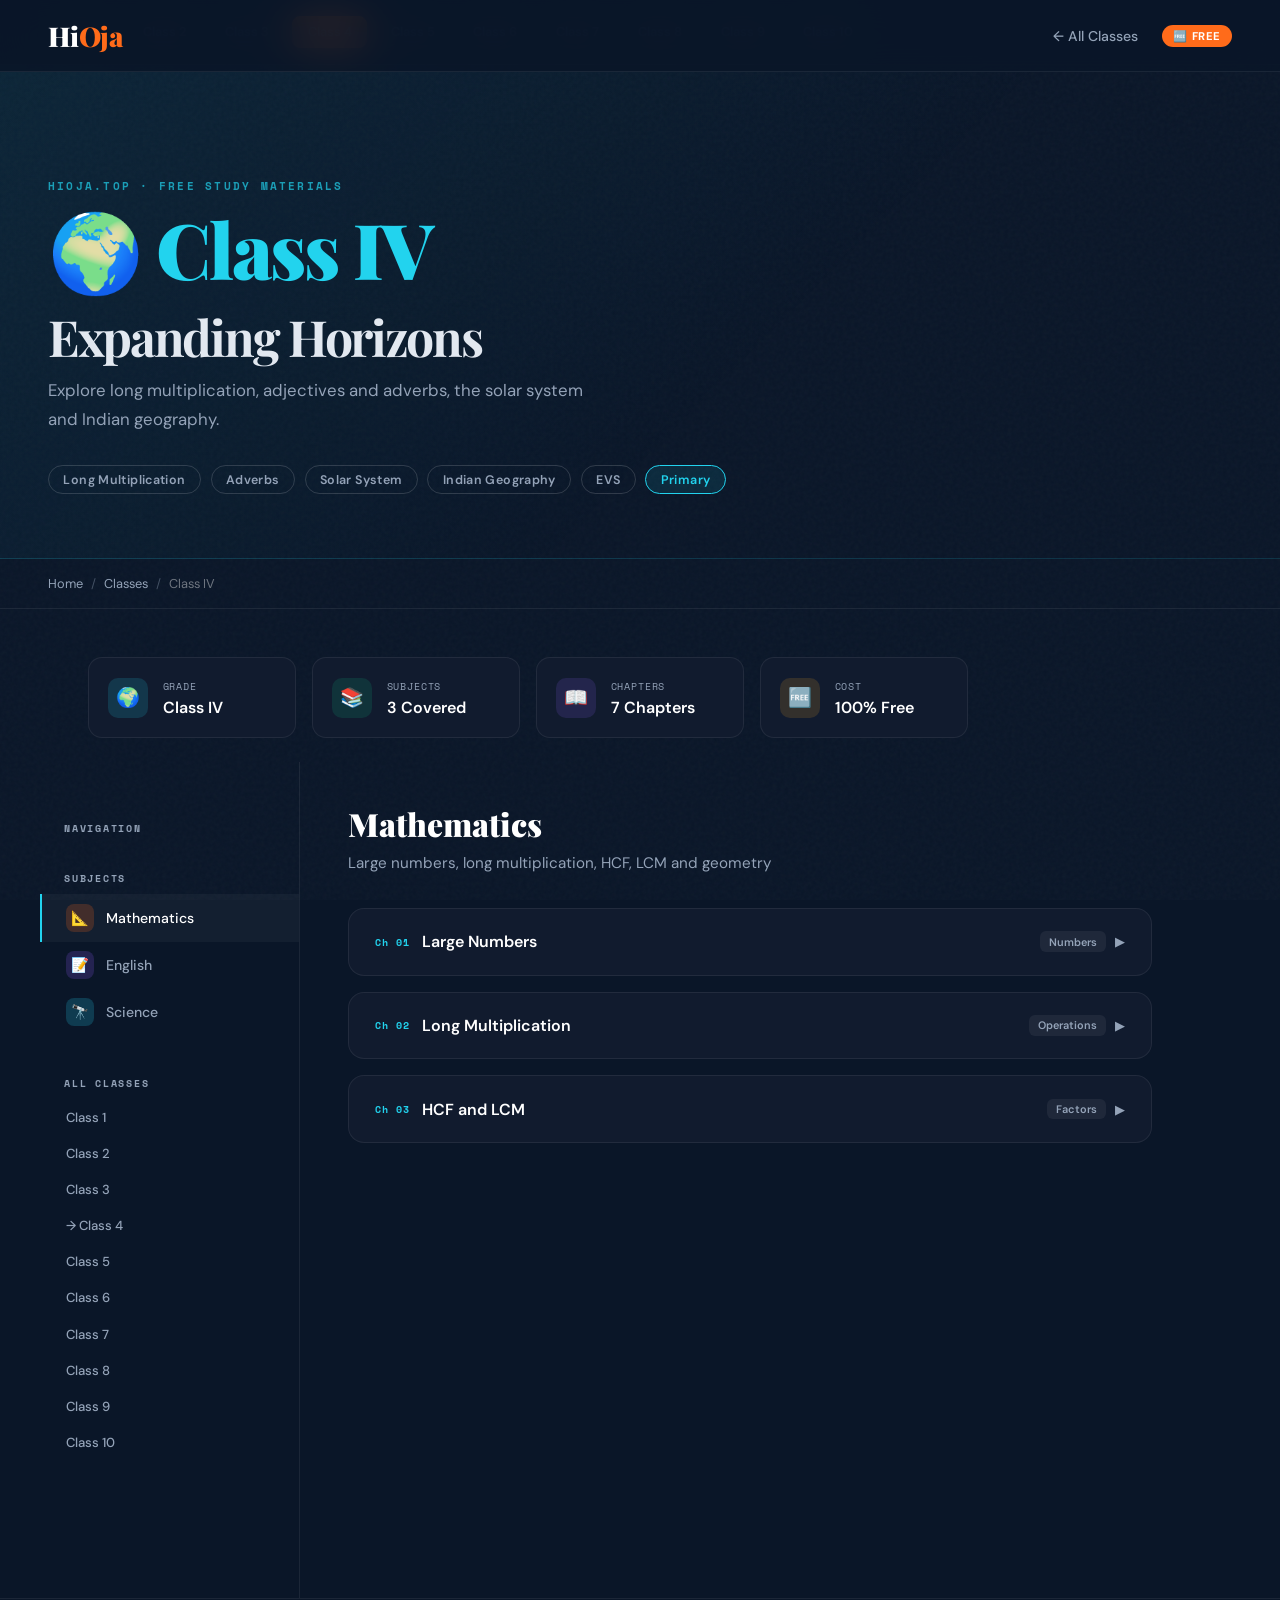
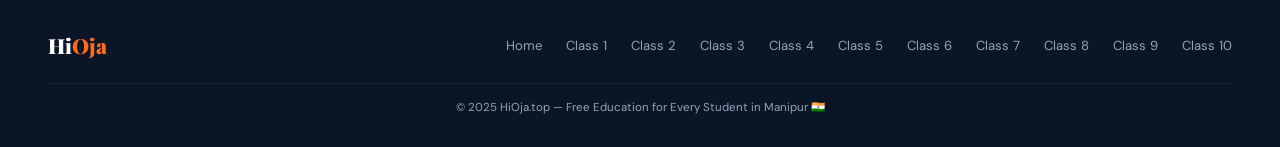
<file: class4.html>
<!DOCTYPE html>
<html lang="en">
<head>
<meta charset="UTF-8">
<meta name="viewport" content="width=device-width, initial-scale=1.0">
<title>HiOja — Class IV Study Materials</title>
<link rel="stylesheet" href="shared.css">
<style>
  .class-hero { background: linear-gradient(135deg, rgba(34,211,238,0.08) 0%, transparent 60%); border-bottom-color: rgba(34,211,238,0.15); }
  .class-eyebrow { color: #22D3EE; }
  .class-hero h1 em { color: #22D3EE; }
  .ch-btn.primary { background: #22D3EE; }
  .step-num { border-color: #22D3EE; color: #22D3EE; }
  .sidebar-link.active { border-left-color: #22D3EE !important; }
  .chapter-card.open { border-color: #22D3EE; box-shadow: 0 0 0 1px rgba(34,211,238,.2); }
  .chapter-card.open .ch-chevron { color: #22D3EE; }
  .ch-num { color: #22D3EE; }
</style>
</head>
<body>

<nav>
  <a href="index.html" class="logo">Hi<span>Oja</span></a>
  <div class="nav-right">
    <a href="index.html" class="back-btn">← All Classes</a>
    <span class="nav-badge">🆓 Free</span>
  </div>
</nav>

<div class="class-nav">
  <a href="class1.html" class="">Class 1</a><a href="class2.html" class="">Class 2</a><a href="class3.html" class="">Class 3</a><a href="class4.html" class="active-class">Class 4</a><a href="class5.html" class="">Class 5</a><a href="class6.html" class="">Class 6</a><a href="class7.html" class="">Class 7</a><a href="class8.html" class="">Class 8</a><a href="class9.html" class="">Class 9</a><a href="class10.html" class="">Class 10</a>
</div>

<div class="class-hero">
  <div class="hero-glow" style="background:radial-gradient(circle, rgba(34,211,238,0.15) 0%, transparent 70%)"></div>
  <div class="class-eyebrow">HiOja.top · Free Study Materials</div>
  <h1>🌍 <em>Class IV</em><br><span style="color:var(--light);font-size:.65em;font-weight:700">Expanding Horizons</span></h1>
  <p>Explore long multiplication, adjectives and adverbs, the solar system and Indian geography.</p>
  <div class="hero-chips"><span class="chip" style="border-color:rgba(255,255,255,0.15);color:var(--muted);">Long Multiplication</span> <span class="chip" style="border-color:rgba(255,255,255,0.15);color:var(--muted);">Adverbs</span> <span class="chip" style="border-color:rgba(255,255,255,0.15);color:var(--muted);">Solar System</span> <span class="chip" style="border-color:rgba(255,255,255,0.15);color:var(--muted);">Indian Geography</span> <span class="chip" style="border-color:rgba(255,255,255,0.15);color:var(--muted);">EVS</span>
    <span class="chip" style="border-color:#22D3EE;color:#22D3EE;background:rgba(34,211,238,.1)">Primary</span>
  </div>
</div>

<div class="breadcrumb">
  <a href="index.html">Home</a>
  <span>/</span>
  <a href="index.html#classes">Classes</a>
  <span>/</span>
  <span style="color:var(--white)">Class IV</span>
</div>

<div style="padding:1.5rem 3rem 0;max-width:1200px;margin:0 auto;position:relative;z-index:1">
  <div class="overview-grid">
    <div class="ov-card fade-in">
      <div class="ov-icon" style="background:rgba(34,211,238,.15)">🌍</div>
      <div class="ov-info"><span>Grade</span><strong>Class IV</strong></div>
    </div>
    <div class="ov-card fade-in">
      <div class="ov-icon" style="background:rgba(16,185,129,.15)">📚</div>
      <div class="ov-info"><span>Subjects</span><strong>3 Covered</strong></div>
    </div>
    <div class="ov-card fade-in">
      <div class="ov-icon" style="background:rgba(139,92,246,.15)">📖</div>
      <div class="ov-info"><span>Chapters</span><strong>7 Chapters</strong></div>
    </div>
    <div class="ov-card fade-in">
      <div class="ov-icon" style="background:rgba(245,166,35,.15)">🆓</div>
      <div class="ov-info"><span>Cost</span><strong>100% Free</strong></div>
    </div>
  </div>
</div>

<div class="class-layout" style="max-width:1200px;margin:0 auto">
  <aside class="sidebar">
    <div class="sidebar-label">Navigation</div>
    <div class="sidebar-label">Subjects</div><a class="sidebar-link  active" data-target="maths">
  <span class="s-icon" style="background:rgba(255,107,26,0.2)">📐</span>
  Mathematics
</a><a class="sidebar-link" data-target="english">
  <span class="s-icon" style="background:rgba(139,92,246,0.2)">📝</span>
  English
</a><a class="sidebar-link" data-target="science">
  <span class="s-icon" style="background:rgba(34,211,238,0.2)">🔭</span>
  Science
</a>
    <div class="sidebar-label" style="margin-top:2rem">All Classes</div>
    <a class="sidebar-link" href="class1.html" style="font-size:.82rem">Class 1</a><a class="sidebar-link" href="class2.html" style="font-size:.82rem">Class 2</a><a class="sidebar-link" href="class3.html" style="font-size:.82rem">Class 3</a><a class="sidebar-link" href="class4.html" style="font-size:.82rem">→ Class 4</a><a class="sidebar-link" href="class5.html" style="font-size:.82rem">Class 5</a><a class="sidebar-link" href="class6.html" style="font-size:.82rem">Class 6</a><a class="sidebar-link" href="class7.html" style="font-size:.82rem">Class 7</a><a class="sidebar-link" href="class8.html" style="font-size:.82rem">Class 8</a><a class="sidebar-link" href="class9.html" style="font-size:.82rem">Class 9</a><a class="sidebar-link" href="class10.html" style="font-size:.82rem">Class 10</a>
  </aside>

  <main class="content-area">
    
<div id="maths" class="subject-section  active">
  <div class="subject-header">
    <h2>Mathematics</h2>
    <p>Large numbers, long multiplication, HCF, LCM and geometry</p>
  </div>
  <div class="chapters-grid">
    
<div class="chapter-card fade-in">
  <div class="ch-top">
    <div class="ch-meta">
      <span class="ch-num">Ch 01</span>
      <span class="ch-title">Large Numbers</span>
    </div>
    <div style="display:flex;align-items:center;gap:.6rem">
      <span class="ch-badge">Numbers</span>
      <span class="ch-chevron">▶</span>
    </div>
  </div>
  <div class="ch-body">
    <p>Read and write numbers up to 1,00,000 (one lakh). Understand the Indian numeral system.</p>
    <div class="ch-topics"><span class="topic-tag">Thousands</span><span class="topic-tag">Ten Thousands</span><span class="topic-tag">Lakhs</span><span class="topic-tag">Place Value Chart</span><span class="topic-tag">Roman Numerals</span></div>
    <div class="formula-box"><h4>🧮 Formulae / Key Expressions</h4><code class="formula">1 Lakh = 1,00,000</code><code class="formula">Indian System: Ones, Tens, Hundreds, Thousands, Lakhs</code></div>
    <div class="notes-box"><h4>📌 Key Points</h4><ul><li>1000 = One Thousand</li><li>10,000 = Ten Thousand</li><li>1,00,000 = One Lakh</li><li>Roman: I=1, V=5, X=10, L=50, C=100</li></ul></div>
    <div class="mcq-block"><h4>📝 Quick MCQ Practice</h4><div class="mcq-q"><p>How many thousands make one lakh?</p><div class="mcq-opts"><button class="mcq-opt" data-correct="0">A. 10</button><button class="mcq-opt" data-correct="1">B. 100</button><button class="mcq-opt" data-correct="0">C. 1000</button><button class="mcq-opt" data-correct="0">D. 10000</button></div></div><div class="mcq-q"><p>What is X in Roman numerals?</p><div class="mcq-opts"><button class="mcq-opt" data-correct="0">A. 5</button><button class="mcq-opt" data-correct="1">B. 10</button><button class="mcq-opt" data-correct="0">C. 50</button><button class="mcq-opt" data-correct="0">D. 100</button></div></div></div>
    <div class="ch-actions">
      <a href="#" class="ch-btn primary">📖 Study Notes</a>
      <a href="#" class="ch-btn ghost">📝 Practice Questions</a>
      <a href="#" class="ch-btn ghost">🎯 Previous Year Qs</a>
    </div>
  </div>
</div>

<div class="chapter-card fade-in">
  <div class="ch-top">
    <div class="ch-meta">
      <span class="ch-num">Ch 02</span>
      <span class="ch-title">Long Multiplication</span>
    </div>
    <div style="display:flex;align-items:center;gap:.6rem">
      <span class="ch-badge">Operations</span>
      <span class="ch-chevron">▶</span>
    </div>
  </div>
  <div class="ch-body">
    <p>Multiply 3-digit and 4-digit numbers using the standard algorithm.</p>
    <div class="ch-topics"><span class="topic-tag">Multiply by 1-digit</span><span class="topic-tag">Multiply by 2-digit</span><span class="topic-tag">Carry Over</span><span class="topic-tag">Estimation</span></div>
    <div class="formula-box"><h4>🧮 Formulae / Key Expressions</h4><code class="formula">324 × 3: multiply each digit from right to left</code><code class="formula">245 × 12 = 245×2 + 245×10</code></div>
    <div class="notes-box"><h4>📌 Key Points</h4><ul><li>Always multiply from the ones digit</li><li>Carry over when the product > 9</li><li>Check your answer by estimation</li></ul></div>
    <div class="mcq-block"><h4>📝 Quick MCQ Practice</h4><div class="mcq-q"><p>125 × 4 = ?</p><div class="mcq-opts"><button class="mcq-opt" data-correct="0">A. 400</button><button class="mcq-opt" data-correct="0">B. 475</button><button class="mcq-opt" data-correct="1">C. 500</button><button class="mcq-opt" data-correct="0">D. 525</button></div></div><div class="mcq-q"><p>Which is the correct method?</p><div class="mcq-opts"><button class="mcq-opt" data-correct="0">A. Left to right</button><button class="mcq-opt" data-correct="1">B. Right to left</button><button class="mcq-opt" data-correct="0">C. Any direction</button><button class="mcq-opt" data-correct="0">D. Top to bottom</button></div></div></div>
    <div class="ch-actions">
      <a href="#" class="ch-btn primary">📖 Study Notes</a>
      <a href="#" class="ch-btn ghost">📝 Practice Questions</a>
      <a href="#" class="ch-btn ghost">🎯 Previous Year Qs</a>
    </div>
  </div>
</div>

<div class="chapter-card fade-in">
  <div class="ch-top">
    <div class="ch-meta">
      <span class="ch-num">Ch 03</span>
      <span class="ch-title">HCF and LCM</span>
    </div>
    <div style="display:flex;align-items:center;gap:.6rem">
      <span class="ch-badge">Factors</span>
      <span class="ch-chevron">▶</span>
    </div>
  </div>
  <div class="ch-body">
    <p>Find Highest Common Factor (HCF) and Lowest Common Multiple (LCM) of numbers.</p>
    <div class="ch-topics"><span class="topic-tag">Factors & Multiples</span><span class="topic-tag">Prime Numbers</span><span class="topic-tag">HCF</span><span class="topic-tag">LCM</span></div>
    <div class="formula-box"><h4>🧮 Formulae / Key Expressions</h4><code class="formula">HCF = Largest factor common to both numbers</code><code class="formula">LCM = Smallest common multiple</code><code class="formula">HCF × LCM = Product of two numbers</code></div>
    <div class="notes-box"><h4>📌 Key Points</h4><ul><li>Factors divide a number exactly</li><li>Multiples are in the times tables</li><li>HCF is used to simplify fractions</li><li>LCM is used to add unlike fractions</li></ul></div>
    <div class="mcq-block"><h4>📝 Quick MCQ Practice</h4><div class="mcq-q"><p>HCF of 12 and 18 is?</p><div class="mcq-opts"><button class="mcq-opt" data-correct="0">A. 3</button><button class="mcq-opt" data-correct="1">B. 6</button><button class="mcq-opt" data-correct="0">C. 9</button><button class="mcq-opt" data-correct="0">D. 12</button></div></div><div class="mcq-q"><p>LCM of 4 and 6 is?</p><div class="mcq-opts"><button class="mcq-opt" data-correct="0">A. 8</button><button class="mcq-opt" data-correct="1">B. 12</button><button class="mcq-opt" data-correct="0">C. 16</button><button class="mcq-opt" data-correct="0">D. 24</button></div></div></div>
    <div class="ch-actions">
      <a href="#" class="ch-btn primary">📖 Study Notes</a>
      <a href="#" class="ch-btn ghost">📝 Practice Questions</a>
      <a href="#" class="ch-btn ghost">🎯 Previous Year Qs</a>
    </div>
  </div>
</div>
  </div>
</div>

<div id="english" class="subject-section">
  <div class="subject-header">
    <h2>English</h2>
    <p>Adverbs, prepositions, comprehension and essay writing</p>
  </div>
  <div class="chapters-grid">
    
<div class="chapter-card fade-in">
  <div class="ch-top">
    <div class="ch-meta">
      <span class="ch-num">Ch 01</span>
      <span class="ch-title">Adverbs</span>
    </div>
    <div style="display:flex;align-items:center;gap:.6rem">
      <span class="ch-badge">Grammar</span>
      <span class="ch-chevron">▶</span>
    </div>
  </div>
  <div class="ch-body">
    <p>Adverbs modify verbs, adjectives and other adverbs. Learn types and usage.</p>
    <div class="ch-topics"><span class="topic-tag">Adverbs of Time</span><span class="topic-tag">Adverbs of Place</span><span class="topic-tag">Adverbs of Manner</span><span class="topic-tag">Adverbs of Frequency</span></div>
    
    <div class="notes-box"><h4>📌 Key Points</h4><ul><li>Adverbs tell how, when, where or how often</li><li>Quickly, slowly, loudly are adverbs of manner</li><li>Always, never, often are adverbs of frequency</li><li>Adverbs often end in -ly</li></ul></div>
    <div class="mcq-block"><h4>📝 Quick MCQ Practice</h4><div class="mcq-q"><p>Which is an adverb?</p><div class="mcq-opts"><button class="mcq-opt" data-correct="0">A. beautiful</button><button class="mcq-opt" data-correct="1">B. quickly</button><button class="mcq-opt" data-correct="0">C. beauty</button><button class="mcq-opt" data-correct="0">D. quick</button></div></div><div class="mcq-q"><p>'She sings ___.' Which fits?</p><div class="mcq-opts"><button class="mcq-opt" data-correct="0">A. sweet</button><button class="mcq-opt" data-correct="1">B. sweetly</button><button class="mcq-opt" data-correct="0">C. sweeter</button><button class="mcq-opt" data-correct="0">D. sweetness</button></div></div></div>
    <div class="ch-actions">
      <a href="#" class="ch-btn primary">📖 Study Notes</a>
      <a href="#" class="ch-btn ghost">📝 Practice Questions</a>
      <a href="#" class="ch-btn ghost">🎯 Previous Year Qs</a>
    </div>
  </div>
</div>

<div class="chapter-card fade-in">
  <div class="ch-top">
    <div class="ch-meta">
      <span class="ch-num">Ch 02</span>
      <span class="ch-title">Prepositions</span>
    </div>
    <div style="display:flex;align-items:center;gap:.6rem">
      <span class="ch-badge">Grammar</span>
      <span class="ch-chevron">▶</span>
    </div>
  </div>
  <div class="ch-body">
    <p>Prepositions show the relationship between a noun/pronoun and other words.</p>
    <div class="ch-topics"><span class="topic-tag">In, On, At</span><span class="topic-tag">Under, Over, Between</span><span class="topic-tag">Before, After</span><span class="topic-tag">Prepositional Phrases</span></div>
    
    <div class="notes-box"><h4>📌 Key Points</h4><ul><li>Prepositions show position or time</li><li>'The cat is ON the mat' — on is a preposition</li><li>'I go to school AT 8 am' — at shows time</li><li>Common prepositions: in, on, at, under, over</li></ul></div>
    <div class="mcq-block"><h4>📝 Quick MCQ Practice</h4><div class="mcq-q"><p>The book is ___ the table.</p><div class="mcq-opts"><button class="mcq-opt" data-correct="0">A. in</button><button class="mcq-opt" data-correct="1">B. on</button><button class="mcq-opt" data-correct="0">C. at</button><button class="mcq-opt" data-correct="0">D. of</button></div></div><div class="mcq-q"><p>She arrived ___ 9 o'clock.</p><div class="mcq-opts"><button class="mcq-opt" data-correct="0">A. on</button><button class="mcq-opt" data-correct="0">B. in</button><button class="mcq-opt" data-correct="1">C. at</button><button class="mcq-opt" data-correct="0">D. by</button></div></div></div>
    <div class="ch-actions">
      <a href="#" class="ch-btn primary">📖 Study Notes</a>
      <a href="#" class="ch-btn ghost">📝 Practice Questions</a>
      <a href="#" class="ch-btn ghost">🎯 Previous Year Qs</a>
    </div>
  </div>
</div>
  </div>
</div>

<div id="science" class="subject-section">
  <div class="subject-header">
    <h2>Science</h2>
    <p>Solar system, rocks and minerals, states of matter</p>
  </div>
  <div class="chapters-grid">
    
<div class="chapter-card fade-in">
  <div class="ch-top">
    <div class="ch-meta">
      <span class="ch-num">Ch 01</span>
      <span class="ch-title">The Solar System</span>
    </div>
    <div style="display:flex;align-items:center;gap:.6rem">
      <span class="ch-badge">Space</span>
      <span class="ch-chevron">▶</span>
    </div>
  </div>
  <div class="ch-body">
    <p>Our solar system has 8 planets orbiting the Sun. Learn about each planet.</p>
    <div class="ch-topics"><span class="topic-tag">The Sun</span><span class="topic-tag">8 Planets</span><span class="topic-tag">Moon & Satellites</span><span class="topic-tag">Stars and Galaxies</span></div>
    
    <div class="notes-box"><h4>📌 Key Points</h4><ul><li>The Sun is the centre of our solar system</li><li>There are 8 planets: Mercury, Venus, Earth, Mars, Jupiter, Saturn, Uranus, Neptune</li><li>Earth is the third planet from the Sun</li><li>Moon is Earth's natural satellite</li></ul></div>
    <div class="mcq-block"><h4>📝 Quick MCQ Practice</h4><div class="mcq-q"><p>Which is the largest planet?</p><div class="mcq-opts"><button class="mcq-opt" data-correct="0">A. Earth</button><button class="mcq-opt" data-correct="0">B. Saturn</button><button class="mcq-opt" data-correct="1">C. Jupiter</button><button class="mcq-opt" data-correct="0">D. Mars</button></div></div><div class="mcq-q"><p>Which planet is closest to the Sun?</p><div class="mcq-opts"><button class="mcq-opt" data-correct="0">A. Venus</button><button class="mcq-opt" data-correct="0">B. Mars</button><button class="mcq-opt" data-correct="0">C. Earth</button><button class="mcq-opt" data-correct="1">D. Mercury</button></div></div></div>
    <div class="ch-actions">
      <a href="#" class="ch-btn primary">📖 Study Notes</a>
      <a href="#" class="ch-btn ghost">📝 Practice Questions</a>
      <a href="#" class="ch-btn ghost">🎯 Previous Year Qs</a>
    </div>
  </div>
</div>

<div class="chapter-card fade-in">
  <div class="ch-top">
    <div class="ch-meta">
      <span class="ch-num">Ch 02</span>
      <span class="ch-title">States of Matter</span>
    </div>
    <div style="display:flex;align-items:center;gap:.6rem">
      <span class="ch-badge">Physics</span>
      <span class="ch-chevron">▶</span>
    </div>
  </div>
  <div class="ch-body">
    <p>Matter exists in three states: solid, liquid and gas. Understand their properties.</p>
    <div class="ch-topics"><span class="topic-tag">Solids</span><span class="topic-tag">Liquids</span><span class="topic-tag">Gases</span><span class="topic-tag">Changing States</span><span class="topic-tag">Melting & Boiling</span></div>
    
    <div class="notes-box"><h4>📌 Key Points</h4><ul><li>Solids have fixed shape and volume</li><li>Liquids have fixed volume but no fixed shape</li><li>Gases have no fixed shape or volume</li><li>Ice → Water → Steam (solid→liquid→gas)</li></ul></div>
    <div class="mcq-block"><h4>📝 Quick MCQ Practice</h4><div class="mcq-q"><p>Which is a gas?</p><div class="mcq-opts"><button class="mcq-opt" data-correct="0">A. Ice</button><button class="mcq-opt" data-correct="0">B. Water</button><button class="mcq-opt" data-correct="1">C. Steam</button><button class="mcq-opt" data-correct="0">D. Stone</button></div></div><div class="mcq-q"><p>Liquids have fixed ___.</p><div class="mcq-opts"><button class="mcq-opt" data-correct="0">A. Shape</button><button class="mcq-opt" data-correct="1">B. Volume</button><button class="mcq-opt" data-correct="0">C. Size</button><button class="mcq-opt" data-correct="0">D. Colour</button></div></div></div>
    <div class="ch-actions">
      <a href="#" class="ch-btn primary">📖 Study Notes</a>
      <a href="#" class="ch-btn ghost">📝 Practice Questions</a>
      <a href="#" class="ch-btn ghost">🎯 Previous Year Qs</a>
    </div>
  </div>
</div>
  </div>
</div>
  </main>
</div>

<footer>
  <a href="index.html" class="footer-logo">Hi<span>Oja</span></a>
  <div class="footer-links">
    <a href="index.html">Home</a>
    <a href="class1.html">Class 1</a><a href="class2.html">Class 2</a><a href="class3.html">Class 3</a><a href="class4.html">Class 4</a><a href="class5.html">Class 5</a><a href="class6.html">Class 6</a><a href="class7.html">Class 7</a><a href="class8.html">Class 8</a><a href="class9.html">Class 9</a><a href="class10.html">Class 10</a>
  </div>
  <div class="footer-copy">© 2025 HiOja.top — Free Education for Every Student in Manipur 🇮🇳</div>
</footer>

<script src="shared.js"></script>
</body>
</html>
</file>
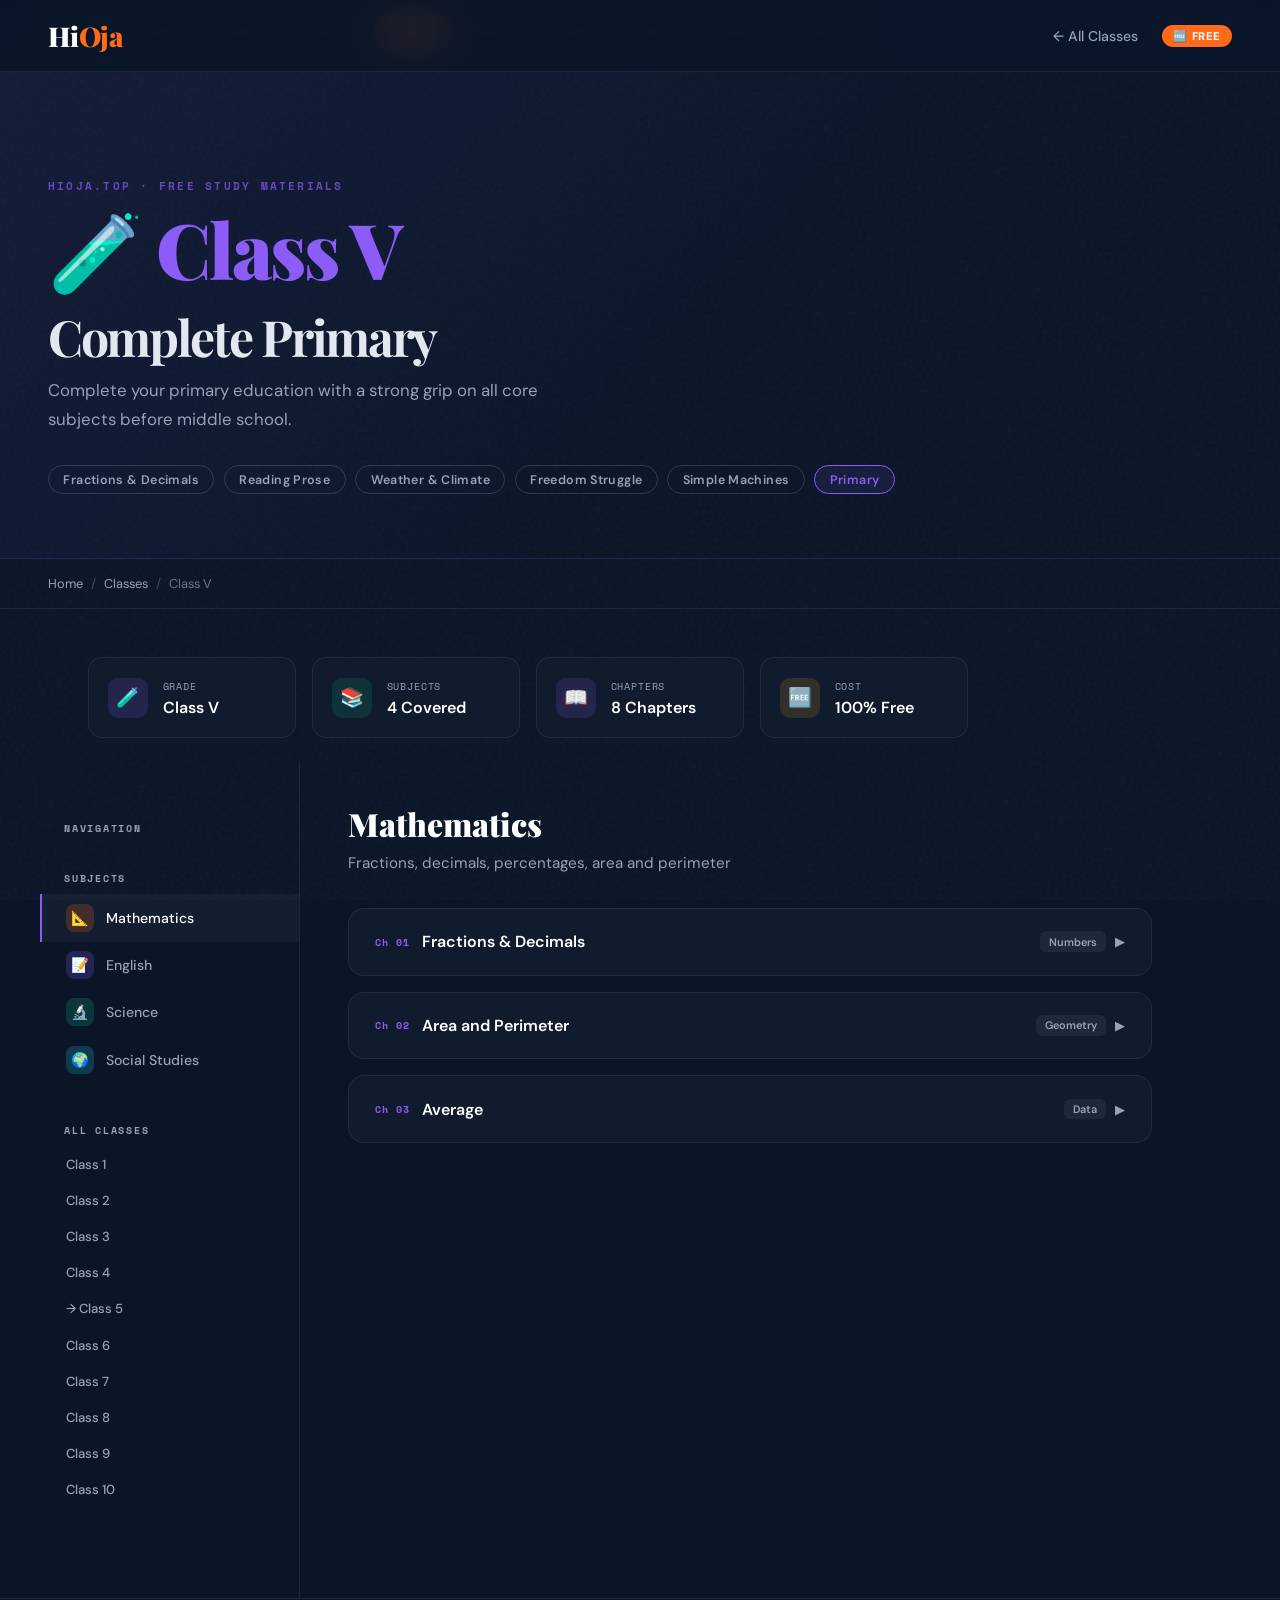
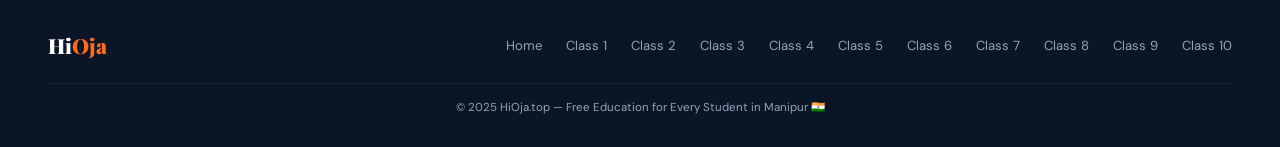
<file: class5.html>
<!DOCTYPE html>
<html lang="en">
<head>
<meta charset="UTF-8">
<meta name="viewport" content="width=device-width, initial-scale=1.0">
<title>HiOja — Class V Study Materials</title>
<link rel="stylesheet" href="shared.css">
<style>
  .class-hero { background: linear-gradient(135deg, rgba(139,92,246,0.08) 0%, transparent 60%); border-bottom-color: rgba(139,92,246,0.15); }
  .class-eyebrow { color: #8B5CF6; }
  .class-hero h1 em { color: #8B5CF6; }
  .ch-btn.primary { background: #8B5CF6; }
  .step-num { border-color: #8B5CF6; color: #8B5CF6; }
  .sidebar-link.active { border-left-color: #8B5CF6 !important; }
  .chapter-card.open { border-color: #8B5CF6; box-shadow: 0 0 0 1px rgba(139,92,246,.2); }
  .chapter-card.open .ch-chevron { color: #8B5CF6; }
  .ch-num { color: #8B5CF6; }
</style>
</head>
<body>

<nav>
  <a href="index.html" class="logo">Hi<span>Oja</span></a>
  <div class="nav-right">
    <a href="index.html" class="back-btn">← All Classes</a>
    <span class="nav-badge">🆓 Free</span>
  </div>
</nav>

<div class="class-nav">
  <a href="class1.html" class="">Class 1</a><a href="class2.html" class="">Class 2</a><a href="class3.html" class="">Class 3</a><a href="class4.html" class="">Class 4</a><a href="class5.html" class="active-class">Class 5</a><a href="class6.html" class="">Class 6</a><a href="class7.html" class="">Class 7</a><a href="class8.html" class="">Class 8</a><a href="class9.html" class="">Class 9</a><a href="class10.html" class="">Class 10</a>
</div>

<div class="class-hero">
  <div class="hero-glow" style="background:radial-gradient(circle, rgba(139,92,246,0.15) 0%, transparent 70%)"></div>
  <div class="class-eyebrow">HiOja.top · Free Study Materials</div>
  <h1>🧪 <em>Class V</em><br><span style="color:var(--light);font-size:.65em;font-weight:700">Complete Primary</span></h1>
  <p>Complete your primary education with a strong grip on all core subjects before middle school.</p>
  <div class="hero-chips"><span class="chip" style="border-color:rgba(255,255,255,0.15);color:var(--muted);">Fractions & Decimals</span> <span class="chip" style="border-color:rgba(255,255,255,0.15);color:var(--muted);">Reading Prose</span> <span class="chip" style="border-color:rgba(255,255,255,0.15);color:var(--muted);">Weather & Climate</span> <span class="chip" style="border-color:rgba(255,255,255,0.15);color:var(--muted);">Freedom Struggle</span> <span class="chip" style="border-color:rgba(255,255,255,0.15);color:var(--muted);">Simple Machines</span>
    <span class="chip" style="border-color:#8B5CF6;color:#8B5CF6;background:rgba(139,92,246,.1)">Primary</span>
  </div>
</div>

<div class="breadcrumb">
  <a href="index.html">Home</a>
  <span>/</span>
  <a href="index.html#classes">Classes</a>
  <span>/</span>
  <span style="color:var(--white)">Class V</span>
</div>

<div style="padding:1.5rem 3rem 0;max-width:1200px;margin:0 auto;position:relative;z-index:1">
  <div class="overview-grid">
    <div class="ov-card fade-in">
      <div class="ov-icon" style="background:rgba(139,92,246,.15)">🧪</div>
      <div class="ov-info"><span>Grade</span><strong>Class V</strong></div>
    </div>
    <div class="ov-card fade-in">
      <div class="ov-icon" style="background:rgba(16,185,129,.15)">📚</div>
      <div class="ov-info"><span>Subjects</span><strong>4 Covered</strong></div>
    </div>
    <div class="ov-card fade-in">
      <div class="ov-icon" style="background:rgba(139,92,246,.15)">📖</div>
      <div class="ov-info"><span>Chapters</span><strong>8 Chapters</strong></div>
    </div>
    <div class="ov-card fade-in">
      <div class="ov-icon" style="background:rgba(245,166,35,.15)">🆓</div>
      <div class="ov-info"><span>Cost</span><strong>100% Free</strong></div>
    </div>
  </div>
</div>

<div class="class-layout" style="max-width:1200px;margin:0 auto">
  <aside class="sidebar">
    <div class="sidebar-label">Navigation</div>
    <div class="sidebar-label">Subjects</div><a class="sidebar-link  active" data-target="maths">
  <span class="s-icon" style="background:rgba(255,107,26,0.2)">📐</span>
  Mathematics
</a><a class="sidebar-link" data-target="english">
  <span class="s-icon" style="background:rgba(139,92,246,0.2)">📝</span>
  English
</a><a class="sidebar-link" data-target="science">
  <span class="s-icon" style="background:rgba(16,185,129,0.2)">🔬</span>
  Science
</a><a class="sidebar-link" data-target="sst">
  <span class="s-icon" style="background:rgba(34,211,238,0.2)">🌍</span>
  Social Studies
</a>
    <div class="sidebar-label" style="margin-top:2rem">All Classes</div>
    <a class="sidebar-link" href="class1.html" style="font-size:.82rem">Class 1</a><a class="sidebar-link" href="class2.html" style="font-size:.82rem">Class 2</a><a class="sidebar-link" href="class3.html" style="font-size:.82rem">Class 3</a><a class="sidebar-link" href="class4.html" style="font-size:.82rem">Class 4</a><a class="sidebar-link" href="class5.html" style="font-size:.82rem">→ Class 5</a><a class="sidebar-link" href="class6.html" style="font-size:.82rem">Class 6</a><a class="sidebar-link" href="class7.html" style="font-size:.82rem">Class 7</a><a class="sidebar-link" href="class8.html" style="font-size:.82rem">Class 8</a><a class="sidebar-link" href="class9.html" style="font-size:.82rem">Class 9</a><a class="sidebar-link" href="class10.html" style="font-size:.82rem">Class 10</a>
  </aside>

  <main class="content-area">
    
<div id="maths" class="subject-section  active">
  <div class="subject-header">
    <h2>Mathematics</h2>
    <p>Fractions, decimals, percentages, area and perimeter</p>
  </div>
  <div class="chapters-grid">
    
<div class="chapter-card fade-in">
  <div class="ch-top">
    <div class="ch-meta">
      <span class="ch-num">Ch 01</span>
      <span class="ch-title">Fractions & Decimals</span>
    </div>
    <div style="display:flex;align-items:center;gap:.6rem">
      <span class="ch-badge">Numbers</span>
      <span class="ch-chevron">▶</span>
    </div>
  </div>
  <div class="ch-body">
    <p>Convert between fractions and decimals. Add, subtract and compare them.</p>
    <div class="ch-topics"><span class="topic-tag">Equivalent Fractions</span><span class="topic-tag">Improper Fractions</span><span class="topic-tag">Mixed Numbers</span><span class="topic-tag">Decimal Notation</span></div>
    <div class="formula-box"><h4>🧮 Formulae / Key Expressions</h4><code class="formula">½ = 0.5</code><code class="formula">¼ = 0.25</code><code class="formula">¾ = 0.75</code><code class="formula">1/5 = 0.2</code></div>
    <div class="notes-box"><h4>📌 Key Points</h4><ul><li>To convert fraction to decimal, divide numerator by denominator</li><li>0.5 = 5/10 = 1/2</li><li>Decimals are fractions with denominator 10, 100, 1000…</li></ul></div>
    <div class="mcq-block"><h4>📝 Quick MCQ Practice</h4><div class="mcq-q"><p>¾ as a decimal is?</p><div class="mcq-opts"><button class="mcq-opt" data-correct="0">A. 0.34</button><button class="mcq-opt" data-correct="1">B. 0.75</button><button class="mcq-opt" data-correct="0">C. 0.43</button><button class="mcq-opt" data-correct="0">D. 0.73</button></div></div><div class="mcq-q"><p>0.25 as a fraction is?</p><div class="mcq-opts"><button class="mcq-opt" data-correct="1">A. ¼</button><button class="mcq-opt" data-correct="0">B. ½</button><button class="mcq-opt" data-correct="0">C. ⅕</button><button class="mcq-opt" data-correct="0">D. ⅓</button></div></div></div>
    <div class="ch-actions">
      <a href="#" class="ch-btn primary">📖 Study Notes</a>
      <a href="#" class="ch-btn ghost">📝 Practice Questions</a>
      <a href="#" class="ch-btn ghost">🎯 Previous Year Qs</a>
    </div>
  </div>
</div>

<div class="chapter-card fade-in">
  <div class="ch-top">
    <div class="ch-meta">
      <span class="ch-num">Ch 02</span>
      <span class="ch-title">Area and Perimeter</span>
    </div>
    <div style="display:flex;align-items:center;gap:.6rem">
      <span class="ch-badge">Geometry</span>
      <span class="ch-chevron">▶</span>
    </div>
  </div>
  <div class="ch-body">
    <p>Calculate area and perimeter of rectangles, squares and triangles.</p>
    <div class="ch-topics"><span class="topic-tag">Perimeter of Rectangle</span><span class="topic-tag">Area of Rectangle</span><span class="topic-tag">Perimeter of Square</span><span class="topic-tag">Area of Triangle</span></div>
    <div class="formula-box"><h4>🧮 Formulae / Key Expressions</h4><code class="formula">Perimeter of Rectangle = 2 × (l + b)</code><code class="formula">Area of Rectangle = l × b</code><code class="formula">Perimeter of Square = 4 × side</code><code class="formula">Area of Square = side × side</code></div>
    <div class="notes-box"><h4>📌 Key Points</h4><ul><li>Perimeter is the total boundary length</li><li>Area is the space inside a shape</li><li>Use square units (cm², m²) for area</li><li>Use linear units (cm, m) for perimeter</li></ul></div>
    <div class="mcq-block"><h4>📝 Quick MCQ Practice</h4><div class="mcq-q"><p>Area of rectangle with l=5, b=3?</p><div class="mcq-opts"><button class="mcq-opt" data-correct="1">A. 15 cm²</button><button class="mcq-opt" data-correct="0">B. 16 cm²</button><button class="mcq-opt" data-correct="0">C. 8 cm²</button><button class="mcq-opt" data-correct="0">D. 20 cm²</button></div></div><div class="mcq-q"><p>Perimeter of square with side 4 cm?</p><div class="mcq-opts"><button class="mcq-opt" data-correct="0">A. 8 cm</button><button class="mcq-opt" data-correct="0">B. 12 cm</button><button class="mcq-opt" data-correct="1">C. 16 cm</button><button class="mcq-opt" data-correct="0">D. 20 cm</button></div></div></div>
    <div class="ch-actions">
      <a href="#" class="ch-btn primary">📖 Study Notes</a>
      <a href="#" class="ch-btn ghost">📝 Practice Questions</a>
      <a href="#" class="ch-btn ghost">🎯 Previous Year Qs</a>
    </div>
  </div>
</div>

<div class="chapter-card fade-in">
  <div class="ch-top">
    <div class="ch-meta">
      <span class="ch-num">Ch 03</span>
      <span class="ch-title">Average</span>
    </div>
    <div style="display:flex;align-items:center;gap:.6rem">
      <span class="ch-badge">Data</span>
      <span class="ch-chevron">▶</span>
    </div>
  </div>
  <div class="ch-body">
    <p>Find the average of a set of numbers. Use it in real-life problems.</p>
    <div class="ch-topics"><span class="topic-tag">Mean / Average</span><span class="topic-tag">Sum of Observations</span><span class="topic-tag">Number of Observations</span><span class="topic-tag">Word Problems</span></div>
    <div class="formula-box"><h4>🧮 Formulae / Key Expressions</h4><code class="formula">Average = Sum of all items ÷ Number of items</code></div>
    <div class="notes-box"><h4>📌 Key Points</h4><ul><li>Add all values first, then divide by count</li><li>Average is also called 'Mean'</li><li>Average can be a decimal or fraction</li></ul></div>
    <div class="mcq-block"><h4>📝 Quick MCQ Practice</h4><div class="mcq-q"><p>Average of 10, 20, 30?</p><div class="mcq-opts"><button class="mcq-opt" data-correct="0">A. 15</button><button class="mcq-opt" data-correct="1">B. 20</button><button class="mcq-opt" data-correct="0">C. 25</button><button class="mcq-opt" data-correct="0">D. 30</button></div></div><div class="mcq-q"><p>Average of 4, 6, 8, 6?</p><div class="mcq-opts"><button class="mcq-opt" data-correct="0">A. 5</button><button class="mcq-opt" data-correct="1">B. 6</button><button class="mcq-opt" data-correct="0">C. 7</button><button class="mcq-opt" data-correct="0">D. 8</button></div></div></div>
    <div class="ch-actions">
      <a href="#" class="ch-btn primary">📖 Study Notes</a>
      <a href="#" class="ch-btn ghost">📝 Practice Questions</a>
      <a href="#" class="ch-btn ghost">🎯 Previous Year Qs</a>
    </div>
  </div>
</div>
  </div>
</div>

<div id="english" class="subject-section">
  <div class="subject-header">
    <h2>English</h2>
    <p>Comprehension, letter writing, conjunctions and reported speech</p>
  </div>
  <div class="chapters-grid">
    
<div class="chapter-card fade-in">
  <div class="ch-top">
    <div class="ch-meta">
      <span class="ch-num">Ch 01</span>
      <span class="ch-title">Conjunctions</span>
    </div>
    <div style="display:flex;align-items:center;gap:.6rem">
      <span class="ch-badge">Grammar</span>
      <span class="ch-chevron">▶</span>
    </div>
  </div>
  <div class="ch-body">
    <p>Conjunctions join words, phrases or clauses. And, but, or, so, because, although.</p>
    <div class="ch-topics"><span class="topic-tag">Coordinating Conjunctions</span><span class="topic-tag">Subordinating Conjunctions</span><span class="topic-tag">Joining Sentences</span><span class="topic-tag">Practice</span></div>
    
    <div class="notes-box"><h4>📌 Key Points</h4><ul><li>Conjunctions are joining words</li><li>FANBOYS: For, And, Nor, But, Or, Yet, So</li><li>'Because' introduces a reason</li><li>'Although' introduces a contrast</li></ul></div>
    <div class="mcq-block"><h4>📝 Quick MCQ Practice</h4><div class="mcq-q"><p>I am tired ___ I cannot sleep.</p><div class="mcq-opts"><button class="mcq-opt" data-correct="1">A. but</button><button class="mcq-opt" data-correct="0">B. and</button><button class="mcq-opt" data-correct="0">C. or</button><button class="mcq-opt" data-correct="0">D. so</button></div></div><div class="mcq-q"><p>'She cried ___ she was sad.' Correct word?</p><div class="mcq-opts"><button class="mcq-opt" data-correct="0">A. but</button><button class="mcq-opt" data-correct="1">B. because</button><button class="mcq-opt" data-correct="0">C. although</button><button class="mcq-opt" data-correct="0">D. if</button></div></div></div>
    <div class="ch-actions">
      <a href="#" class="ch-btn primary">📖 Study Notes</a>
      <a href="#" class="ch-btn ghost">📝 Practice Questions</a>
      <a href="#" class="ch-btn ghost">🎯 Previous Year Qs</a>
    </div>
  </div>
</div>

<div class="chapter-card fade-in">
  <div class="ch-top">
    <div class="ch-meta">
      <span class="ch-num">Ch 02</span>
      <span class="ch-title">Letter Writing</span>
    </div>
    <div style="display:flex;align-items:center;gap:.6rem">
      <span class="ch-badge">Writing</span>
      <span class="ch-chevron">▶</span>
    </div>
  </div>
  <div class="ch-body">
    <p>Format and write formal and informal letters. Learn the structure of a letter.</p>
    <div class="ch-topics"><span class="topic-tag">Formal Letter Format</span><span class="topic-tag">Informal Letter Format</span><span class="topic-tag">Salutation & Closure</span><span class="topic-tag">Subject Line</span></div>
    
    <div class="notes-box"><h4>📌 Key Points</h4><ul><li>A formal letter has: Sender address, Date, Receiver address, Subject, Body, Closing</li><li>Use 'Dear Sir/Madam' for formal letters</li><li>Use 'Dear [Name]' for informal letters</li><li>End formal letters with 'Yours faithfully'</li></ul></div>
    <div class="mcq-block"><h4>📝 Quick MCQ Practice</h4><div class="mcq-q"><p>Which closing is used in a formal letter?</p><div class="mcq-opts"><button class="mcq-opt" data-correct="0">A. Your friend</button><button class="mcq-opt" data-correct="0">B. Love</button><button class="mcq-opt" data-correct="1">C. Yours faithfully</button><button class="mcq-opt" data-correct="0">D. With love</button></div></div><div class="mcq-q"><p>A formal letter is written to?</p><div class="mcq-opts"><button class="mcq-opt" data-correct="0">A. Friend</button><button class="mcq-opt" data-correct="1">B. Principal</button><button class="mcq-opt" data-correct="0">C. Parent</button><button class="mcq-opt" data-correct="0">D. Sibling</button></div></div></div>
    <div class="ch-actions">
      <a href="#" class="ch-btn primary">📖 Study Notes</a>
      <a href="#" class="ch-btn ghost">📝 Practice Questions</a>
      <a href="#" class="ch-btn ghost">🎯 Previous Year Qs</a>
    </div>
  </div>
</div>
  </div>
</div>

<div id="science" class="subject-section">
  <div class="subject-header">
    <h2>Science</h2>
    <p>Simple machines, adaptation, weather and human body systems</p>
  </div>
  <div class="chapters-grid">
    
<div class="chapter-card fade-in">
  <div class="ch-top">
    <div class="ch-meta">
      <span class="ch-num">Ch 01</span>
      <span class="ch-title">Simple Machines</span>
    </div>
    <div style="display:flex;align-items:center;gap:.6rem">
      <span class="ch-badge">Physics</span>
      <span class="ch-chevron">▶</span>
    </div>
  </div>
  <div class="ch-body">
    <p>Learn about lever, pulley, inclined plane, wedge, screw and wheel & axle.</p>
    <div class="ch-topics"><span class="topic-tag">Lever (Class 1,2,3)</span><span class="topic-tag">Pulley</span><span class="topic-tag">Inclined Plane</span><span class="topic-tag">Wedge & Screw</span><span class="topic-tag">Wheel & Axle</span></div>
    
    <div class="notes-box"><h4>📌 Key Points</h4><ul><li>Simple machines make work easier</li><li>A lever has a fulcrum, effort and load</li><li>Pulleys change the direction of force</li><li>An inclined plane is a ramp</li><li>Scissors are a Class 1 lever</li></ul></div>
    <div class="mcq-block"><h4>📝 Quick MCQ Practice</h4><div class="mcq-q"><p>What is the fixed point of a lever called?</p><div class="mcq-opts"><button class="mcq-opt" data-correct="0">A. Load</button><button class="mcq-opt" data-correct="0">B. Effort</button><button class="mcq-opt" data-correct="1">C. Fulcrum</button><button class="mcq-opt" data-correct="0">D. Pivot arm</button></div></div><div class="mcq-q"><p>A ramp is an example of?</p><div class="mcq-opts"><button class="mcq-opt" data-correct="0">A. Pulley</button><button class="mcq-opt" data-correct="0">B. Lever</button><button class="mcq-opt" data-correct="1">C. Inclined plane</button><button class="mcq-opt" data-correct="0">D. Wedge</button></div></div></div>
    <div class="ch-actions">
      <a href="#" class="ch-btn primary">📖 Study Notes</a>
      <a href="#" class="ch-btn ghost">📝 Practice Questions</a>
      <a href="#" class="ch-btn ghost">🎯 Previous Year Qs</a>
    </div>
  </div>
</div>

<div class="chapter-card fade-in">
  <div class="ch-top">
    <div class="ch-meta">
      <span class="ch-num">Ch 02</span>
      <span class="ch-title">Adaptation in Animals</span>
    </div>
    <div style="display:flex;align-items:center;gap:.6rem">
      <span class="ch-badge">Biology</span>
      <span class="ch-chevron">▶</span>
    </div>
  </div>
  <div class="ch-body">
    <p>How animals adapt to desert, polar, aquatic and forest environments.</p>
    <div class="ch-topics"><span class="topic-tag">Desert Adaptations</span><span class="topic-tag">Polar Adaptations</span><span class="topic-tag">Aquatic Adaptations</span><span class="topic-tag">Forest Animals</span></div>
    
    <div class="notes-box"><h4>📌 Key Points</h4><ul><li>Camels store fat in humps for energy</li><li>Polar bears have thick fur to stay warm</li><li>Fish have gills to breathe in water</li><li>Adaptation helps survival in habitat</li></ul></div>
    <div class="mcq-block"><h4>📝 Quick MCQ Practice</h4><div class="mcq-q"><p>Camel's hump stores?</p><div class="mcq-opts"><button class="mcq-opt" data-correct="0">A. Water</button><button class="mcq-opt" data-correct="0">B. Food</button><button class="mcq-opt" data-correct="1">C. Fat</button><button class="mcq-opt" data-correct="0">D. Air</button></div></div><div class="mcq-q"><p>Fish breathe using?</p><div class="mcq-opts"><button class="mcq-opt" data-correct="0">A. Lungs</button><button class="mcq-opt" data-correct="1">B. Gills</button><button class="mcq-opt" data-correct="0">C. Skin</button><button class="mcq-opt" data-correct="0">D. Nose</button></div></div></div>
    <div class="ch-actions">
      <a href="#" class="ch-btn primary">📖 Study Notes</a>
      <a href="#" class="ch-btn ghost">📝 Practice Questions</a>
      <a href="#" class="ch-btn ghost">🎯 Previous Year Qs</a>
    </div>
  </div>
</div>
  </div>
</div>

<div id="sst" class="subject-section">
  <div class="subject-header">
    <h2>Social Studies</h2>
    <p>Indian freedom struggle, maps, natural resources</p>
  </div>
  <div class="chapters-grid">
    
<div class="chapter-card fade-in">
  <div class="ch-top">
    <div class="ch-meta">
      <span class="ch-num">Ch 01</span>
      <span class="ch-title">The Freedom Struggle</span>
    </div>
    <div style="display:flex;align-items:center;gap:.6rem">
      <span class="ch-badge">History</span>
      <span class="ch-chevron">▶</span>
    </div>
  </div>
  <div class="ch-body">
    <p>India's journey to independence — key events, leaders and movements.</p>
    <div class="ch-topics"><span class="topic-tag">1857 Revolt</span><span class="topic-tag">Gandhi & Non-Cooperation</span><span class="topic-tag">Quit India 1942</span><span class="topic-tag">15 August 1947</span></div>
    
    <div class="notes-box"><h4>📌 Key Points</h4><ul><li>India got independence on 15 August 1947</li><li>Mahatma Gandhi led the freedom movement</li><li>Non-Cooperation Movement began in 1920</li><li>Quit India Movement was in 1942</li></ul></div>
    <div class="mcq-block"><h4>📝 Quick MCQ Practice</h4><div class="mcq-q"><p>India became independent on?</p><div class="mcq-opts"><button class="mcq-opt" data-correct="0">A. 15 Aug 1945</button><button class="mcq-opt" data-correct="0">B. 26 Jan 1947</button><button class="mcq-opt" data-correct="1">C. 15 Aug 1947</button><button class="mcq-opt" data-correct="0">D. 26 Jan 1950</button></div></div><div class="mcq-q"><p>Who is the Father of the Nation?</p><div class="mcq-opts"><button class="mcq-opt" data-correct="0">A. Nehru</button><button class="mcq-opt" data-correct="1">B. Gandhi</button><button class="mcq-opt" data-correct="0">C. Bose</button><button class="mcq-opt" data-correct="0">D. Patel</button></div></div></div>
    <div class="ch-actions">
      <a href="#" class="ch-btn primary">📖 Study Notes</a>
      <a href="#" class="ch-btn ghost">📝 Practice Questions</a>
      <a href="#" class="ch-btn ghost">🎯 Previous Year Qs</a>
    </div>
  </div>
</div>
  </div>
</div>
  </main>
</div>

<footer>
  <a href="index.html" class="footer-logo">Hi<span>Oja</span></a>
  <div class="footer-links">
    <a href="index.html">Home</a>
    <a href="class1.html">Class 1</a><a href="class2.html">Class 2</a><a href="class3.html">Class 3</a><a href="class4.html">Class 4</a><a href="class5.html">Class 5</a><a href="class6.html">Class 6</a><a href="class7.html">Class 7</a><a href="class8.html">Class 8</a><a href="class9.html">Class 9</a><a href="class10.html">Class 10</a>
  </div>
  <div class="footer-copy">© 2025 HiOja.top — Free Education for Every Student in Manipur 🇮🇳</div>
</footer>

<script src="shared.js"></script>
</body>
</html>
</file>
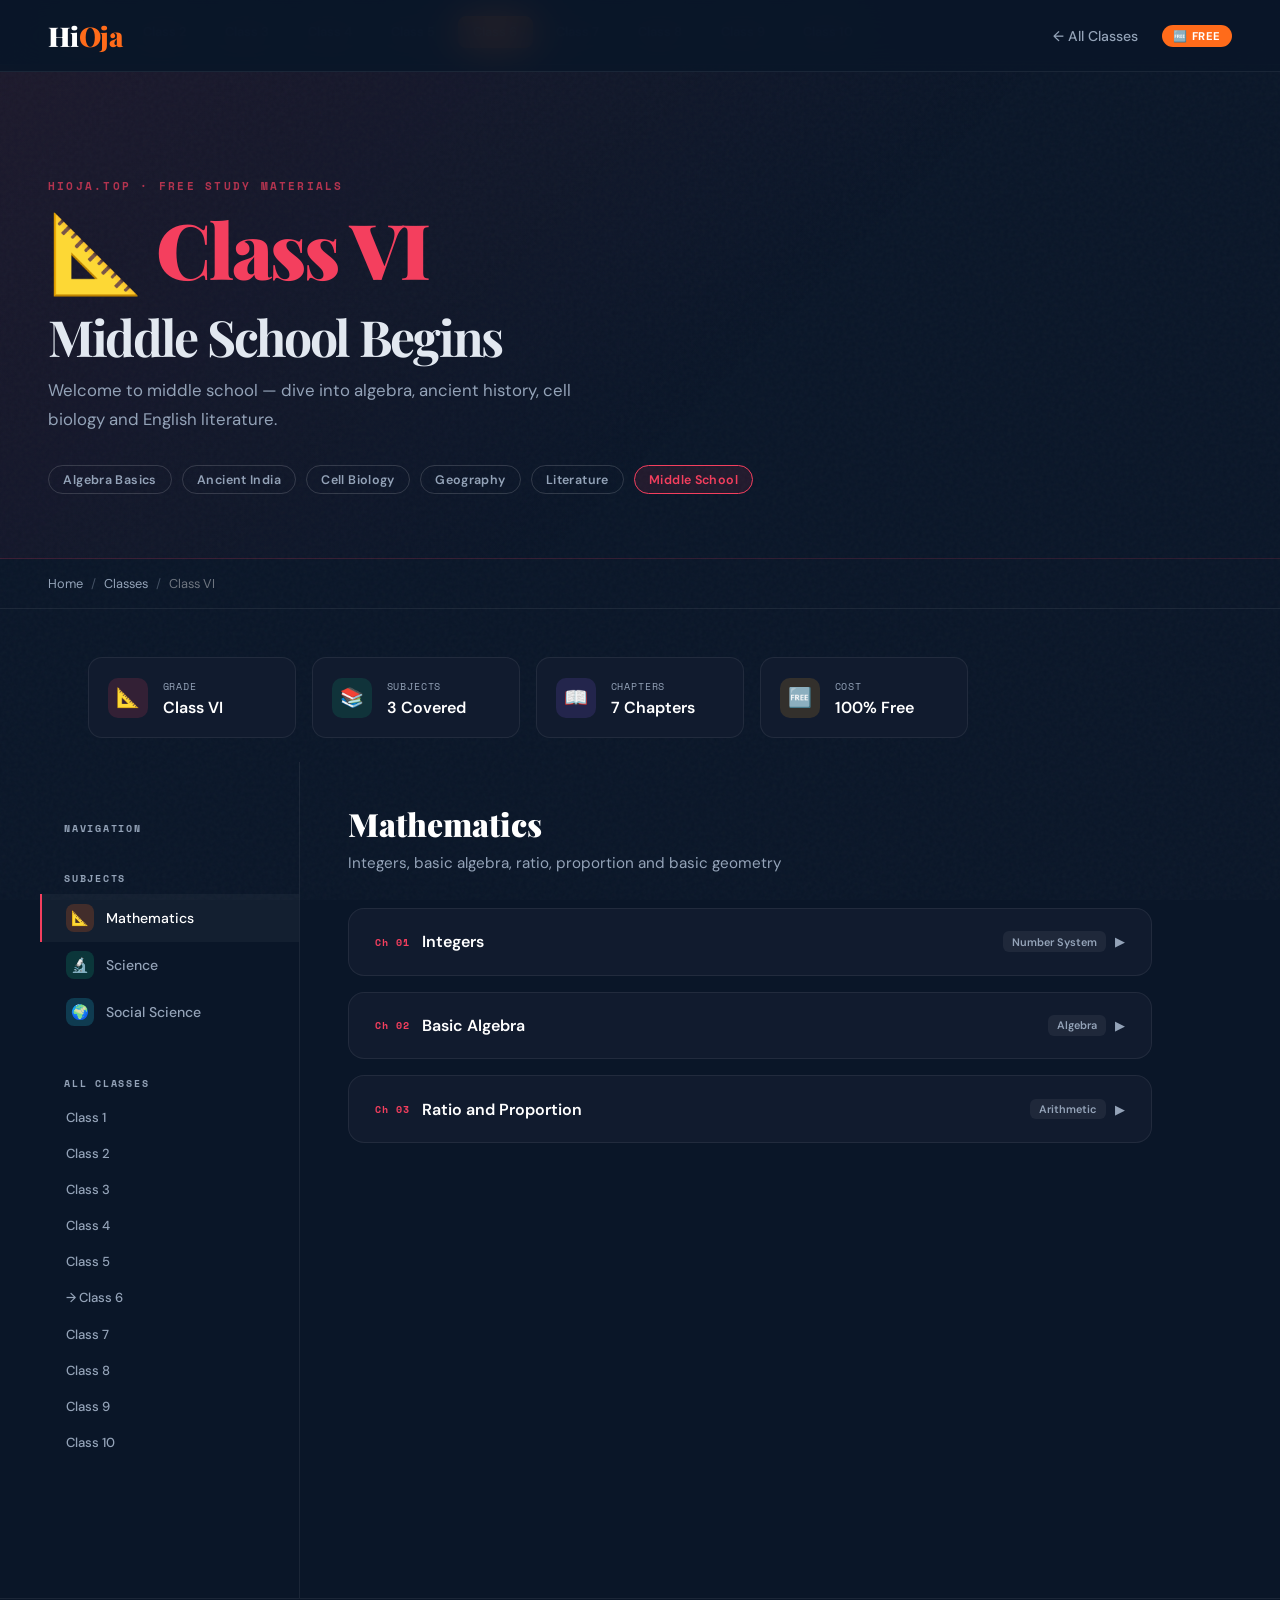
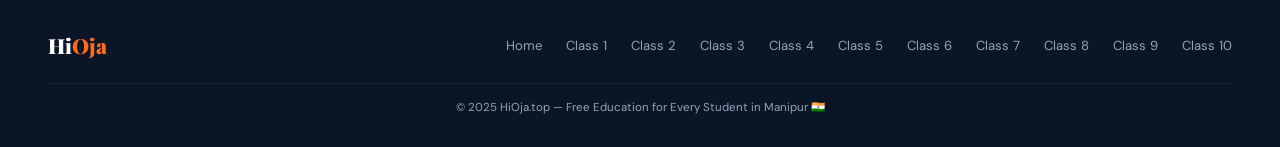
<file: class6.html>
<!DOCTYPE html>
<html lang="en">
<head>
<meta charset="UTF-8">
<meta name="viewport" content="width=device-width, initial-scale=1.0">
<title>HiOja — Class VI Study Materials</title>
<link rel="stylesheet" href="shared.css">
<style>
  .class-hero { background: linear-gradient(135deg, rgba(244,63,94,0.08) 0%, transparent 60%); border-bottom-color: rgba(244,63,94,0.15); }
  .class-eyebrow { color: #F43F5E; }
  .class-hero h1 em { color: #F43F5E; }
  .ch-btn.primary { background: #F43F5E; }
  .step-num { border-color: #F43F5E; color: #F43F5E; }
  .sidebar-link.active { border-left-color: #F43F5E !important; }
  .chapter-card.open { border-color: #F43F5E; box-shadow: 0 0 0 1px rgba(244,63,94,.2); }
  .chapter-card.open .ch-chevron { color: #F43F5E; }
  .ch-num { color: #F43F5E; }
</style>
</head>
<body>

<nav>
  <a href="index.html" class="logo">Hi<span>Oja</span></a>
  <div class="nav-right">
    <a href="index.html" class="back-btn">← All Classes</a>
    <span class="nav-badge">🆓 Free</span>
  </div>
</nav>

<div class="class-nav">
  <a href="class1.html" class="">Class 1</a><a href="class2.html" class="">Class 2</a><a href="class3.html" class="">Class 3</a><a href="class4.html" class="">Class 4</a><a href="class5.html" class="">Class 5</a><a href="class6.html" class="active-class">Class 6</a><a href="class7.html" class="">Class 7</a><a href="class8.html" class="">Class 8</a><a href="class9.html" class="">Class 9</a><a href="class10.html" class="">Class 10</a>
</div>

<div class="class-hero">
  <div class="hero-glow" style="background:radial-gradient(circle, rgba(244,63,94,0.15) 0%, transparent 70%)"></div>
  <div class="class-eyebrow">HiOja.top · Free Study Materials</div>
  <h1>📐 <em>Class VI</em><br><span style="color:var(--light);font-size:.65em;font-weight:700">Middle School Begins</span></h1>
  <p>Welcome to middle school — dive into algebra, ancient history, cell biology and English literature.</p>
  <div class="hero-chips"><span class="chip" style="border-color:rgba(255,255,255,0.15);color:var(--muted);">Algebra Basics</span> <span class="chip" style="border-color:rgba(255,255,255,0.15);color:var(--muted);">Ancient India</span> <span class="chip" style="border-color:rgba(255,255,255,0.15);color:var(--muted);">Cell Biology</span> <span class="chip" style="border-color:rgba(255,255,255,0.15);color:var(--muted);">Geography</span> <span class="chip" style="border-color:rgba(255,255,255,0.15);color:var(--muted);">Literature</span>
    <span class="chip" style="border-color:#F43F5E;color:#F43F5E;background:rgba(244,63,94,.1)">Middle School</span>
  </div>
</div>

<div class="breadcrumb">
  <a href="index.html">Home</a>
  <span>/</span>
  <a href="index.html#classes">Classes</a>
  <span>/</span>
  <span style="color:var(--white)">Class VI</span>
</div>

<div style="padding:1.5rem 3rem 0;max-width:1200px;margin:0 auto;position:relative;z-index:1">
  <div class="overview-grid">
    <div class="ov-card fade-in">
      <div class="ov-icon" style="background:rgba(244,63,94,.15)">📐</div>
      <div class="ov-info"><span>Grade</span><strong>Class VI</strong></div>
    </div>
    <div class="ov-card fade-in">
      <div class="ov-icon" style="background:rgba(16,185,129,.15)">📚</div>
      <div class="ov-info"><span>Subjects</span><strong>3 Covered</strong></div>
    </div>
    <div class="ov-card fade-in">
      <div class="ov-icon" style="background:rgba(139,92,246,.15)">📖</div>
      <div class="ov-info"><span>Chapters</span><strong>7 Chapters</strong></div>
    </div>
    <div class="ov-card fade-in">
      <div class="ov-icon" style="background:rgba(245,166,35,.15)">🆓</div>
      <div class="ov-info"><span>Cost</span><strong>100% Free</strong></div>
    </div>
  </div>
</div>

<div class="class-layout" style="max-width:1200px;margin:0 auto">
  <aside class="sidebar">
    <div class="sidebar-label">Navigation</div>
    <div class="sidebar-label">Subjects</div><a class="sidebar-link  active" data-target="maths">
  <span class="s-icon" style="background:rgba(255,107,26,0.2)">📐</span>
  Mathematics
</a><a class="sidebar-link" data-target="science">
  <span class="s-icon" style="background:rgba(16,185,129,0.2)">🔬</span>
  Science
</a><a class="sidebar-link" data-target="sst">
  <span class="s-icon" style="background:rgba(34,211,238,0.2)">🌍</span>
  Social Science
</a>
    <div class="sidebar-label" style="margin-top:2rem">All Classes</div>
    <a class="sidebar-link" href="class1.html" style="font-size:.82rem">Class 1</a><a class="sidebar-link" href="class2.html" style="font-size:.82rem">Class 2</a><a class="sidebar-link" href="class3.html" style="font-size:.82rem">Class 3</a><a class="sidebar-link" href="class4.html" style="font-size:.82rem">Class 4</a><a class="sidebar-link" href="class5.html" style="font-size:.82rem">Class 5</a><a class="sidebar-link" href="class6.html" style="font-size:.82rem">→ Class 6</a><a class="sidebar-link" href="class7.html" style="font-size:.82rem">Class 7</a><a class="sidebar-link" href="class8.html" style="font-size:.82rem">Class 8</a><a class="sidebar-link" href="class9.html" style="font-size:.82rem">Class 9</a><a class="sidebar-link" href="class10.html" style="font-size:.82rem">Class 10</a>
  </aside>

  <main class="content-area">
    
<div id="maths" class="subject-section  active">
  <div class="subject-header">
    <h2>Mathematics</h2>
    <p>Integers, basic algebra, ratio, proportion and basic geometry</p>
  </div>
  <div class="chapters-grid">
    
<div class="chapter-card fade-in">
  <div class="ch-top">
    <div class="ch-meta">
      <span class="ch-num">Ch 01</span>
      <span class="ch-title">Integers</span>
    </div>
    <div style="display:flex;align-items:center;gap:.6rem">
      <span class="ch-badge">Number System</span>
      <span class="ch-chevron">▶</span>
    </div>
  </div>
  <div class="ch-body">
    <p>Extend the number system to include negative numbers. Learn integer operations.</p>
    <div class="ch-topics"><span class="topic-tag">Positive & Negative Numbers</span><span class="topic-tag">Number Line</span><span class="topic-tag">Addition of Integers</span><span class="topic-tag">Subtraction of Integers</span><span class="topic-tag">Multiplication & Division</span></div>
    <div class="formula-box"><h4>🧮 Formulae / Key Expressions</h4><code class="formula">(-) × (-) = (+)</code><code class="formula">(+) × (-) = (-)</code><code class="formula">Difference on number line = |a - b|</code></div>
    <div class="notes-box"><h4>📌 Key Points</h4><ul><li>Integers include negative numbers, zero and positive numbers</li><li>Moving right on number line = adding</li><li>Moving left on number line = subtracting</li><li>Absolute value is the distance from zero</li></ul></div>
    <div class="mcq-block"><h4>📝 Quick MCQ Practice</h4><div class="mcq-q"><p>(-3) + (-5) = ?</p><div class="mcq-opts"><button class="mcq-opt" data-correct="0">A. 8</button><button class="mcq-opt" data-correct="1">B. -8</button><button class="mcq-opt" data-correct="0">C. 2</button><button class="mcq-opt" data-correct="0">D. -2</button></div></div><div class="mcq-q"><p>(-4) × (-3) = ?</p><div class="mcq-opts"><button class="mcq-opt" data-correct="0">A. -12</button><button class="mcq-opt" data-correct="1">B. 12</button><button class="mcq-opt" data-correct="0">C. -7</button><button class="mcq-opt" data-correct="0">D. 7</button></div></div></div>
    <div class="ch-actions">
      <a href="#" class="ch-btn primary">📖 Study Notes</a>
      <a href="#" class="ch-btn ghost">📝 Practice Questions</a>
      <a href="#" class="ch-btn ghost">🎯 Previous Year Qs</a>
    </div>
  </div>
</div>

<div class="chapter-card fade-in">
  <div class="ch-top">
    <div class="ch-meta">
      <span class="ch-num">Ch 02</span>
      <span class="ch-title">Basic Algebra</span>
    </div>
    <div style="display:flex;align-items:center;gap:.6rem">
      <span class="ch-badge">Algebra</span>
      <span class="ch-chevron">▶</span>
    </div>
  </div>
  <div class="ch-body">
    <p>Introduce variables, expressions and simple linear equations.</p>
    <div class="ch-topics"><span class="topic-tag">Variables & Constants</span><span class="topic-tag">Algebraic Expressions</span><span class="topic-tag">Equations</span><span class="topic-tag">Solving for x</span></div>
    <div class="formula-box"><h4>🧮 Formulae / Key Expressions</h4><code class="formula">Expression: 2x + 3</code><code class="formula">Equation: 2x + 3 = 11 → x = 4</code></div>
    <div class="notes-box"><h4>📌 Key Points</h4><ul><li>A variable is an unknown represented by a letter</li><li>An equation has an equal sign</li><li>To solve: do the same operation on both sides</li><li>Check: substitute the answer back</li></ul></div>
    <div class="mcq-block"><h4>📝 Quick MCQ Practice</h4><div class="mcq-q"><p>If x + 5 = 12, then x = ?</p><div class="mcq-opts"><button class="mcq-opt" data-correct="0">A. 6</button><button class="mcq-opt" data-correct="1">B. 7</button><button class="mcq-opt" data-correct="0">C. 8</button><button class="mcq-opt" data-correct="0">D. 17</button></div></div><div class="mcq-q"><p>Which is an algebraic expression?</p><div class="mcq-opts"><button class="mcq-opt" data-correct="0">A. 3 + 4</button><button class="mcq-opt" data-correct="1">B. 2x + 3</button><button class="mcq-opt" data-correct="0">C. x = 5</button><button class="mcq-opt" data-correct="0">D. 5 > 3</button></div></div></div>
    <div class="ch-actions">
      <a href="#" class="ch-btn primary">📖 Study Notes</a>
      <a href="#" class="ch-btn ghost">📝 Practice Questions</a>
      <a href="#" class="ch-btn ghost">🎯 Previous Year Qs</a>
    </div>
  </div>
</div>

<div class="chapter-card fade-in">
  <div class="ch-top">
    <div class="ch-meta">
      <span class="ch-num">Ch 03</span>
      <span class="ch-title">Ratio and Proportion</span>
    </div>
    <div style="display:flex;align-items:center;gap:.6rem">
      <span class="ch-badge">Arithmetic</span>
      <span class="ch-chevron">▶</span>
    </div>
  </div>
  <div class="ch-body">
    <p>Understand ratio as comparison and proportion as equal ratios.</p>
    <div class="ch-topics"><span class="topic-tag">Ratio a:b</span><span class="topic-tag">Simplest Form</span><span class="topic-tag">Proportion</span><span class="topic-tag">Unitary Method</span></div>
    <div class="formula-box"><h4>🧮 Formulae / Key Expressions</h4><code class="formula">Ratio = a : b = a/b</code><code class="formula">a:b = c:d (proportion) means a×d = b×c</code></div>
    <div class="notes-box"><h4>📌 Key Points</h4><ul><li>Ratio compares two quantities</li><li>Always write ratio in simplest form</li><li>In proportion, cross products are equal</li><li>Unitary method: find the value of 1 unit first</li></ul></div>
    <div class="mcq-block"><h4>📝 Quick MCQ Practice</h4><div class="mcq-q"><p>Ratio of 15:25 in simplest form?</p><div class="mcq-opts"><button class="mcq-opt" data-correct="0">A. 3:4</button><button class="mcq-opt" data-correct="1">B. 3:5</button><button class="mcq-opt" data-correct="0">C. 5:3</button><button class="mcq-opt" data-correct="0">D. 15:25</button></div></div><div class="mcq-q"><p>If 2:3 = x:12, x = ?</p><div class="mcq-opts"><button class="mcq-opt" data-correct="0">A. 6</button><button class="mcq-opt" data-correct="1">B. 8</button><button class="mcq-opt" data-correct="0">C. 9</button><button class="mcq-opt" data-correct="0">D. 10</button></div></div></div>
    <div class="ch-actions">
      <a href="#" class="ch-btn primary">📖 Study Notes</a>
      <a href="#" class="ch-btn ghost">📝 Practice Questions</a>
      <a href="#" class="ch-btn ghost">🎯 Previous Year Qs</a>
    </div>
  </div>
</div>
  </div>
</div>

<div id="science" class="subject-section">
  <div class="subject-header">
    <h2>Science</h2>
    <p>Cell biology, fibre to fabric, motion, light and sorting materials</p>
  </div>
  <div class="chapters-grid">
    
<div class="chapter-card fade-in">
  <div class="ch-top">
    <div class="ch-meta">
      <span class="ch-num">Ch 01</span>
      <span class="ch-title">The Cell</span>
    </div>
    <div style="display:flex;align-items:center;gap:.6rem">
      <span class="ch-badge">Biology</span>
      <span class="ch-chevron">▶</span>
    </div>
  </div>
  <div class="ch-body">
    <p>The cell is the basic unit of life. Learn about cell structure and types.</p>
    <div class="ch-topics"><span class="topic-tag">Cell Theory</span><span class="topic-tag">Plant Cell vs Animal Cell</span><span class="topic-tag">Cell Organelles</span><span class="topic-tag">Unicellular & Multicellular</span></div>
    
    <div class="notes-box"><h4>📌 Key Points</h4><ul><li>All living things are made of cells</li><li>Plant cells have cell wall; animal cells don't</li><li>Nucleus is the control centre</li><li>Mitochondria is the powerhouse of the cell</li></ul></div>
    <div class="mcq-block"><h4>📝 Quick MCQ Practice</h4><div class="mcq-q"><p>Which organelle is the powerhouse of the cell?</p><div class="mcq-opts"><button class="mcq-opt" data-correct="0">A. Nucleus</button><button class="mcq-opt" data-correct="1">B. Mitochondria</button><button class="mcq-opt" data-correct="0">C. Ribosome</button><button class="mcq-opt" data-correct="0">D. Vacuole</button></div></div><div class="mcq-q"><p>Cell wall is found in?</p><div class="mcq-opts"><button class="mcq-opt" data-correct="0">A. Animal cells</button><button class="mcq-opt" data-correct="1">B. Plant cells</button><button class="mcq-opt" data-correct="0">C. Both</button><button class="mcq-opt" data-correct="0">D. Neither</button></div></div></div>
    <div class="ch-actions">
      <a href="#" class="ch-btn primary">📖 Study Notes</a>
      <a href="#" class="ch-btn ghost">📝 Practice Questions</a>
      <a href="#" class="ch-btn ghost">🎯 Previous Year Qs</a>
    </div>
  </div>
</div>

<div class="chapter-card fade-in">
  <div class="ch-top">
    <div class="ch-meta">
      <span class="ch-num">Ch 02</span>
      <span class="ch-title">Motion and Measurement</span>
    </div>
    <div style="display:flex;align-items:center;gap:.6rem">
      <span class="ch-badge">Physics</span>
      <span class="ch-chevron">▶</span>
    </div>
  </div>
  <div class="ch-body">
    <p>Types of motion: linear, circular, periodic. SI units and measurement tools.</p>
    <div class="ch-topics"><span class="topic-tag">Types of Motion</span><span class="topic-tag">SI Units</span><span class="topic-tag">Length Measurement</span><span class="topic-tag">Speed Basics</span></div>
    <div class="formula-box"><h4>🧮 Formulae / Key Expressions</h4><code class="formula">Speed = Distance ÷ Time</code><code class="formula">1 km = 1000 m</code><code class="formula">1 m = 100 cm</code></div>
    <div class="notes-box"><h4>📌 Key Points</h4><ul><li>Motion means change in position</li><li>SI unit of length is metre (m)</li><li>SI unit of time is second (s)</li><li>Speed is how fast an object moves</li></ul></div>
    <div class="mcq-block"><h4>📝 Quick MCQ Practice</h4><div class="mcq-q"><p>SI unit of length is?</p><div class="mcq-opts"><button class="mcq-opt" data-correct="0">A. cm</button><button class="mcq-opt" data-correct="0">B. km</button><button class="mcq-opt" data-correct="1">C. m</button><button class="mcq-opt" data-correct="0">D. mm</button></div></div><div class="mcq-q"><p>A clock's hands show ___ motion.</p><div class="mcq-opts"><button class="mcq-opt" data-correct="0">A. Linear</button><button class="mcq-opt" data-correct="1">B. Circular</button><button class="mcq-opt" data-correct="0">C. Random</button><button class="mcq-opt" data-correct="0">D. Periodic</button></div></div></div>
    <div class="ch-actions">
      <a href="#" class="ch-btn primary">📖 Study Notes</a>
      <a href="#" class="ch-btn ghost">📝 Practice Questions</a>
      <a href="#" class="ch-btn ghost">🎯 Previous Year Qs</a>
    </div>
  </div>
</div>
  </div>
</div>

<div id="sst" class="subject-section">
  <div class="subject-header">
    <h2>Social Science</h2>
    <p>Ancient India, our earth, diversity and government basics</p>
  </div>
  <div class="chapters-grid">
    
<div class="chapter-card fade-in">
  <div class="ch-top">
    <div class="ch-meta">
      <span class="ch-num">Ch 01</span>
      <span class="ch-title">Ancient Civilisations of India</span>
    </div>
    <div style="display:flex;align-items:center;gap:.6rem">
      <span class="ch-badge">History</span>
      <span class="ch-chevron">▶</span>
    </div>
  </div>
  <div class="ch-body">
    <p>Indus Valley Civilisation, Vedic Age and the Maurya Empire.</p>
    <div class="ch-topics"><span class="topic-tag">Indus Valley</span><span class="topic-tag">Harappa & Mohenjo-daro</span><span class="topic-tag">Vedic Period</span><span class="topic-tag">Maurya Empire</span></div>
    
    <div class="notes-box"><h4>📌 Key Points</h4><ul><li>Indus Valley was one of the oldest civilisations</li><li>Harappa and Mohenjo-daro were major cities</li><li>Vedic period gave us the four Vedas</li><li>Chandragupta Maurya founded the Maurya Empire</li></ul></div>
    <div class="mcq-block"><h4>📝 Quick MCQ Practice</h4><div class="mcq-q"><p>Mohenjo-daro was a city of which civilisation?</p><div class="mcq-opts"><button class="mcq-opt" data-correct="0">A. Vedic</button><button class="mcq-opt" data-correct="0">B. Maurya</button><button class="mcq-opt" data-correct="1">C. Indus Valley</button><button class="mcq-opt" data-correct="0">D. Gupta</button></div></div><div class="mcq-q"><p>Who founded the Maurya Empire?</p><div class="mcq-opts"><button class="mcq-opt" data-correct="0">A. Ashoka</button><button class="mcq-opt" data-correct="1">B. Chandragupta Maurya</button><button class="mcq-opt" data-correct="0">C. Samudragupta</button><button class="mcq-opt" data-correct="0">D. Harsha</button></div></div></div>
    <div class="ch-actions">
      <a href="#" class="ch-btn primary">📖 Study Notes</a>
      <a href="#" class="ch-btn ghost">📝 Practice Questions</a>
      <a href="#" class="ch-btn ghost">🎯 Previous Year Qs</a>
    </div>
  </div>
</div>

<div class="chapter-card fade-in">
  <div class="ch-top">
    <div class="ch-meta">
      <span class="ch-num">Ch 02</span>
      <span class="ch-title">The Earth and Its Layers</span>
    </div>
    <div style="display:flex;align-items:center;gap:.6rem">
      <span class="ch-badge">Geography</span>
      <span class="ch-chevron">▶</span>
    </div>
  </div>
  <div class="ch-body">
    <p>Interior structure of the Earth: crust, mantle, outer core and inner core.</p>
    <div class="ch-topics"><span class="topic-tag">Earth's Interior</span><span class="topic-tag">Crust</span><span class="topic-tag">Mantle</span><span class="topic-tag">Outer & Inner Core</span><span class="topic-tag">Rocks</span></div>
    
    <div class="notes-box"><h4>📌 Key Points</h4><ul><li>The Earth has 4 layers: crust, mantle, outer core, inner core</li><li>Crust is the outermost and thinnest layer</li><li>Core is the hottest part</li><li>Magma is molten rock underground</li></ul></div>
    <div class="mcq-block"><h4>📝 Quick MCQ Practice</h4><div class="mcq-q"><p>The outermost layer of Earth is?</p><div class="mcq-opts"><button class="mcq-opt" data-correct="0">A. Mantle</button><button class="mcq-opt" data-correct="0">B. Core</button><button class="mcq-opt" data-correct="1">C. Crust</button><button class="mcq-opt" data-correct="0">D. Mesosphere</button></div></div><div class="mcq-q"><p>Magma that reaches the surface is called?</p><div class="mcq-opts"><button class="mcq-opt" data-correct="0">A. Magma</button><button class="mcq-opt" data-correct="1">B. Lava</button><button class="mcq-opt" data-correct="0">C. Ash</button><button class="mcq-opt" data-correct="0">D. Mineral</button></div></div></div>
    <div class="ch-actions">
      <a href="#" class="ch-btn primary">📖 Study Notes</a>
      <a href="#" class="ch-btn ghost">📝 Practice Questions</a>
      <a href="#" class="ch-btn ghost">🎯 Previous Year Qs</a>
    </div>
  </div>
</div>
  </div>
</div>
  </main>
</div>

<footer>
  <a href="index.html" class="footer-logo">Hi<span>Oja</span></a>
  <div class="footer-links">
    <a href="index.html">Home</a>
    <a href="class1.html">Class 1</a><a href="class2.html">Class 2</a><a href="class3.html">Class 3</a><a href="class4.html">Class 4</a><a href="class5.html">Class 5</a><a href="class6.html">Class 6</a><a href="class7.html">Class 7</a><a href="class8.html">Class 8</a><a href="class9.html">Class 9</a><a href="class10.html">Class 10</a>
  </div>
  <div class="footer-copy">© 2025 HiOja.top — Free Education for Every Student in Manipur 🇮🇳</div>
</footer>

<script src="shared.js"></script>
</body>
</html>
</file>
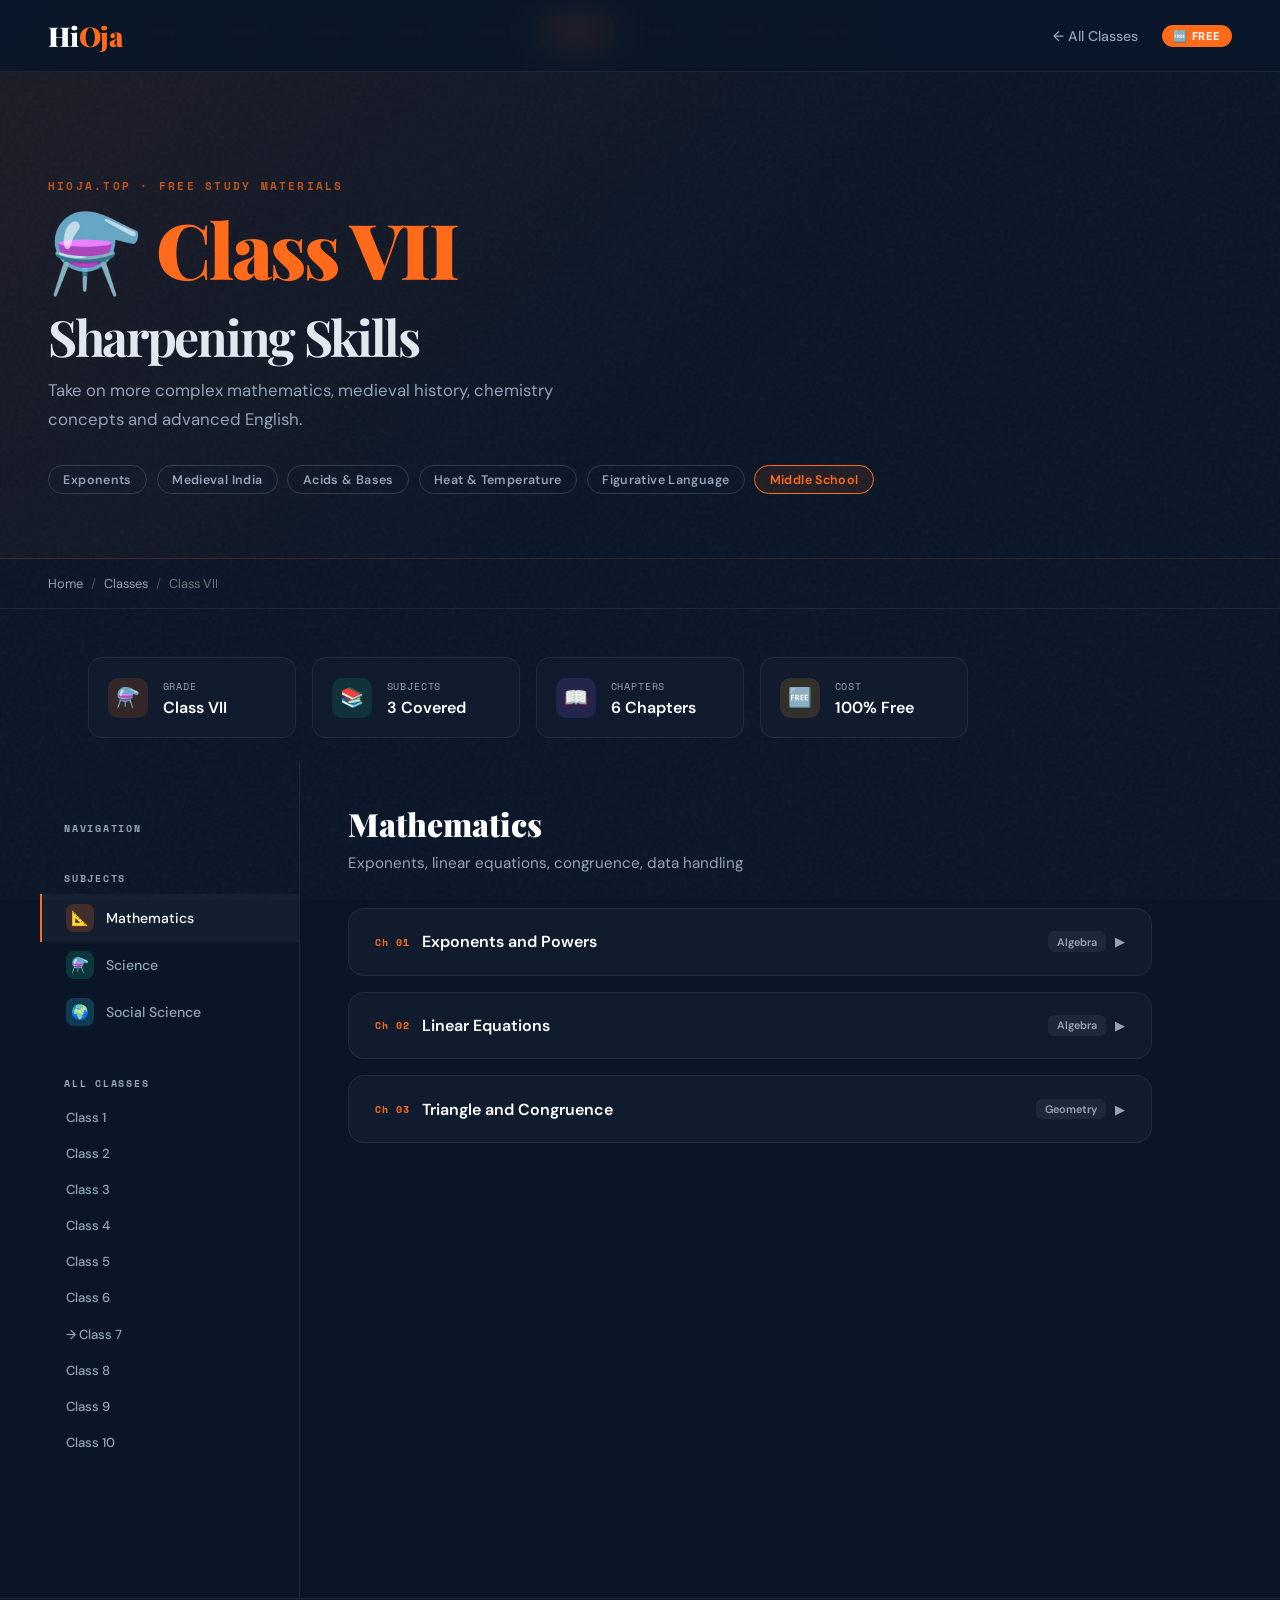
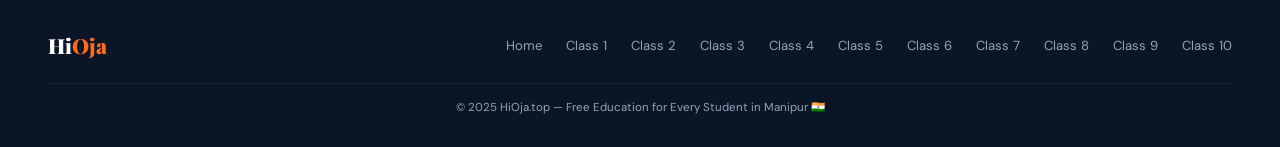
<file: class7.html>
<!DOCTYPE html>
<html lang="en">
<head>
<meta charset="UTF-8">
<meta name="viewport" content="width=device-width, initial-scale=1.0">
<title>HiOja — Class VII Study Materials</title>
<link rel="stylesheet" href="shared.css">
<style>
  .class-hero { background: linear-gradient(135deg, rgba(255,107,26,0.08) 0%, transparent 60%); border-bottom-color: rgba(255,107,26,0.15); }
  .class-eyebrow { color: #FF6B1A; }
  .class-hero h1 em { color: #FF6B1A; }
  .ch-btn.primary { background: #FF6B1A; }
  .step-num { border-color: #FF6B1A; color: #FF6B1A; }
  .sidebar-link.active { border-left-color: #FF6B1A !important; }
  .chapter-card.open { border-color: #FF6B1A; box-shadow: 0 0 0 1px rgba(255,107,26,.2); }
  .chapter-card.open .ch-chevron { color: #FF6B1A; }
  .ch-num { color: #FF6B1A; }
</style>
</head>
<body>

<nav>
  <a href="index.html" class="logo">Hi<span>Oja</span></a>
  <div class="nav-right">
    <a href="index.html" class="back-btn">← All Classes</a>
    <span class="nav-badge">🆓 Free</span>
  </div>
</nav>

<div class="class-nav">
  <a href="class1.html" class="">Class 1</a><a href="class2.html" class="">Class 2</a><a href="class3.html" class="">Class 3</a><a href="class4.html" class="">Class 4</a><a href="class5.html" class="">Class 5</a><a href="class6.html" class="">Class 6</a><a href="class7.html" class="active-class">Class 7</a><a href="class8.html" class="">Class 8</a><a href="class9.html" class="">Class 9</a><a href="class10.html" class="">Class 10</a>
</div>

<div class="class-hero">
  <div class="hero-glow" style="background:radial-gradient(circle, rgba(255,107,26,0.15) 0%, transparent 70%)"></div>
  <div class="class-eyebrow">HiOja.top · Free Study Materials</div>
  <h1>⚗️ <em>Class VII</em><br><span style="color:var(--light);font-size:.65em;font-weight:700">Sharpening Skills</span></h1>
  <p>Take on more complex mathematics, medieval history, chemistry concepts and advanced English.</p>
  <div class="hero-chips"><span class="chip" style="border-color:rgba(255,255,255,0.15);color:var(--muted);">Exponents</span> <span class="chip" style="border-color:rgba(255,255,255,0.15);color:var(--muted);">Medieval India</span> <span class="chip" style="border-color:rgba(255,255,255,0.15);color:var(--muted);">Acids & Bases</span> <span class="chip" style="border-color:rgba(255,255,255,0.15);color:var(--muted);">Heat & Temperature</span> <span class="chip" style="border-color:rgba(255,255,255,0.15);color:var(--muted);">Figurative Language</span>
    <span class="chip" style="border-color:#FF6B1A;color:#FF6B1A;background:rgba(255,107,26,.1)">Middle School</span>
  </div>
</div>

<div class="breadcrumb">
  <a href="index.html">Home</a>
  <span>/</span>
  <a href="index.html#classes">Classes</a>
  <span>/</span>
  <span style="color:var(--white)">Class VII</span>
</div>

<div style="padding:1.5rem 3rem 0;max-width:1200px;margin:0 auto;position:relative;z-index:1">
  <div class="overview-grid">
    <div class="ov-card fade-in">
      <div class="ov-icon" style="background:rgba(255,107,26,.15)">⚗️</div>
      <div class="ov-info"><span>Grade</span><strong>Class VII</strong></div>
    </div>
    <div class="ov-card fade-in">
      <div class="ov-icon" style="background:rgba(16,185,129,.15)">📚</div>
      <div class="ov-info"><span>Subjects</span><strong>3 Covered</strong></div>
    </div>
    <div class="ov-card fade-in">
      <div class="ov-icon" style="background:rgba(139,92,246,.15)">📖</div>
      <div class="ov-info"><span>Chapters</span><strong>6 Chapters</strong></div>
    </div>
    <div class="ov-card fade-in">
      <div class="ov-icon" style="background:rgba(245,166,35,.15)">🆓</div>
      <div class="ov-info"><span>Cost</span><strong>100% Free</strong></div>
    </div>
  </div>
</div>

<div class="class-layout" style="max-width:1200px;margin:0 auto">
  <aside class="sidebar">
    <div class="sidebar-label">Navigation</div>
    <div class="sidebar-label">Subjects</div><a class="sidebar-link  active" data-target="maths">
  <span class="s-icon" style="background:rgba(255,107,26,0.2)">📐</span>
  Mathematics
</a><a class="sidebar-link" data-target="science">
  <span class="s-icon" style="background:rgba(16,185,129,0.2)">⚗️</span>
  Science
</a><a class="sidebar-link" data-target="sst">
  <span class="s-icon" style="background:rgba(34,211,238,0.2)">🌍</span>
  Social Science
</a>
    <div class="sidebar-label" style="margin-top:2rem">All Classes</div>
    <a class="sidebar-link" href="class1.html" style="font-size:.82rem">Class 1</a><a class="sidebar-link" href="class2.html" style="font-size:.82rem">Class 2</a><a class="sidebar-link" href="class3.html" style="font-size:.82rem">Class 3</a><a class="sidebar-link" href="class4.html" style="font-size:.82rem">Class 4</a><a class="sidebar-link" href="class5.html" style="font-size:.82rem">Class 5</a><a class="sidebar-link" href="class6.html" style="font-size:.82rem">Class 6</a><a class="sidebar-link" href="class7.html" style="font-size:.82rem">→ Class 7</a><a class="sidebar-link" href="class8.html" style="font-size:.82rem">Class 8</a><a class="sidebar-link" href="class9.html" style="font-size:.82rem">Class 9</a><a class="sidebar-link" href="class10.html" style="font-size:.82rem">Class 10</a>
  </aside>

  <main class="content-area">
    
<div id="maths" class="subject-section  active">
  <div class="subject-header">
    <h2>Mathematics</h2>
    <p>Exponents, linear equations, congruence, data handling</p>
  </div>
  <div class="chapters-grid">
    
<div class="chapter-card fade-in">
  <div class="ch-top">
    <div class="ch-meta">
      <span class="ch-num">Ch 01</span>
      <span class="ch-title">Exponents and Powers</span>
    </div>
    <div style="display:flex;align-items:center;gap:.6rem">
      <span class="ch-badge">Algebra</span>
      <span class="ch-chevron">▶</span>
    </div>
  </div>
  <div class="ch-body">
    <p>Learn exponent notation, laws of exponents and scientific notation.</p>
    <div class="ch-topics"><span class="topic-tag">Base & Exponent</span><span class="topic-tag">Laws of Exponents</span><span class="topic-tag">Negative Exponents</span><span class="topic-tag">Scientific Notation</span></div>
    <div class="formula-box"><h4>🧮 Formulae / Key Expressions</h4><code class="formula">aᵐ × aⁿ = aᵐ⁺ⁿ</code><code class="formula">aᵐ ÷ aⁿ = aᵐ⁻ⁿ</code><code class="formula">(aᵐ)ⁿ = aᵐⁿ</code><code class="formula">a⁰ = 1</code></div>
    <div class="notes-box"><h4>📌 Key Points</h4><ul><li>The base is the number being multiplied</li><li>The exponent tells how many times</li><li>Any number to the power 0 equals 1</li><li>Negative exponent means reciprocal</li></ul></div>
    <div class="mcq-block"><h4>📝 Quick MCQ Practice</h4><div class="mcq-q"><p>2³ × 2² = ?</p><div class="mcq-opts"><button class="mcq-opt" data-correct="1">A. 2⁵</button><button class="mcq-opt" data-correct="0">B. 2⁶</button><button class="mcq-opt" data-correct="0">C. 4⁵</button><button class="mcq-opt" data-correct="0">D. 2¹</button></div></div><div class="mcq-q"><p>Any number raised to power 0 is?</p><div class="mcq-opts"><button class="mcq-opt" data-correct="0">A. 0</button><button class="mcq-opt" data-correct="0">B. Itself</button><button class="mcq-opt" data-correct="1">C. 1</button><button class="mcq-opt" data-correct="0">D. Undefined</button></div></div></div>
    <div class="ch-actions">
      <a href="#" class="ch-btn primary">📖 Study Notes</a>
      <a href="#" class="ch-btn ghost">📝 Practice Questions</a>
      <a href="#" class="ch-btn ghost">🎯 Previous Year Qs</a>
    </div>
  </div>
</div>

<div class="chapter-card fade-in">
  <div class="ch-top">
    <div class="ch-meta">
      <span class="ch-num">Ch 02</span>
      <span class="ch-title">Linear Equations</span>
    </div>
    <div style="display:flex;align-items:center;gap:.6rem">
      <span class="ch-badge">Algebra</span>
      <span class="ch-chevron">▶</span>
    </div>
  </div>
  <div class="ch-body">
    <p>Solve linear equations in one variable. Apply to real-life word problems.</p>
    <div class="ch-topics"><span class="topic-tag">One-variable Equations</span><span class="topic-tag">Transposing</span><span class="topic-tag">Cross Multiplication</span><span class="topic-tag">Word Problems</span></div>
    <div class="formula-box"><h4>🧮 Formulae / Key Expressions</h4><code class="formula">ax + b = c → x = (c - b)/a</code><code class="formula">a/b = c/d → ad = bc (cross multiplication)</code></div>
    <div class="notes-box"><h4>📌 Key Points</h4><ul><li>Bring variable to one side</li><li>Bring constants to the other side</li><li>What you do to one side, do to the other</li><li>Check by substituting the answer</li></ul></div>
    <div class="mcq-block"><h4>📝 Quick MCQ Practice</h4><div class="mcq-q"><p>If 3x + 4 = 19, then x = ?</p><div class="mcq-opts"><button class="mcq-opt" data-correct="0">A. 4</button><button class="mcq-opt" data-correct="1">B. 5</button><button class="mcq-opt" data-correct="0">C. 6</button><button class="mcq-opt" data-correct="0">D. 7</button></div></div><div class="mcq-q"><p>2x - 6 = 10, x = ?</p><div class="mcq-opts"><button class="mcq-opt" data-correct="0">A. 6</button><button class="mcq-opt" data-correct="0">B. 7</button><button class="mcq-opt" data-correct="1">C. 8</button><button class="mcq-opt" data-correct="0">D. 9</button></div></div></div>
    <div class="ch-actions">
      <a href="#" class="ch-btn primary">📖 Study Notes</a>
      <a href="#" class="ch-btn ghost">📝 Practice Questions</a>
      <a href="#" class="ch-btn ghost">🎯 Previous Year Qs</a>
    </div>
  </div>
</div>

<div class="chapter-card fade-in">
  <div class="ch-top">
    <div class="ch-meta">
      <span class="ch-num">Ch 03</span>
      <span class="ch-title">Triangle and Congruence</span>
    </div>
    <div style="display:flex;align-items:center;gap:.6rem">
      <span class="ch-badge">Geometry</span>
      <span class="ch-chevron">▶</span>
    </div>
  </div>
  <div class="ch-body">
    <p>Properties of triangles, angle sum property, and congruence criteria.</p>
    <div class="ch-topics"><span class="topic-tag">Types of Triangles</span><span class="topic-tag">Angle Sum Property</span><span class="topic-tag">Congruence Criteria (SSS, SAS, ASA)</span><span class="topic-tag">Exterior Angle</span></div>
    <div class="formula-box"><h4>🧮 Formulae / Key Expressions</h4><code class="formula">Sum of angles of a triangle = 180°</code><code class="formula">Exterior angle = Sum of two interior opposite angles</code></div>
    <div class="notes-box"><h4>📌 Key Points</h4><ul><li>Equilateral triangle has all sides equal</li><li>Isosceles triangle has two equal sides</li><li>SSS: if all 3 sides are equal</li><li>The exterior angle theorem is very useful</li></ul></div>
    <div class="mcq-block"><h4>📝 Quick MCQ Practice</h4><div class="mcq-q"><p>Sum of angles in a triangle?</p><div class="mcq-opts"><button class="mcq-opt" data-correct="0">A. 90°</button><button class="mcq-opt" data-correct="1">B. 180°</button><button class="mcq-opt" data-correct="0">C. 270°</button><button class="mcq-opt" data-correct="0">D. 360°</button></div></div><div class="mcq-q"><p>An equilateral triangle has how many equal sides?</p><div class="mcq-opts"><button class="mcq-opt" data-correct="0">A. 1</button><button class="mcq-opt" data-correct="0">B. 2</button><button class="mcq-opt" data-correct="1">C. 3</button><button class="mcq-opt" data-correct="0">D. 0</button></div></div></div>
    <div class="ch-actions">
      <a href="#" class="ch-btn primary">📖 Study Notes</a>
      <a href="#" class="ch-btn ghost">📝 Practice Questions</a>
      <a href="#" class="ch-btn ghost">🎯 Previous Year Qs</a>
    </div>
  </div>
</div>
  </div>
</div>

<div id="science" class="subject-section">
  <div class="subject-header">
    <h2>Science</h2>
    <p>Acids, bases, weather, forests and electric current</p>
  </div>
  <div class="chapters-grid">
    
<div class="chapter-card fade-in">
  <div class="ch-top">
    <div class="ch-meta">
      <span class="ch-num">Ch 01</span>
      <span class="ch-title">Acids, Bases and Salts</span>
    </div>
    <div style="display:flex;align-items:center;gap:.6rem">
      <span class="ch-badge">Chemistry</span>
      <span class="ch-chevron">▶</span>
    </div>
  </div>
  <div class="ch-body">
    <p>Properties, examples and uses of acids, bases and salts in everyday life.</p>
    <div class="ch-topics"><span class="topic-tag">Acids</span><span class="topic-tag">Bases (Alkalis)</span><span class="topic-tag">Salts</span><span class="topic-tag">Indicators</span><span class="topic-tag">pH Scale</span></div>
    <div class="formula-box"><h4>🧮 Formulae / Key Expressions</h4><code class="formula">pH < 7 → Acid</code><code class="formula">pH = 7 → Neutral</code><code class="formula">pH > 7 → Base</code><code class="formula">Acid + Base → Salt + Water</code></div>
    <div class="notes-box"><h4>📌 Key Points</h4><ul><li>Acids taste sour (lemon juice, vinegar)</li><li>Bases taste bitter (soap, baking soda)</li><li>Litmus paper turns red in acid, blue in base</li><li>Neutralisation: acid + base = salt + water</li></ul></div>
    <div class="mcq-block"><h4>📝 Quick MCQ Practice</h4><div class="mcq-q"><p>What colour does litmus turn in acid?</p><div class="mcq-opts"><button class="mcq-opt" data-correct="0">A. Blue</button><button class="mcq-opt" data-correct="0">B. Green</button><button class="mcq-opt" data-correct="1">C. Red</button><button class="mcq-opt" data-correct="0">D. Yellow</button></div></div><div class="mcq-q"><p>pH of neutral water is?</p><div class="mcq-opts"><button class="mcq-opt" data-correct="0">A. 0</button><button class="mcq-opt" data-correct="1">B. 7</button><button class="mcq-opt" data-correct="0">C. 14</button><button class="mcq-opt" data-correct="0">D. 4</button></div></div></div>
    <div class="ch-actions">
      <a href="#" class="ch-btn primary">📖 Study Notes</a>
      <a href="#" class="ch-btn ghost">📝 Practice Questions</a>
      <a href="#" class="ch-btn ghost">🎯 Previous Year Qs</a>
    </div>
  </div>
</div>

<div class="chapter-card fade-in">
  <div class="ch-top">
    <div class="ch-meta">
      <span class="ch-num">Ch 02</span>
      <span class="ch-title">Heat and Temperature</span>
    </div>
    <div style="display:flex;align-items:center;gap:.6rem">
      <span class="ch-badge">Physics</span>
      <span class="ch-chevron">▶</span>
    </div>
  </div>
  <div class="ch-body">
    <p>Difference between heat and temperature, conduction, convection and radiation.</p>
    <div class="ch-topics"><span class="topic-tag">Heat vs Temperature</span><span class="topic-tag">Conduction</span><span class="topic-tag">Convection</span><span class="topic-tag">Radiation</span><span class="topic-tag">Thermometer</span></div>
    <div class="formula-box"><h4>🧮 Formulae / Key Expressions</h4><code class="formula">°C to °F: F = (C × 9/5) + 32</code><code class="formula">Heat flows from hot to cold body</code></div>
    <div class="notes-box"><h4>📌 Key Points</h4><ul><li>Heat is a form of energy measured in Joules</li><li>Temperature is degree of hotness measured in °C or °F</li><li>Conduction occurs in solids</li><li>Convection occurs in liquids and gases</li><li>Radiation needs no medium (like sunlight)</li></ul></div>
    <div class="mcq-block"><h4>📝 Quick MCQ Practice</h4><div class="mcq-q"><p>How does heat travel in vacuum?</p><div class="mcq-opts"><button class="mcq-opt" data-correct="0">A. Conduction</button><button class="mcq-opt" data-correct="0">B. Convection</button><button class="mcq-opt" data-correct="1">C. Radiation</button><button class="mcq-opt" data-correct="0">D. All three</button></div></div><div class="mcq-q"><p>SI unit of temperature is?</p><div class="mcq-opts"><button class="mcq-opt" data-correct="0">A. Celsius</button><button class="mcq-opt" data-correct="1">B. Kelvin</button><button class="mcq-opt" data-correct="0">C. Fahrenheit</button><button class="mcq-opt" data-correct="0">D. Joule</button></div></div></div>
    <div class="ch-actions">
      <a href="#" class="ch-btn primary">📖 Study Notes</a>
      <a href="#" class="ch-btn ghost">📝 Practice Questions</a>
      <a href="#" class="ch-btn ghost">🎯 Previous Year Qs</a>
    </div>
  </div>
</div>
  </div>
</div>

<div id="sst" class="subject-section">
  <div class="subject-header">
    <h2>Social Science</h2>
    <p>Medieval India, environment, gender equality and democracy</p>
  </div>
  <div class="chapters-grid">
    
<div class="chapter-card fade-in">
  <div class="ch-top">
    <div class="ch-meta">
      <span class="ch-num">Ch 01</span>
      <span class="ch-title">Medieval India</span>
    </div>
    <div style="display:flex;align-items:center;gap:.6rem">
      <span class="ch-badge">History</span>
      <span class="ch-chevron">▶</span>
    </div>
  </div>
  <div class="ch-body">
    <p>Delhi Sultanate, Mughal Empire, Bhakti and Sufi movements.</p>
    <div class="ch-topics"><span class="topic-tag">Delhi Sultanate</span><span class="topic-tag">Mughal Empire</span><span class="topic-tag">Akbar's Reign</span><span class="topic-tag">Bhakti Movement</span><span class="topic-tag">Sufi Movement</span></div>
    
    <div class="notes-box"><h4>📌 Key Points</h4><ul><li>The Delhi Sultanate lasted from 1206 to 1526</li><li>Babur founded the Mughal Empire in 1526</li><li>Akbar was known for religious tolerance</li><li>Bhakti movement promoted devotion to God without rituals</li></ul></div>
    <div class="mcq-block"><h4>📝 Quick MCQ Practice</h4><div class="mcq-q"><p>Who founded the Mughal Empire?</p><div class="mcq-opts"><button class="mcq-opt" data-correct="0">A. Akbar</button><button class="mcq-opt" data-correct="0">B. Humayun</button><button class="mcq-opt" data-correct="1">C. Babur</button><button class="mcq-opt" data-correct="0">D. Shah Jahan</button></div></div><div class="mcq-q"><p>The Delhi Sultanate was established in?</p><div class="mcq-opts"><button class="mcq-opt" data-correct="0">A. 1026</button><button class="mcq-opt" data-correct="1">B. 1206</button><button class="mcq-opt" data-correct="0">C. 1526</button><button class="mcq-opt" data-correct="0">D. 1626</button></div></div></div>
    <div class="ch-actions">
      <a href="#" class="ch-btn primary">📖 Study Notes</a>
      <a href="#" class="ch-btn ghost">📝 Practice Questions</a>
      <a href="#" class="ch-btn ghost">🎯 Previous Year Qs</a>
    </div>
  </div>
</div>
  </div>
</div>
  </main>
</div>

<footer>
  <a href="index.html" class="footer-logo">Hi<span>Oja</span></a>
  <div class="footer-links">
    <a href="index.html">Home</a>
    <a href="class1.html">Class 1</a><a href="class2.html">Class 2</a><a href="class3.html">Class 3</a><a href="class4.html">Class 4</a><a href="class5.html">Class 5</a><a href="class6.html">Class 6</a><a href="class7.html">Class 7</a><a href="class8.html">Class 8</a><a href="class9.html">Class 9</a><a href="class10.html">Class 10</a>
  </div>
  <div class="footer-copy">© 2025 HiOja.top — Free Education for Every Student in Manipur 🇮🇳</div>
</footer>

<script src="shared.js"></script>
</body>
</html>
</file>
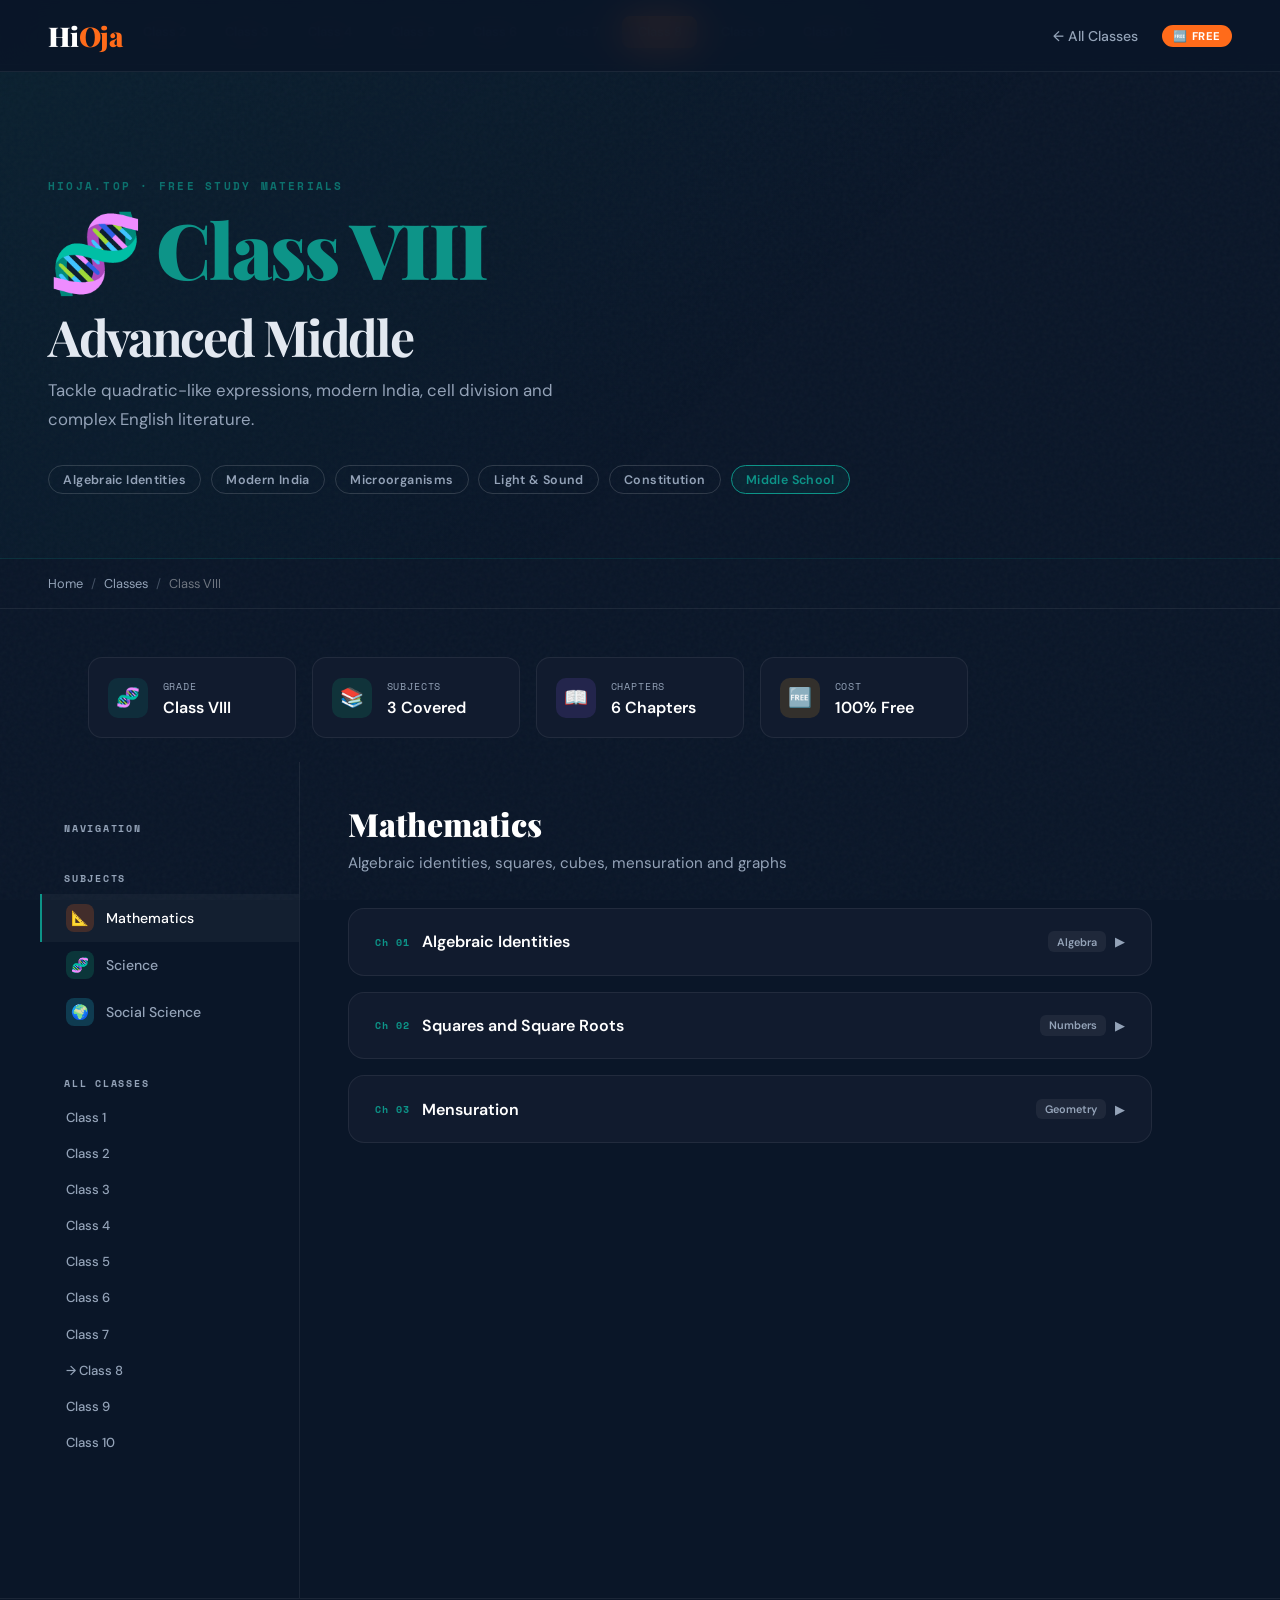
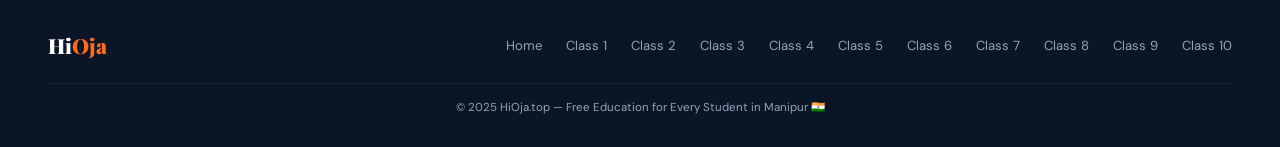
<file: class8.html>
<!DOCTYPE html>
<html lang="en">
<head>
<meta charset="UTF-8">
<meta name="viewport" content="width=device-width, initial-scale=1.0">
<title>HiOja — Class VIII Study Materials</title>
<link rel="stylesheet" href="shared.css">
<style>
  .class-hero { background: linear-gradient(135deg, rgba(13,148,136,0.08) 0%, transparent 60%); border-bottom-color: rgba(13,148,136,0.15); }
  .class-eyebrow { color: #0D9488; }
  .class-hero h1 em { color: #0D9488; }
  .ch-btn.primary { background: #0D9488; }
  .step-num { border-color: #0D9488; color: #0D9488; }
  .sidebar-link.active { border-left-color: #0D9488 !important; }
  .chapter-card.open { border-color: #0D9488; box-shadow: 0 0 0 1px rgba(13,148,136,.2); }
  .chapter-card.open .ch-chevron { color: #0D9488; }
  .ch-num { color: #0D9488; }
</style>
</head>
<body>

<nav>
  <a href="index.html" class="logo">Hi<span>Oja</span></a>
  <div class="nav-right">
    <a href="index.html" class="back-btn">← All Classes</a>
    <span class="nav-badge">🆓 Free</span>
  </div>
</nav>

<div class="class-nav">
  <a href="class1.html" class="">Class 1</a><a href="class2.html" class="">Class 2</a><a href="class3.html" class="">Class 3</a><a href="class4.html" class="">Class 4</a><a href="class5.html" class="">Class 5</a><a href="class6.html" class="">Class 6</a><a href="class7.html" class="">Class 7</a><a href="class8.html" class="active-class">Class 8</a><a href="class9.html" class="">Class 9</a><a href="class10.html" class="">Class 10</a>
</div>

<div class="class-hero">
  <div class="hero-glow" style="background:radial-gradient(circle, rgba(13,148,136,0.15) 0%, transparent 70%)"></div>
  <div class="class-eyebrow">HiOja.top · Free Study Materials</div>
  <h1>🧬 <em>Class VIII</em><br><span style="color:var(--light);font-size:.65em;font-weight:700">Advanced Middle</span></h1>
  <p>Tackle quadratic-like expressions, modern India, cell division and complex English literature.</p>
  <div class="hero-chips"><span class="chip" style="border-color:rgba(255,255,255,0.15);color:var(--muted);">Algebraic Identities</span> <span class="chip" style="border-color:rgba(255,255,255,0.15);color:var(--muted);">Modern India</span> <span class="chip" style="border-color:rgba(255,255,255,0.15);color:var(--muted);">Microorganisms</span> <span class="chip" style="border-color:rgba(255,255,255,0.15);color:var(--muted);">Light & Sound</span> <span class="chip" style="border-color:rgba(255,255,255,0.15);color:var(--muted);">Constitution</span>
    <span class="chip" style="border-color:#0D9488;color:#0D9488;background:rgba(13,148,136,.1)">Middle School</span>
  </div>
</div>

<div class="breadcrumb">
  <a href="index.html">Home</a>
  <span>/</span>
  <a href="index.html#classes">Classes</a>
  <span>/</span>
  <span style="color:var(--white)">Class VIII</span>
</div>

<div style="padding:1.5rem 3rem 0;max-width:1200px;margin:0 auto;position:relative;z-index:1">
  <div class="overview-grid">
    <div class="ov-card fade-in">
      <div class="ov-icon" style="background:rgba(13,148,136,.15)">🧬</div>
      <div class="ov-info"><span>Grade</span><strong>Class VIII</strong></div>
    </div>
    <div class="ov-card fade-in">
      <div class="ov-icon" style="background:rgba(16,185,129,.15)">📚</div>
      <div class="ov-info"><span>Subjects</span><strong>3 Covered</strong></div>
    </div>
    <div class="ov-card fade-in">
      <div class="ov-icon" style="background:rgba(139,92,246,.15)">📖</div>
      <div class="ov-info"><span>Chapters</span><strong>6 Chapters</strong></div>
    </div>
    <div class="ov-card fade-in">
      <div class="ov-icon" style="background:rgba(245,166,35,.15)">🆓</div>
      <div class="ov-info"><span>Cost</span><strong>100% Free</strong></div>
    </div>
  </div>
</div>

<div class="class-layout" style="max-width:1200px;margin:0 auto">
  <aside class="sidebar">
    <div class="sidebar-label">Navigation</div>
    <div class="sidebar-label">Subjects</div><a class="sidebar-link  active" data-target="maths">
  <span class="s-icon" style="background:rgba(255,107,26,0.2)">📐</span>
  Mathematics
</a><a class="sidebar-link" data-target="science">
  <span class="s-icon" style="background:rgba(16,185,129,0.2)">🧬</span>
  Science
</a><a class="sidebar-link" data-target="sst">
  <span class="s-icon" style="background:rgba(34,211,238,0.2)">🌍</span>
  Social Science
</a>
    <div class="sidebar-label" style="margin-top:2rem">All Classes</div>
    <a class="sidebar-link" href="class1.html" style="font-size:.82rem">Class 1</a><a class="sidebar-link" href="class2.html" style="font-size:.82rem">Class 2</a><a class="sidebar-link" href="class3.html" style="font-size:.82rem">Class 3</a><a class="sidebar-link" href="class4.html" style="font-size:.82rem">Class 4</a><a class="sidebar-link" href="class5.html" style="font-size:.82rem">Class 5</a><a class="sidebar-link" href="class6.html" style="font-size:.82rem">Class 6</a><a class="sidebar-link" href="class7.html" style="font-size:.82rem">Class 7</a><a class="sidebar-link" href="class8.html" style="font-size:.82rem">→ Class 8</a><a class="sidebar-link" href="class9.html" style="font-size:.82rem">Class 9</a><a class="sidebar-link" href="class10.html" style="font-size:.82rem">Class 10</a>
  </aside>

  <main class="content-area">
    
<div id="maths" class="subject-section  active">
  <div class="subject-header">
    <h2>Mathematics</h2>
    <p>Algebraic identities, squares, cubes, mensuration and graphs</p>
  </div>
  <div class="chapters-grid">
    
<div class="chapter-card fade-in">
  <div class="ch-top">
    <div class="ch-meta">
      <span class="ch-num">Ch 01</span>
      <span class="ch-title">Algebraic Identities</span>
    </div>
    <div style="display:flex;align-items:center;gap:.6rem">
      <span class="ch-badge">Algebra</span>
      <span class="ch-chevron">▶</span>
    </div>
  </div>
  <div class="ch-body">
    <p>Standard algebraic identities and their applications in simplification.</p>
    <div class="ch-topics"><span class="topic-tag">(a+b)²</span><span class="topic-tag">(a-b)²</span><span class="topic-tag">(a+b)(a-b)</span><span class="topic-tag">(x+a)(x+b)</span><span class="topic-tag">Factorisation</span></div>
    <div class="formula-box"><h4>🧮 Formulae / Key Expressions</h4><code class="formula">(a+b)² = a² + 2ab + b²</code><code class="formula">(a-b)² = a² - 2ab + b²</code><code class="formula">(a+b)(a-b) = a² - b²</code><code class="formula">(x+a)(x+b) = x² + (a+b)x + ab</code></div>
    <div class="notes-box"><h4>📌 Key Points</h4><ul><li>Identities hold for all values of variables</li><li>Use identities to expand and factorise</li><li>(a+b)² ≠ a² + b² (common mistake!)</li><li>Memorise all 4 standard identities</li></ul></div>
    <div class="mcq-block"><h4>📝 Quick MCQ Practice</h4><div class="mcq-q"><p>(a+b)² = ?</p><div class="mcq-opts"><button class="mcq-opt" data-correct="0">A. a²+b²</button><button class="mcq-opt" data-correct="1">B. a²+2ab+b²</button><button class="mcq-opt" data-correct="0">C. a²-2ab+b²</button><button class="mcq-opt" data-correct="0">D. a²-b²</button></div></div><div class="mcq-q"><p>(a+b)(a-b) = ?</p><div class="mcq-opts"><button class="mcq-opt" data-correct="0">A. a²+b²</button><button class="mcq-opt" data-correct="1">B. a²-b²</button><button class="mcq-opt" data-correct="0">C. 2ab</button><button class="mcq-opt" data-correct="0">D. a²+2ab</button></div></div></div>
    <div class="ch-actions">
      <a href="#" class="ch-btn primary">📖 Study Notes</a>
      <a href="#" class="ch-btn ghost">📝 Practice Questions</a>
      <a href="#" class="ch-btn ghost">🎯 Previous Year Qs</a>
    </div>
  </div>
</div>

<div class="chapter-card fade-in">
  <div class="ch-top">
    <div class="ch-meta">
      <span class="ch-num">Ch 02</span>
      <span class="ch-title">Squares and Square Roots</span>
    </div>
    <div style="display:flex;align-items:center;gap:.6rem">
      <span class="ch-badge">Numbers</span>
      <span class="ch-chevron">▶</span>
    </div>
  </div>
  <div class="ch-body">
    <p>Perfect squares, properties, finding square roots by prime factorisation.</p>
    <div class="ch-topics"><span class="topic-tag">Perfect Squares</span><span class="topic-tag">Properties of Square Numbers</span><span class="topic-tag">Prime Factorisation Method</span><span class="topic-tag">Long Division Method</span></div>
    <div class="formula-box"><h4>🧮 Formulae / Key Expressions</h4><code class="formula">√(a×b) = √a × √b</code><code class="formula">√(a²) = a</code><code class="formula">√100 = 10, √144 = 12, √169 = 13</code></div>
    <div class="notes-box"><h4>📌 Key Points</h4><ul><li>Squares of odd numbers are odd</li><li>Squares of even numbers are even</li><li>A perfect square has no remainder when √ is taken</li><li>Prime factorisation: pair up all factors</li></ul></div>
    <div class="mcq-block"><h4>📝 Quick MCQ Practice</h4><div class="mcq-q"><p>√169 = ?</p><div class="mcq-opts"><button class="mcq-opt" data-correct="0">A. 11</button><button class="mcq-opt" data-correct="0">B. 12</button><button class="mcq-opt" data-correct="1">C. 13</button><button class="mcq-opt" data-correct="0">D. 14</button></div></div><div class="mcq-q"><p>Is 72 a perfect square?</p><div class="mcq-opts"><button class="mcq-opt" data-correct="0">A. Yes</button><button class="mcq-opt" data-correct="1">B. No</button><button class="mcq-opt" data-correct="0">C. Sometimes</button><button class="mcq-opt" data-correct="0">D. Can't determine</button></div></div></div>
    <div class="ch-actions">
      <a href="#" class="ch-btn primary">📖 Study Notes</a>
      <a href="#" class="ch-btn ghost">📝 Practice Questions</a>
      <a href="#" class="ch-btn ghost">🎯 Previous Year Qs</a>
    </div>
  </div>
</div>

<div class="chapter-card fade-in">
  <div class="ch-top">
    <div class="ch-meta">
      <span class="ch-num">Ch 03</span>
      <span class="ch-title">Mensuration</span>
    </div>
    <div style="display:flex;align-items:center;gap:.6rem">
      <span class="ch-badge">Geometry</span>
      <span class="ch-chevron">▶</span>
    </div>
  </div>
  <div class="ch-body">
    <p>Area of trapezium, quadrilaterals. Surface area and volume of cubes and cuboids.</p>
    <div class="ch-topics"><span class="topic-tag">Trapezium Area</span><span class="topic-tag">Rhombus Area</span><span class="topic-tag">Cube: SA & Volume</span><span class="topic-tag">Cuboid: SA & Volume</span><span class="topic-tag">Cylinder</span></div>
    <div class="formula-box"><h4>🧮 Formulae / Key Expressions</h4><code class="formula">Area of Trapezium = ½(a+b)h</code><code class="formula">Volume of Cube = a³</code><code class="formula">Volume of Cuboid = l×b×h</code><code class="formula">Lateral SA of Cube = 4a²</code></div>
    <div class="notes-box"><h4>📌 Key Points</h4><ul><li>Surface area is total area of all faces</li><li>Volume measures how much space an object occupies</li><li>Use π ≈ 22/7 or 3.14 for circles</li><li>Always check units: cm² for area, cm³ for volume</li></ul></div>
    <div class="mcq-block"><h4>📝 Quick MCQ Practice</h4><div class="mcq-q"><p>Volume of cube with side 3 cm?</p><div class="mcq-opts"><button class="mcq-opt" data-correct="0">A. 9</button><button class="mcq-opt" data-correct="0">B. 18</button><button class="mcq-opt" data-correct="1">C. 27</button><button class="mcq-opt" data-correct="0">D. 81</button></div></div><div class="mcq-q"><p>Area of trapezium with a=4, b=6, h=5?</p><div class="mcq-opts"><button class="mcq-opt" data-correct="1">A. 25</button><button class="mcq-opt" data-correct="0">B. 50</button><button class="mcq-opt" data-correct="0">C. 35</button><button class="mcq-opt" data-correct="0">D. 30</button></div></div></div>
    <div class="ch-actions">
      <a href="#" class="ch-btn primary">📖 Study Notes</a>
      <a href="#" class="ch-btn ghost">📝 Practice Questions</a>
      <a href="#" class="ch-btn ghost">🎯 Previous Year Qs</a>
    </div>
  </div>
</div>
  </div>
</div>

<div id="science" class="subject-section">
  <div class="subject-header">
    <h2>Science</h2>
    <p>Microorganisms, light, sound, metals and coal & petroleum</p>
  </div>
  <div class="chapters-grid">
    
<div class="chapter-card fade-in">
  <div class="ch-top">
    <div class="ch-meta">
      <span class="ch-num">Ch 01</span>
      <span class="ch-title">Microorganisms</span>
    </div>
    <div style="display:flex;align-items:center;gap:.6rem">
      <span class="ch-badge">Biology</span>
      <span class="ch-chevron">▶</span>
    </div>
  </div>
  <div class="ch-body">
    <p>Types of microorganisms, their uses, diseases caused and preservation methods.</p>
    <div class="ch-topics"><span class="topic-tag">Bacteria, Virus, Fungi, Protozoa</span><span class="topic-tag">Useful Microorganisms</span><span class="topic-tag">Disease-Causing Microbes</span><span class="topic-tag">Preservation of Food</span></div>
    
    <div class="notes-box"><h4>📌 Key Points</h4><ul><li>Microorganisms are too small to see with the naked eye</li><li>Bacteria help in making curd and cheese</li><li>Viruses cause diseases like flu, COVID-19</li><li>Yeast is used in baking bread</li><li>Antibiotics kill bacteria but not viruses</li></ul></div>
    <div class="mcq-block"><h4>📝 Quick MCQ Practice</h4><div class="mcq-q"><p>Which microorganism is used to make curd?</p><div class="mcq-opts"><button class="mcq-opt" data-correct="0">A. Virus</button><button class="mcq-opt" data-correct="1">B. Bacteria</button><button class="mcq-opt" data-correct="0">C. Fungi</button><button class="mcq-opt" data-correct="0">D. Protozoa</button></div></div><div class="mcq-q"><p>Antibiotics are effective against?</p><div class="mcq-opts"><button class="mcq-opt" data-correct="0">A. Viruses</button><button class="mcq-opt" data-correct="1">B. Bacteria</button><button class="mcq-opt" data-correct="0">C. Fungi</button><button class="mcq-opt" data-correct="0">D. All of these</button></div></div></div>
    <div class="ch-actions">
      <a href="#" class="ch-btn primary">📖 Study Notes</a>
      <a href="#" class="ch-btn ghost">📝 Practice Questions</a>
      <a href="#" class="ch-btn ghost">🎯 Previous Year Qs</a>
    </div>
  </div>
</div>

<div class="chapter-card fade-in">
  <div class="ch-top">
    <div class="ch-meta">
      <span class="ch-num">Ch 02</span>
      <span class="ch-title">Light</span>
    </div>
    <div style="display:flex;align-items:center;gap:.6rem">
      <span class="ch-badge">Physics</span>
      <span class="ch-chevron">▶</span>
    </div>
  </div>
  <div class="ch-body">
    <p>Reflection, laws of reflection, regular and diffused reflection, multiple images.</p>
    <div class="ch-topics"><span class="topic-tag">Laws of Reflection</span><span class="topic-tag">Regular vs Diffuse Reflection</span><span class="topic-tag">Mirrors</span><span class="topic-tag">Refraction Basics</span><span class="topic-tag">Dispersion</span></div>
    <div class="formula-box"><h4>🧮 Formulae / Key Expressions</h4><code class="formula">Angle of incidence = Angle of reflection</code><code class="formula">Light travels at 3×10⁸ m/s in vacuum</code></div>
    <div class="notes-box"><h4>📌 Key Points</h4><ul><li>Light travels in a straight line</li><li>Reflection follows two laws</li><li>Smooth surfaces give regular reflection</li><li>Rough surfaces give diffuse reflection</li><li>A prism disperses white light into VIBGYOR</li></ul></div>
    <div class="mcq-block"><h4>📝 Quick MCQ Practice</h4><div class="mcq-q"><p>Speed of light in vacuum?</p><div class="mcq-opts"><button class="mcq-opt" data-correct="0">A. 3×10⁶ m/s</button><button class="mcq-opt" data-correct="1">B. 3×10⁸ m/s</button><button class="mcq-opt" data-correct="0">C. 3×10¹⁰ m/s</button><button class="mcq-opt" data-correct="0">D. 3×10⁴ m/s</button></div></div><div class="mcq-q"><p>VIBGYOR stands for the colours of?</p><div class="mcq-opts"><button class="mcq-opt" data-correct="1">A. Rainbow</button><button class="mcq-opt" data-correct="0">B. Light ray</button><button class="mcq-opt" data-correct="0">C. Mirror image</button><button class="mcq-opt" data-correct="0">D. Shadow</button></div></div></div>
    <div class="ch-actions">
      <a href="#" class="ch-btn primary">📖 Study Notes</a>
      <a href="#" class="ch-btn ghost">📝 Practice Questions</a>
      <a href="#" class="ch-btn ghost">🎯 Previous Year Qs</a>
    </div>
  </div>
</div>
  </div>
</div>

<div id="sst" class="subject-section">
  <div class="subject-header">
    <h2>Social Science</h2>
    <p>Modern India, the Constitution, land and agriculture</p>
  </div>
  <div class="chapters-grid">
    
<div class="chapter-card fade-in">
  <div class="ch-top">
    <div class="ch-meta">
      <span class="ch-num">Ch 01</span>
      <span class="ch-title">The Indian Constitution</span>
    </div>
    <div style="display:flex;align-items:center;gap:.6rem">
      <span class="ch-badge">Civics</span>
      <span class="ch-chevron">▶</span>
    </div>
  </div>
  <div class="ch-body">
    <p>Features of the Indian Constitution, fundamental rights and duties.</p>
    <div class="ch-topics"><span class="topic-tag">Preamble</span><span class="topic-tag">Fundamental Rights (Art 12–35)</span><span class="topic-tag">Directive Principles</span><span class="topic-tag">Fundamental Duties</span></div>
    
    <div class="notes-box"><h4>📌 Key Points</h4><ul><li>India's Constitution came into force on 26 January 1950</li><li>Fundamental Rights protect citizens from state</li><li>There are 6 categories of Fundamental Rights</li><li>B. R. Ambedkar is called the Father of the Constitution</li></ul></div>
    <div class="mcq-block"><h4>📝 Quick MCQ Practice</h4><div class="mcq-q"><p>India's Constitution came into force on?</p><div class="mcq-opts"><button class="mcq-opt" data-correct="0">A. 15 Aug 1947</button><button class="mcq-opt" data-correct="1">B. 26 Jan 1950</button><button class="mcq-opt" data-correct="0">C. 2 Oct 1948</button><button class="mcq-opt" data-correct="0">D. 1 Jan 1950</button></div></div><div class="mcq-q"><p>Who is the Father of the Indian Constitution?</p><div class="mcq-opts"><button class="mcq-opt" data-correct="0">A. Gandhi</button><button class="mcq-opt" data-correct="0">B. Nehru</button><button class="mcq-opt" data-correct="1">C. Ambedkar</button><button class="mcq-opt" data-correct="0">D. Patel</button></div></div></div>
    <div class="ch-actions">
      <a href="#" class="ch-btn primary">📖 Study Notes</a>
      <a href="#" class="ch-btn ghost">📝 Practice Questions</a>
      <a href="#" class="ch-btn ghost">🎯 Previous Year Qs</a>
    </div>
  </div>
</div>
  </div>
</div>
  </main>
</div>

<footer>
  <a href="index.html" class="footer-logo">Hi<span>Oja</span></a>
  <div class="footer-links">
    <a href="index.html">Home</a>
    <a href="class1.html">Class 1</a><a href="class2.html">Class 2</a><a href="class3.html">Class 3</a><a href="class4.html">Class 4</a><a href="class5.html">Class 5</a><a href="class6.html">Class 6</a><a href="class7.html">Class 7</a><a href="class8.html">Class 8</a><a href="class9.html">Class 9</a><a href="class10.html">Class 10</a>
  </div>
  <div class="footer-copy">© 2025 HiOja.top — Free Education for Every Student in Manipur 🇮🇳</div>
</footer>

<script src="shared.js"></script>
</body>
</html>
</file>
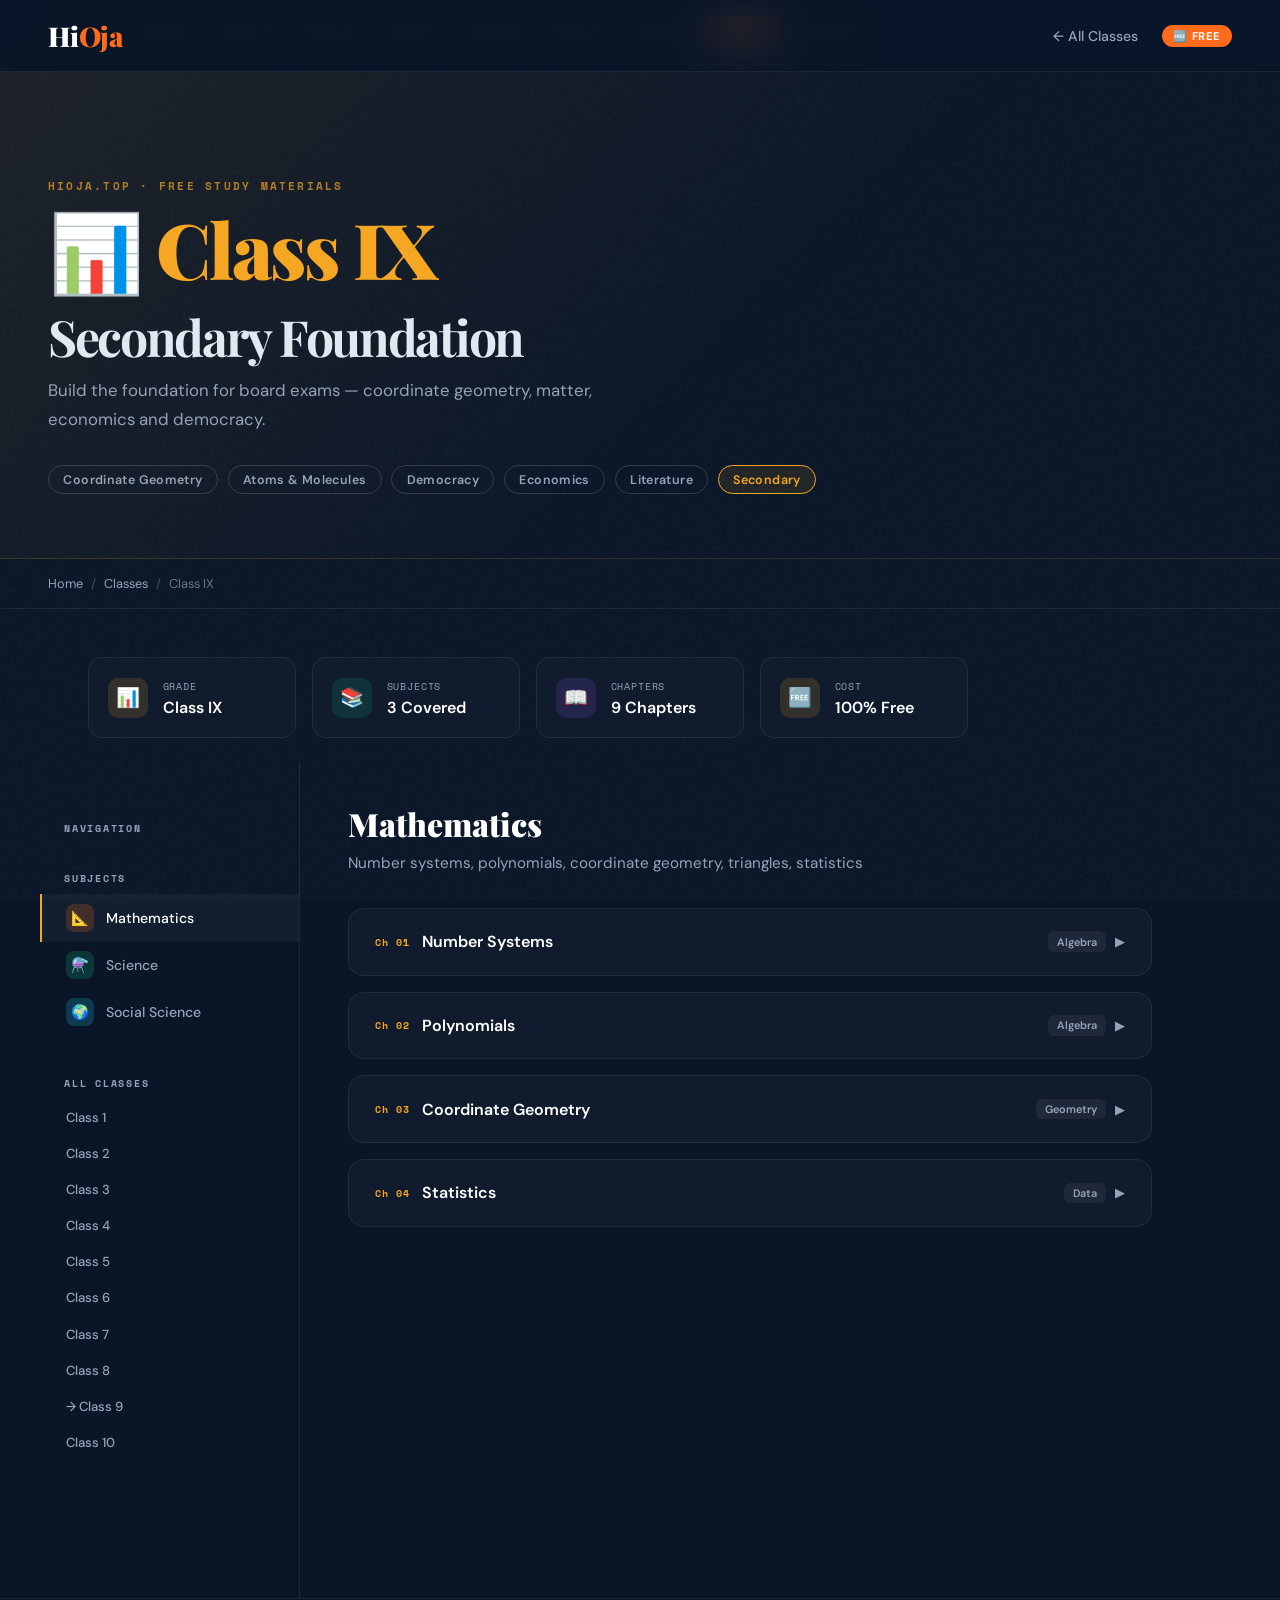
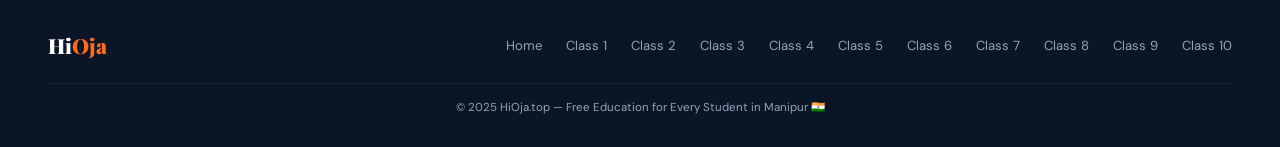
<file: class9.html>
<!DOCTYPE html>
<html lang="en">
<head>
<meta charset="UTF-8">
<meta name="viewport" content="width=device-width, initial-scale=1.0">
<title>HiOja — Class IX Study Materials</title>
<link rel="stylesheet" href="shared.css">
<style>
  .class-hero { background: linear-gradient(135deg, rgba(245,166,35,0.08) 0%, transparent 60%); border-bottom-color: rgba(245,166,35,0.15); }
  .class-eyebrow { color: #F5A623; }
  .class-hero h1 em { color: #F5A623; }
  .ch-btn.primary { background: #F5A623; }
  .step-num { border-color: #F5A623; color: #F5A623; }
  .sidebar-link.active { border-left-color: #F5A623 !important; }
  .chapter-card.open { border-color: #F5A623; box-shadow: 0 0 0 1px rgba(245,166,35,.2); }
  .chapter-card.open .ch-chevron { color: #F5A623; }
  .ch-num { color: #F5A623; }
</style>
</head>
<body>

<nav>
  <a href="index.html" class="logo">Hi<span>Oja</span></a>
  <div class="nav-right">
    <a href="index.html" class="back-btn">← All Classes</a>
    <span class="nav-badge">🆓 Free</span>
  </div>
</nav>

<div class="class-nav">
  <a href="class1.html" class="">Class 1</a><a href="class2.html" class="">Class 2</a><a href="class3.html" class="">Class 3</a><a href="class4.html" class="">Class 4</a><a href="class5.html" class="">Class 5</a><a href="class6.html" class="">Class 6</a><a href="class7.html" class="">Class 7</a><a href="class8.html" class="">Class 8</a><a href="class9.html" class="active-class">Class 9</a><a href="class10.html" class="">Class 10</a>
</div>

<div class="class-hero">
  <div class="hero-glow" style="background:radial-gradient(circle, rgba(245,166,35,0.15) 0%, transparent 70%)"></div>
  <div class="class-eyebrow">HiOja.top · Free Study Materials</div>
  <h1>📊 <em>Class IX</em><br><span style="color:var(--light);font-size:.65em;font-weight:700">Secondary Foundation</span></h1>
  <p>Build the foundation for board exams — coordinate geometry, matter, economics and democracy.</p>
  <div class="hero-chips"><span class="chip" style="border-color:rgba(255,255,255,0.15);color:var(--muted);">Coordinate Geometry</span> <span class="chip" style="border-color:rgba(255,255,255,0.15);color:var(--muted);">Atoms & Molecules</span> <span class="chip" style="border-color:rgba(255,255,255,0.15);color:var(--muted);">Democracy</span> <span class="chip" style="border-color:rgba(255,255,255,0.15);color:var(--muted);">Economics</span> <span class="chip" style="border-color:rgba(255,255,255,0.15);color:var(--muted);">Literature</span>
    <span class="chip" style="border-color:#F5A623;color:#F5A623;background:rgba(245,166,35,.1)">Secondary</span>
  </div>
</div>

<div class="breadcrumb">
  <a href="index.html">Home</a>
  <span>/</span>
  <a href="index.html#classes">Classes</a>
  <span>/</span>
  <span style="color:var(--white)">Class IX</span>
</div>

<div style="padding:1.5rem 3rem 0;max-width:1200px;margin:0 auto;position:relative;z-index:1">
  <div class="overview-grid">
    <div class="ov-card fade-in">
      <div class="ov-icon" style="background:rgba(245,166,35,.15)">📊</div>
      <div class="ov-info"><span>Grade</span><strong>Class IX</strong></div>
    </div>
    <div class="ov-card fade-in">
      <div class="ov-icon" style="background:rgba(16,185,129,.15)">📚</div>
      <div class="ov-info"><span>Subjects</span><strong>3 Covered</strong></div>
    </div>
    <div class="ov-card fade-in">
      <div class="ov-icon" style="background:rgba(139,92,246,.15)">📖</div>
      <div class="ov-info"><span>Chapters</span><strong>9 Chapters</strong></div>
    </div>
    <div class="ov-card fade-in">
      <div class="ov-icon" style="background:rgba(245,166,35,.15)">🆓</div>
      <div class="ov-info"><span>Cost</span><strong>100% Free</strong></div>
    </div>
  </div>
</div>

<div class="class-layout" style="max-width:1200px;margin:0 auto">
  <aside class="sidebar">
    <div class="sidebar-label">Navigation</div>
    <div class="sidebar-label">Subjects</div><a class="sidebar-link  active" data-target="maths">
  <span class="s-icon" style="background:rgba(255,107,26,0.2)">📐</span>
  Mathematics
</a><a class="sidebar-link" data-target="science">
  <span class="s-icon" style="background:rgba(16,185,129,0.2)">⚗️</span>
  Science
</a><a class="sidebar-link" data-target="sst">
  <span class="s-icon" style="background:rgba(34,211,238,0.2)">🌍</span>
  Social Science
</a>
    <div class="sidebar-label" style="margin-top:2rem">All Classes</div>
    <a class="sidebar-link" href="class1.html" style="font-size:.82rem">Class 1</a><a class="sidebar-link" href="class2.html" style="font-size:.82rem">Class 2</a><a class="sidebar-link" href="class3.html" style="font-size:.82rem">Class 3</a><a class="sidebar-link" href="class4.html" style="font-size:.82rem">Class 4</a><a class="sidebar-link" href="class5.html" style="font-size:.82rem">Class 5</a><a class="sidebar-link" href="class6.html" style="font-size:.82rem">Class 6</a><a class="sidebar-link" href="class7.html" style="font-size:.82rem">Class 7</a><a class="sidebar-link" href="class8.html" style="font-size:.82rem">Class 8</a><a class="sidebar-link" href="class9.html" style="font-size:.82rem">→ Class 9</a><a class="sidebar-link" href="class10.html" style="font-size:.82rem">Class 10</a>
  </aside>

  <main class="content-area">
    
<div id="maths" class="subject-section  active">
  <div class="subject-header">
    <h2>Mathematics</h2>
    <p>Number systems, polynomials, coordinate geometry, triangles, statistics</p>
  </div>
  <div class="chapters-grid">
    
<div class="chapter-card fade-in">
  <div class="ch-top">
    <div class="ch-meta">
      <span class="ch-num">Ch 01</span>
      <span class="ch-title">Number Systems</span>
    </div>
    <div style="display:flex;align-items:center;gap:.6rem">
      <span class="ch-badge">Algebra</span>
      <span class="ch-chevron">▶</span>
    </div>
  </div>
  <div class="ch-body">
    <p>Rational, irrational and real numbers. Representation on number line. Surds.</p>
    <div class="ch-topics"><span class="topic-tag">Rational Numbers</span><span class="topic-tag">Irrational Numbers (√2, π)</span><span class="topic-tag">Real Number Line</span><span class="topic-tag">Rationalization</span><span class="topic-tag">Laws of Exponents</span></div>
    <div class="formula-box"><h4>🧮 Formulae / Key Expressions</h4><code class="formula">√(a) × √(b) = √(ab)</code><code class="formula">(√a + √b)(√a - √b) = a - b</code><code class="formula">Rationalizing: multiply by conjugate</code></div>
    <div class="notes-box"><h4>📌 Key Points</h4><ul><li>All rational and irrational numbers together are real numbers</li><li>π and √2 are irrational</li><li>Every real number has a place on the number line</li><li>Rationalise by multiplying numerator and denominator by conjugate</li></ul></div>
    <div class="mcq-block"><h4>📝 Quick MCQ Practice</h4><div class="mcq-q"><p>√2 is?</p><div class="mcq-opts"><button class="mcq-opt" data-correct="0">A. Rational</button><button class="mcq-opt" data-correct="1">B. Irrational</button><button class="mcq-opt" data-correct="0">C. Integer</button><button class="mcq-opt" data-correct="0">D. Natural</button></div></div><div class="mcq-q"><p>Which is a rational number?</p><div class="mcq-opts"><button class="mcq-opt" data-correct="0">A. √3</button><button class="mcq-opt" data-correct="0">B. π</button><button class="mcq-opt" data-correct="1">C. 22/7</button><button class="mcq-opt" data-correct="0">D. √5</button></div></div></div>
    <div class="ch-actions">
      <a href="#" class="ch-btn primary">📖 Study Notes</a>
      <a href="#" class="ch-btn ghost">📝 Practice Questions</a>
      <a href="#" class="ch-btn ghost">🎯 Previous Year Qs</a>
    </div>
  </div>
</div>

<div class="chapter-card fade-in">
  <div class="ch-top">
    <div class="ch-meta">
      <span class="ch-num">Ch 02</span>
      <span class="ch-title">Polynomials</span>
    </div>
    <div style="display:flex;align-items:center;gap:.6rem">
      <span class="ch-badge">Algebra</span>
      <span class="ch-chevron">▶</span>
    </div>
  </div>
  <div class="ch-body">
    <p>Types of polynomials, zeros, factor theorem, remainder theorem.</p>
    <div class="ch-topics"><span class="topic-tag">Degree of Polynomial</span><span class="topic-tag">Zeros of Polynomial</span><span class="topic-tag">Remainder Theorem</span><span class="topic-tag">Factor Theorem</span><span class="topic-tag">Factorisation</span></div>
    <div class="formula-box"><h4>🧮 Formulae / Key Expressions</h4><code class="formula">Remainder Theorem: f(a) gives remainder when f(x) ÷ (x-a)</code><code class="formula">Factor Theorem: (x-a) is factor if f(a)=0</code></div>
    <div class="notes-box"><h4>📌 Key Points</h4><ul><li>A polynomial in x: aₙxⁿ + ... + a₁x + a₀</li><li>Degree is the highest power of variable</li><li>Zeros make the polynomial equal to 0</li><li>Remainder theorem is a quick check</li></ul></div>
    <div class="mcq-block"><h4>📝 Quick MCQ Practice</h4><div class="mcq-q"><p>Zero of polynomial x - 3?</p><div class="mcq-opts"><button class="mcq-opt" data-correct="0">A. -3</button><button class="mcq-opt" data-correct="0">B. 0</button><button class="mcq-opt" data-correct="1">C. 3</button><button class="mcq-opt" data-correct="0">D. 1</button></div></div><div class="mcq-q"><p>Degree of 3x² + 2x + 1?</p><div class="mcq-opts"><button class="mcq-opt" data-correct="0">A. 1</button><button class="mcq-opt" data-correct="1">B. 2</button><button class="mcq-opt" data-correct="0">C. 3</button><button class="mcq-opt" data-correct="0">D. 0</button></div></div></div>
    <div class="ch-actions">
      <a href="#" class="ch-btn primary">📖 Study Notes</a>
      <a href="#" class="ch-btn ghost">📝 Practice Questions</a>
      <a href="#" class="ch-btn ghost">🎯 Previous Year Qs</a>
    </div>
  </div>
</div>

<div class="chapter-card fade-in">
  <div class="ch-top">
    <div class="ch-meta">
      <span class="ch-num">Ch 03</span>
      <span class="ch-title">Coordinate Geometry</span>
    </div>
    <div style="display:flex;align-items:center;gap:.6rem">
      <span class="ch-badge">Geometry</span>
      <span class="ch-chevron">▶</span>
    </div>
  </div>
  <div class="ch-body">
    <p>Cartesian plane, plotting points, distance formula and section formula.</p>
    <div class="ch-topics"><span class="topic-tag">Cartesian Plane</span><span class="topic-tag">Quadrants</span><span class="topic-tag">Plotting Points</span><span class="topic-tag">Distance Formula</span></div>
    <div class="formula-box"><h4>🧮 Formulae / Key Expressions</h4><code class="formula">Distance = √[(x₂-x₁)² + (y₂-y₁)²]</code><code class="formula">Midpoint = ((x₁+x₂)/2, (y₁+y₂)/2)</code></div>
    <div class="notes-box"><h4>📌 Key Points</h4><ul><li>X-axis is horizontal, Y-axis is vertical</li><li>Quadrant I: (+,+), II: (-,+), III: (-,-), IV: (+,-)</li><li>Origin is (0,0)</li><li>Distance formula comes from Pythagoras theorem</li></ul></div>
    <div class="mcq-block"><h4>📝 Quick MCQ Practice</h4><div class="mcq-q"><p>Point (-3, 4) is in which quadrant?</p><div class="mcq-opts"><button class="mcq-opt" data-correct="0">A. I</button><button class="mcq-opt" data-correct="1">B. II</button><button class="mcq-opt" data-correct="0">C. III</button><button class="mcq-opt" data-correct="0">D. IV</button></div></div><div class="mcq-q"><p>Distance between (0,0) and (3,4)?</p><div class="mcq-opts"><button class="mcq-opt" data-correct="0">A. 3</button><button class="mcq-opt" data-correct="0">B. 4</button><button class="mcq-opt" data-correct="1">C. 5</button><button class="mcq-opt" data-correct="0">D. 7</button></div></div></div>
    <div class="ch-actions">
      <a href="#" class="ch-btn primary">📖 Study Notes</a>
      <a href="#" class="ch-btn ghost">📝 Practice Questions</a>
      <a href="#" class="ch-btn ghost">🎯 Previous Year Qs</a>
    </div>
  </div>
</div>

<div class="chapter-card fade-in">
  <div class="ch-top">
    <div class="ch-meta">
      <span class="ch-num">Ch 04</span>
      <span class="ch-title">Statistics</span>
    </div>
    <div style="display:flex;align-items:center;gap:.6rem">
      <span class="ch-badge">Data</span>
      <span class="ch-chevron">▶</span>
    </div>
  </div>
  <div class="ch-body">
    <p>Collection of data, frequency distribution, mean, median, mode and bar graphs.</p>
    <div class="ch-topics"><span class="topic-tag">Primary & Secondary Data</span><span class="topic-tag">Frequency Distribution</span><span class="topic-tag">Mean</span><span class="topic-tag">Median</span><span class="topic-tag">Mode</span><span class="topic-tag">Histogram</span></div>
    <div class="formula-box"><h4>🧮 Formulae / Key Expressions</h4><code class="formula">Mean = Σx / n</code><code class="formula">Median = middle value (arranged in order)</code><code class="formula">Mode = most frequent value</code></div>
    <div class="notes-box"><h4>📌 Key Points</h4><ul><li>Mean, median, mode are measures of central tendency</li><li>Mean is affected by extreme values</li><li>Median is the middle value</li><li>Mode is the most repeated value</li></ul></div>
    <div class="mcq-block"><h4>📝 Quick MCQ Practice</h4><div class="mcq-q"><p>Mean of 2, 4, 6, 8, 10?</p><div class="mcq-opts"><button class="mcq-opt" data-correct="0">A. 5</button><button class="mcq-opt" data-correct="1">B. 6</button><button class="mcq-opt" data-correct="0">C. 7</button><button class="mcq-opt" data-correct="0">D. 8</button></div></div><div class="mcq-q"><p>Mode of 3,3,5,7,7,7,9?</p><div class="mcq-opts"><button class="mcq-opt" data-correct="0">A. 3</button><button class="mcq-opt" data-correct="0">B. 5</button><button class="mcq-opt" data-correct="1">C. 7</button><button class="mcq-opt" data-correct="0">D. 9</button></div></div></div>
    <div class="ch-actions">
      <a href="#" class="ch-btn primary">📖 Study Notes</a>
      <a href="#" class="ch-btn ghost">📝 Practice Questions</a>
      <a href="#" class="ch-btn ghost">🎯 Previous Year Qs</a>
    </div>
  </div>
</div>
  </div>
</div>

<div id="science" class="subject-section">
  <div class="subject-header">
    <h2>Science</h2>
    <p>Matter, atoms, cell biology, motion, force and sound</p>
  </div>
  <div class="chapters-grid">
    
<div class="chapter-card fade-in">
  <div class="ch-top">
    <div class="ch-meta">
      <span class="ch-num">Ch 01</span>
      <span class="ch-title">Matter in Our Surroundings</span>
    </div>
    <div style="display:flex;align-items:center;gap:.6rem">
      <span class="ch-badge">Chemistry</span>
      <span class="ch-chevron">▶</span>
    </div>
  </div>
  <div class="ch-body">
    <p>Physical nature of matter, characteristics, states and interconversion.</p>
    <div class="ch-topics"><span class="topic-tag">Particle Nature of Matter</span><span class="topic-tag">States and Interconversion</span><span class="topic-tag">Evaporation</span><span class="topic-tag">Latent Heat</span><span class="topic-tag">Sublimation</span></div>
    <div class="formula-box"><h4>🧮 Formulae / Key Expressions</h4><code class="formula">Latent Heat of Fusion: Heat to melt solid at melting point</code><code class="formula">Evaporation causes cooling</code></div>
    <div class="notes-box"><h4>📌 Key Points</h4><ul><li>Matter is anything that has mass and occupies space</li><li>Particles of matter are in constant motion</li><li>Evaporation is a surface phenomenon</li><li>Dry ice (solid CO₂) undergoes sublimation</li></ul></div>
    <div class="mcq-block"><h4>📝 Quick MCQ Practice</h4><div class="mcq-q"><p>Conversion of solid directly to gas is?</p><div class="mcq-opts"><button class="mcq-opt" data-correct="0">A. Evaporation</button><button class="mcq-opt" data-correct="0">B. Condensation</button><button class="mcq-opt" data-correct="1">C. Sublimation</button><button class="mcq-opt" data-correct="0">D. Melting</button></div></div><div class="mcq-q"><p>Evaporation causes?</p><div class="mcq-opts"><button class="mcq-opt" data-correct="0">A. Heating</button><button class="mcq-opt" data-correct="1">B. Cooling</button><button class="mcq-opt" data-correct="0">C. No change</button><button class="mcq-opt" data-correct="0">D. Condensation</button></div></div></div>
    <div class="ch-actions">
      <a href="#" class="ch-btn primary">📖 Study Notes</a>
      <a href="#" class="ch-btn ghost">📝 Practice Questions</a>
      <a href="#" class="ch-btn ghost">🎯 Previous Year Qs</a>
    </div>
  </div>
</div>

<div class="chapter-card fade-in">
  <div class="ch-top">
    <div class="ch-meta">
      <span class="ch-num">Ch 02</span>
      <span class="ch-title">Atoms and Molecules</span>
    </div>
    <div style="display:flex;align-items:center;gap:.6rem">
      <span class="ch-badge">Chemistry</span>
      <span class="ch-chevron">▶</span>
    </div>
  </div>
  <div class="ch-body">
    <p>Atomic theory, atomic mass, molecules, Avogadro's number, mole concept.</p>
    <div class="ch-topics"><span class="topic-tag">Dalton's Atomic Theory</span><span class="topic-tag">Symbols & Formulae</span><span class="topic-tag">Atomic Mass</span><span class="topic-tag">Mole Concept</span><span class="topic-tag">Avogadro's Number</span></div>
    <div class="formula-box"><h4>🧮 Formulae / Key Expressions</h4><code class="formula">1 Mole = 6.022 × 10²³ particles</code><code class="formula">Molar mass = atomic mass in grams</code><code class="formula">Number of moles = Given mass / Molar mass</code></div>
    <div class="notes-box"><h4>📌 Key Points</h4><ul><li>Atom is the smallest particle of an element</li><li>Molecule is made of two or more atoms</li><li>Avogadro's number = 6.022 × 10²³</li><li>Mole is the SI unit for amount of substance</li></ul></div>
    <div class="mcq-block"><h4>📝 Quick MCQ Practice</h4><div class="mcq-q"><p>Avogadro's number is?</p><div class="mcq-opts"><button class="mcq-opt" data-correct="1">A. 6.022×10²³</button><button class="mcq-opt" data-correct="0">B. 6.022×10²²</button><button class="mcq-opt" data-correct="0">C. 6.022×10²⁴</button><button class="mcq-opt" data-correct="0">D. 6.022×10²¹</button></div></div><div class="mcq-q"><p>Atomic mass of Carbon is?</p><div class="mcq-opts"><button class="mcq-opt" data-correct="1">A. 12</button><button class="mcq-opt" data-correct="0">B. 14</button><button class="mcq-opt" data-correct="0">C. 16</button><button class="mcq-opt" data-correct="0">D. 6</button></div></div></div>
    <div class="ch-actions">
      <a href="#" class="ch-btn primary">📖 Study Notes</a>
      <a href="#" class="ch-btn ghost">📝 Practice Questions</a>
      <a href="#" class="ch-btn ghost">🎯 Previous Year Qs</a>
    </div>
  </div>
</div>

<div class="chapter-card fade-in">
  <div class="ch-top">
    <div class="ch-meta">
      <span class="ch-num">Ch 03</span>
      <span class="ch-title">Motion</span>
    </div>
    <div style="display:flex;align-items:center;gap:.6rem">
      <span class="ch-badge">Physics</span>
      <span class="ch-chevron">▶</span>
    </div>
  </div>
  <div class="ch-body">
    <p>Uniform and non-uniform motion, speed, velocity, acceleration, equations of motion.</p>
    <div class="ch-topics"><span class="topic-tag">Distance vs Displacement</span><span class="topic-tag">Speed & Velocity</span><span class="topic-tag">Acceleration</span><span class="topic-tag">3 Equations of Motion</span><span class="topic-tag">Graphs</span></div>
    <div class="formula-box"><h4>🧮 Formulae / Key Expressions</h4><code class="formula">v = u + at</code><code class="formula">s = ut + ½at²</code><code class="formula">v² = u² + 2as</code><code class="formula">Acceleration = (v-u)/t</code></div>
    <div class="notes-box"><h4>📌 Key Points</h4><ul><li>Distance is scalar; displacement is vector</li><li>Speed is scalar; velocity is vector</li><li>Acceleration = rate of change of velocity</li><li>Negative acceleration = deceleration (retardation)</li></ul></div>
    <div class="mcq-block"><h4>📝 Quick MCQ Practice</h4><div class="mcq-q"><p>Which equation relates v, u, a, s?</p><div class="mcq-opts"><button class="mcq-opt" data-correct="0">A. v=u+at</button><button class="mcq-opt" data-correct="0">B. s=ut+½at²</button><button class="mcq-opt" data-correct="1">C. v²=u²+2as</button><button class="mcq-opt" data-correct="0">D. All of these</button></div></div><div class="mcq-q"><p>Unit of acceleration?</p><div class="mcq-opts"><button class="mcq-opt" data-correct="0">A. m/s</button><button class="mcq-opt" data-correct="1">B. m/s²</button><button class="mcq-opt" data-correct="0">C. km/h</button><button class="mcq-opt" data-correct="0">D. m²/s</button></div></div></div>
    <div class="ch-actions">
      <a href="#" class="ch-btn primary">📖 Study Notes</a>
      <a href="#" class="ch-btn ghost">📝 Practice Questions</a>
      <a href="#" class="ch-btn ghost">🎯 Previous Year Qs</a>
    </div>
  </div>
</div>
  </div>
</div>

<div id="sst" class="subject-section">
  <div class="subject-header">
    <h2>Social Science</h2>
    <p>French Revolution, Indian Economics, Democracy and Climate</p>
  </div>
  <div class="chapters-grid">
    
<div class="chapter-card fade-in">
  <div class="ch-top">
    <div class="ch-meta">
      <span class="ch-num">Ch 01</span>
      <span class="ch-title">The French Revolution</span>
    </div>
    <div style="display:flex;align-items:center;gap:.6rem">
      <span class="ch-badge">History</span>
      <span class="ch-chevron">▶</span>
    </div>
  </div>
  <div class="ch-body">
    <p>Causes, events, key figures and impact of the French Revolution (1789).</p>
    <div class="ch-topics"><span class="topic-tag">Causes of Revolution</span><span class="topic-tag">Estates System</span><span class="topic-tag">Storming of Bastille</span><span class="topic-tag">Robespierre & Terror</span><span class="topic-tag">Napoleon</span></div>
    
    <div class="notes-box"><h4>📌 Key Points</h4><ul><li>French Revolution began in 1789</li><li>Society was divided into Three Estates</li><li>Bastille was stormed on 14 July 1789 — now France's national day</li><li>The slogan was: Liberty, Equality, Fraternity</li></ul></div>
    <div class="mcq-block"><h4>📝 Quick MCQ Practice</h4><div class="mcq-q"><p>The French Revolution began in?</p><div class="mcq-opts"><button class="mcq-opt" data-correct="0">A. 1776</button><button class="mcq-opt" data-correct="1">B. 1789</button><button class="mcq-opt" data-correct="0">C. 1799</button><button class="mcq-opt" data-correct="0">D. 1815</button></div></div><div class="mcq-q"><p>Bastille was stormed on?</p><div class="mcq-opts"><button class="mcq-opt" data-correct="0">A. 4 July</button><button class="mcq-opt" data-correct="1">B. 14 July</button><button class="mcq-opt" data-correct="0">C. 15 Aug</button><button class="mcq-opt" data-correct="0">D. 1 May</button></div></div></div>
    <div class="ch-actions">
      <a href="#" class="ch-btn primary">📖 Study Notes</a>
      <a href="#" class="ch-btn ghost">📝 Practice Questions</a>
      <a href="#" class="ch-btn ghost">🎯 Previous Year Qs</a>
    </div>
  </div>
</div>

<div class="chapter-card fade-in">
  <div class="ch-top">
    <div class="ch-meta">
      <span class="ch-num">Ch 02</span>
      <span class="ch-title">Electoral Politics</span>
    </div>
    <div style="display:flex;align-items:center;gap:.6rem">
      <span class="ch-badge">Civics</span>
      <span class="ch-chevron">▶</span>
    </div>
  </div>
  <div class="ch-body">
    <p>Elections, universal adult franchise, Election Commission and political parties.</p>
    <div class="ch-topics"><span class="topic-tag">Why Elections?</span><span class="topic-tag">Universal Adult Franchise</span><span class="topic-tag">Election Commission of India</span><span class="topic-tag">Model Code of Conduct</span></div>
    
    <div class="notes-box"><h4>📌 Key Points</h4><ul><li>India is the world's largest democracy</li><li>Every citizen aged 18+ can vote</li><li>Election Commission is an independent body</li><li>Model Code of Conduct comes into force during elections</li></ul></div>
    <div class="mcq-block"><h4>📝 Quick MCQ Practice</h4><div class="mcq-q"><p>Voting age in India is?</p><div class="mcq-opts"><button class="mcq-opt" data-correct="0">A. 16</button><button class="mcq-opt" data-correct="1">B. 18</button><button class="mcq-opt" data-correct="0">C. 21</button><button class="mcq-opt" data-correct="0">D. 25</button></div></div><div class="mcq-q"><p>Who conducts elections in India?</p><div class="mcq-opts"><button class="mcq-opt" data-correct="0">A. Parliament</button><button class="mcq-opt" data-correct="0">B. President</button><button class="mcq-opt" data-correct="1">C. Election Commission</button><button class="mcq-opt" data-correct="0">D. Supreme Court</button></div></div></div>
    <div class="ch-actions">
      <a href="#" class="ch-btn primary">📖 Study Notes</a>
      <a href="#" class="ch-btn ghost">📝 Practice Questions</a>
      <a href="#" class="ch-btn ghost">🎯 Previous Year Qs</a>
    </div>
  </div>
</div>
  </div>
</div>
  </main>
</div>

<footer>
  <a href="index.html" class="footer-logo">Hi<span>Oja</span></a>
  <div class="footer-links">
    <a href="index.html">Home</a>
    <a href="class1.html">Class 1</a><a href="class2.html">Class 2</a><a href="class3.html">Class 3</a><a href="class4.html">Class 4</a><a href="class5.html">Class 5</a><a href="class6.html">Class 6</a><a href="class7.html">Class 7</a><a href="class8.html">Class 8</a><a href="class9.html">Class 9</a><a href="class10.html">Class 10</a>
  </div>
  <div class="footer-copy">© 2025 HiOja.top — Free Education for Every Student in Manipur 🇮🇳</div>
</footer>

<script src="shared.js"></script>
</body>
</html>
</file>
<file: shared.css>
@import url('https://fonts.googleapis.com/css2?family=Playfair+Display:wght@700;900&family=DM+Sans:wght@300;400;500;600&family=Space+Mono:wght@400;700&display=swap');

:root {
  --saffron: #FF6B1A;
  --gold: #F5A623;
  --teal: #0D9488;
  --deep: #0A1628;
  --card: #111B2E;
  --card2: #0F1E35;
  --muted: #94A3B8;
  --light: #E2E8F0;
  --white: #FFFFFF;
  --accent: #22D3EE;
  --green: #10B981;
  --purple: #8B5CF6;
  --rose: #F43F5E;
  --border: rgba(255,255,255,0.07);
}

*,*::before,*::after{box-sizing:border-box;margin:0;padding:0}
html{scroll-behavior:smooth}
body{background:var(--deep);color:var(--light);font-family:'DM Sans',sans-serif;overflow-x:hidden;min-height:100vh}

body::before{content:'';position:fixed;inset:0;z-index:0;background-image:url("data:image/svg+xml,%3Csvg viewBox='0 0 256 256' xmlns='http://www.w3.org/2000/svg'%3E%3Cfilter id='n'%3E%3CfeTurbulence type='fractalNoise' baseFrequency='0.9' numOctaves='4' stitchTiles='stitch'/%3E%3C/filter%3E%3Crect width='100%25' height='100%25' filter='url(%23n)' opacity='0.03'/%3E%3C/svg%3E");pointer-events:none}

/* NAV */
nav{position:fixed;top:0;left:0;right:0;z-index:100;display:flex;align-items:center;justify-content:space-between;padding:1.1rem 3rem;background:rgba(10,22,40,0.88);backdrop-filter:blur(20px);border-bottom:1px solid var(--border)}
.logo{font-family:'Playfair Display',serif;font-size:1.7rem;font-weight:900;color:var(--white);text-decoration:none;letter-spacing:-0.02em}
.logo span{color:var(--saffron)}
.nav-right{display:flex;align-items:center;gap:1.5rem}
.nav-right a{color:var(--muted);text-decoration:none;font-size:0.88rem;font-weight:500;transition:color .2s}
.nav-right a:hover{color:var(--white)}
.nav-badge{background:var(--saffron);color:#fff;font-size:0.7rem;font-weight:700;padding:.25rem .7rem;border-radius:100px;letter-spacing:.05em;text-transform:uppercase}
.back-btn{display:flex;align-items:center;gap:.5rem;color:var(--muted);text-decoration:none;font-size:.85rem;font-weight:500;transition:color .2s}
.back-btn:hover{color:var(--white)}

/* CLASS HERO */
.class-hero{padding:7rem 3rem 4rem;position:relative;overflow:hidden;border-bottom:1px solid var(--border)}
.class-hero-glow{position:absolute;width:600px;height:600px;border-radius:50%;top:50%;left:50%;transform:translate(-50%,-60%);pointer-events:none}
.class-eyebrow{font-family:'Space Mono',monospace;font-size:.7rem;font-weight:700;letter-spacing:.2em;text-transform:uppercase;margin-bottom:1rem;opacity:.7}
.class-hero h1{font-family:'Playfair Display',serif;font-size:clamp(2.5rem,6vw,5rem);font-weight:900;line-height:1;letter-spacing:-.03em;color:var(--white);margin-bottom:.8rem}
.class-hero h1 em{font-style:normal;color:var(--saffron)}
.class-hero p{color:var(--muted);font-size:1.05rem;line-height:1.7;max-width:560px;margin-bottom:2rem}
.hero-chips{display:flex;gap:.6rem;flex-wrap:wrap}
.chip{padding:.35rem .9rem;border-radius:100px;font-size:.78rem;font-weight:600;border:1px solid;letter-spacing:.03em}

/* BREADCRUMB */
.breadcrumb{display:flex;align-items:center;gap:.5rem;padding:1rem 3rem;font-size:.8rem;color:var(--muted);border-bottom:1px solid var(--border);position:relative;z-index:1}
.breadcrumb a{color:var(--muted);text-decoration:none;transition:color .2s}
.breadcrumb a:hover{color:var(--white)}
.breadcrumb span{opacity:.4}

/* MAIN LAYOUT */
.class-layout{display:grid;grid-template-columns:260px 1fr;min-height:80vh;position:relative;z-index:1}
.sidebar{border-right:1px solid var(--border);padding:2rem 0;position:sticky;top:64px;height:calc(100vh - 64px);overflow-y:auto}
.sidebar::-webkit-scrollbar{width:4px}
.sidebar::-webkit-scrollbar-track{background:transparent}
.sidebar::-webkit-scrollbar-thumb{background:rgba(255,255,255,.1);border-radius:2px}
.sidebar-label{font-family:'Space Mono',monospace;font-size:.62rem;font-weight:700;letter-spacing:.18em;text-transform:uppercase;color:var(--muted);padding:.5rem 1.5rem;margin-top:1.2rem}
.sidebar-link{display:flex;align-items:center;gap:.75rem;padding:.6rem 1.5rem;color:var(--muted);text-decoration:none;font-size:.88rem;font-weight:500;transition:background .2s,color .2s;border-left:2px solid transparent;cursor:pointer}
.sidebar-link:hover,.sidebar-link.active{color:var(--white);background:rgba(255,255,255,.04);border-left-color:var(--saffron)}
.sidebar-link .s-icon{width:28px;height:28px;border-radius:8px;display:flex;align-items:center;justify-content:center;font-size:.9rem;flex-shrink:0}

/* CONTENT AREA */
.content-area{padding:2.5rem 3rem;max-width:900px}

/* SUBJECT SECTION */
.subject-section{display:none}
.subject-section.active{display:block}
.subject-header{margin-bottom:2rem}
.subject-header h2{font-family:'Playfair Display',serif;font-size:2rem;font-weight:900;color:var(--white);margin-bottom:.4rem}
.subject-header p{color:var(--muted);font-size:.95rem;line-height:1.6}

/* CHAPTER CARDS */
.chapters-grid{display:grid;gap:1rem;margin-top:1.5rem}
.chapter-card{background:var(--card);border:1px solid var(--border);border-radius:16px;padding:1.4rem 1.6rem;transition:transform .2s,border-color .2s,box-shadow .2s;cursor:pointer}
.chapter-card:hover{transform:translateY(-2px);border-color:rgba(255,255,255,.15);box-shadow:0 8px 30px rgba(0,0,0,.3)}
.chapter-card.open{border-color:var(--saffron);box-shadow:0 0 0 1px rgba(255,107,26,.2)}
.ch-top{display:flex;align-items:center;justify-content:space-between;gap:1rem}
.ch-meta{display:flex;align-items:center;gap:.75rem}
.ch-num{font-family:'Space Mono',monospace;font-size:.65rem;font-weight:700;color:var(--saffron);letter-spacing:.1em;min-width:32px}
.ch-title{font-weight:600;font-size:1rem;color:var(--white)}
.ch-badge{font-size:.68rem;font-weight:600;padding:.2rem .55rem;border-radius:6px;background:rgba(255,255,255,.06);color:var(--muted);flex-shrink:0}
.ch-chevron{color:var(--muted);transition:transform .3s;font-size:.8rem;flex-shrink:0}
.chapter-card.open .ch-chevron{transform:rotate(90deg);color:var(--saffron)}
.ch-body{display:none;margin-top:1.2rem;padding-top:1.2rem;border-top:1px solid var(--border)}
.chapter-card.open .ch-body{display:block}
.ch-body p{color:var(--muted);font-size:.88rem;line-height:1.7;margin-bottom:1rem}
.ch-topics{display:flex;flex-wrap:wrap;gap:.5rem;margin-bottom:1rem}
.topic-tag{padding:.3rem .7rem;background:rgba(255,255,255,.05);border:1px solid var(--border);border-radius:8px;font-size:.75rem;color:var(--light);font-weight:500}
.ch-actions{display:flex;gap:.7rem;flex-wrap:wrap;margin-top:.8rem}
.ch-btn{padding:.45rem 1rem;border-radius:10px;font-size:.78rem;font-weight:600;border:none;cursor:pointer;text-decoration:none;display:inline-flex;align-items:center;gap:.4rem;font-family:'DM Sans',sans-serif;transition:transform .15s,opacity .15s}
.ch-btn:hover{transform:translateY(-1px);opacity:.9}
.ch-btn.primary{background:var(--saffron);color:#fff}
.ch-btn.ghost{background:rgba(255,255,255,.07);color:var(--light);border:1px solid var(--border)}

/* MCQ BLOCK */
.mcq-block{background:rgba(255,255,255,.03);border:1px solid var(--border);border-radius:12px;padding:1.2rem;margin-top:1rem}
.mcq-block h4{font-size:.8rem;font-weight:700;color:var(--saffron);letter-spacing:.1em;text-transform:uppercase;margin-bottom:1rem;font-family:'Space Mono',monospace}
.mcq-q{margin-bottom:1.2rem}
.mcq-q p{font-size:.88rem;color:var(--light);margin-bottom:.6rem;font-weight:500}
.mcq-opts{display:grid;grid-template-columns:1fr 1fr;gap:.4rem}
.mcq-opt{padding:.45rem .8rem;background:rgba(255,255,255,.04);border:1px solid var(--border);border-radius:8px;font-size:.78rem;color:var(--muted);cursor:pointer;transition:background .2s,color .2s,border-color .2s;text-align:left}
.mcq-opt:hover{background:rgba(255,255,255,.08);color:var(--light)}
.mcq-opt.correct{background:rgba(16,185,129,.15);border-color:rgba(16,185,129,.4);color:#10B981}
.mcq-opt.wrong{background:rgba(244,63,94,.12);border-color:rgba(244,63,94,.3);color:#F43F5E}

/* NOTES BOX */
.notes-box{background:rgba(13,148,136,.08);border:1px solid rgba(13,148,136,.2);border-radius:12px;padding:1.2rem;margin-top:1rem}
.notes-box h4{color:var(--teal);font-size:.8rem;font-weight:700;letter-spacing:.1em;text-transform:uppercase;margin-bottom:.8rem;font-family:'Space Mono',monospace}
.notes-box ul{list-style:none;display:flex;flex-direction:column;gap:.5rem}
.notes-box ul li{font-size:.85rem;color:var(--muted);line-height:1.5;display:flex;gap:.6rem}
.notes-box ul li::before{content:'→';color:var(--teal);flex-shrink:0;font-weight:700}

/* FORMULA BOX */
.formula-box{background:rgba(139,92,246,.08);border:1px solid rgba(139,92,246,.2);border-radius:12px;padding:1.2rem;margin-top:1rem}
.formula-box h4{color:var(--purple);font-size:.8rem;font-weight:700;letter-spacing:.1em;text-transform:uppercase;margin-bottom:.8rem;font-family:'Space Mono',monospace}
.formula{font-family:'Space Mono',monospace;font-size:.82rem;color:var(--light);background:rgba(255,255,255,.05);padding:.5rem .8rem;border-radius:8px;margin:.3rem 0;display:block}

/* OVERVIEW CARDS */
.overview-grid{display:grid;grid-template-columns:repeat(auto-fill,minmax(200px,1fr));gap:1rem;margin:1.5rem 0}
.ov-card{background:var(--card);border:1px solid var(--border);border-radius:14px;padding:1.2rem;display:flex;align-items:center;gap:.9rem}
.ov-icon{width:40px;height:40px;border-radius:10px;display:flex;align-items:center;justify-content:center;font-size:1.2rem;flex-shrink:0}
.ov-info span{display:block;font-family:'Space Mono',monospace;font-size:.65rem;color:var(--muted);letter-spacing:.08em;text-transform:uppercase;margin-bottom:.2rem}
.ov-info strong{font-size:1rem;color:var(--white);font-weight:600}

/* PROGRESS BAR */
.progress-section{background:var(--card);border:1px solid var(--border);border-radius:16px;padding:1.5rem;margin-bottom:2rem}
.progress-section h3{font-size:.9rem;font-weight:600;color:var(--white);margin-bottom:1rem}
.progress-items{display:flex;flex-direction:column;gap:.7rem}
.prog-item span{font-size:.78rem;color:var(--muted);display:flex;justify-content:space-between;margin-bottom:.3rem}
.prog-bar{height:5px;background:rgba(255,255,255,.06);border-radius:3px;overflow:hidden}
.prog-fill{height:100%;border-radius:3px;transition:width 1s ease}

/* FOOTER */
footer{border-top:1px solid var(--border);padding:2rem 3rem;display:flex;justify-content:space-between;align-items:center;flex-wrap:wrap;gap:1rem;position:relative;z-index:1}
.footer-logo{font-family:'Playfair Display',serif;font-size:1.3rem;font-weight:900;color:var(--white);text-decoration:none}
.footer-logo span{color:var(--saffron)}
.footer-links{display:flex;gap:1.5rem;flex-wrap:wrap}
.footer-links a{color:var(--muted);text-decoration:none;font-size:.82rem;transition:color .2s}
.footer-links a:hover{color:var(--white)}
.footer-copy{color:var(--muted);font-size:.72rem;width:100%;text-align:center;border-top:1px solid rgba(255,255,255,.05);padding-top:1rem;margin-top:.5rem}

/* FADE IN */
.fade-in{opacity:0;transform:translateY(20px);transition:opacity .5s ease,transform .5s ease}
.fade-in.visible{opacity:1;transform:translateY(0)}

/* CLASS NAV */
.class-nav{display:flex;gap:.5rem;flex-wrap:wrap;padding:1rem 3rem;border-bottom:1px solid var(--border);background:rgba(10,22,40,.5);position:relative;z-index:1}
.class-nav a{padding:.4rem .9rem;border-radius:8px;font-size:.8rem;font-weight:600;text-decoration:none;transition:background .2s,color .2s;color:var(--muted);border:1px solid transparent}
.class-nav a:hover{color:var(--white);background:rgba(255,255,255,.06)}
.class-nav a.active-class{background:var(--saffron);color:#fff;border-color:var(--saffron)}

@media(max-width:900px){
  .class-layout{grid-template-columns:1fr}
  .sidebar{position:static;height:auto;border-right:none;border-bottom:1px solid var(--border);display:flex;flex-wrap:wrap;gap:.3rem;padding:1rem}
  .sidebar-label{display:none}
  .sidebar-link{padding:.45rem .8rem;border-left:none;border-radius:8px;border:1px solid var(--border)}
  .sidebar-link.active{border-color:var(--saffron)}
  .content-area{padding:1.5rem}
  .class-hero{padding:6rem 1.5rem 2.5rem}
  nav{padding:1rem 1.2rem}
  .breadcrumb,.class-nav{padding:1rem 1.2rem}
  footer{padding:1.5rem 1.2rem}
  .mcq-opts{grid-template-columns:1fr}
}
</file>
